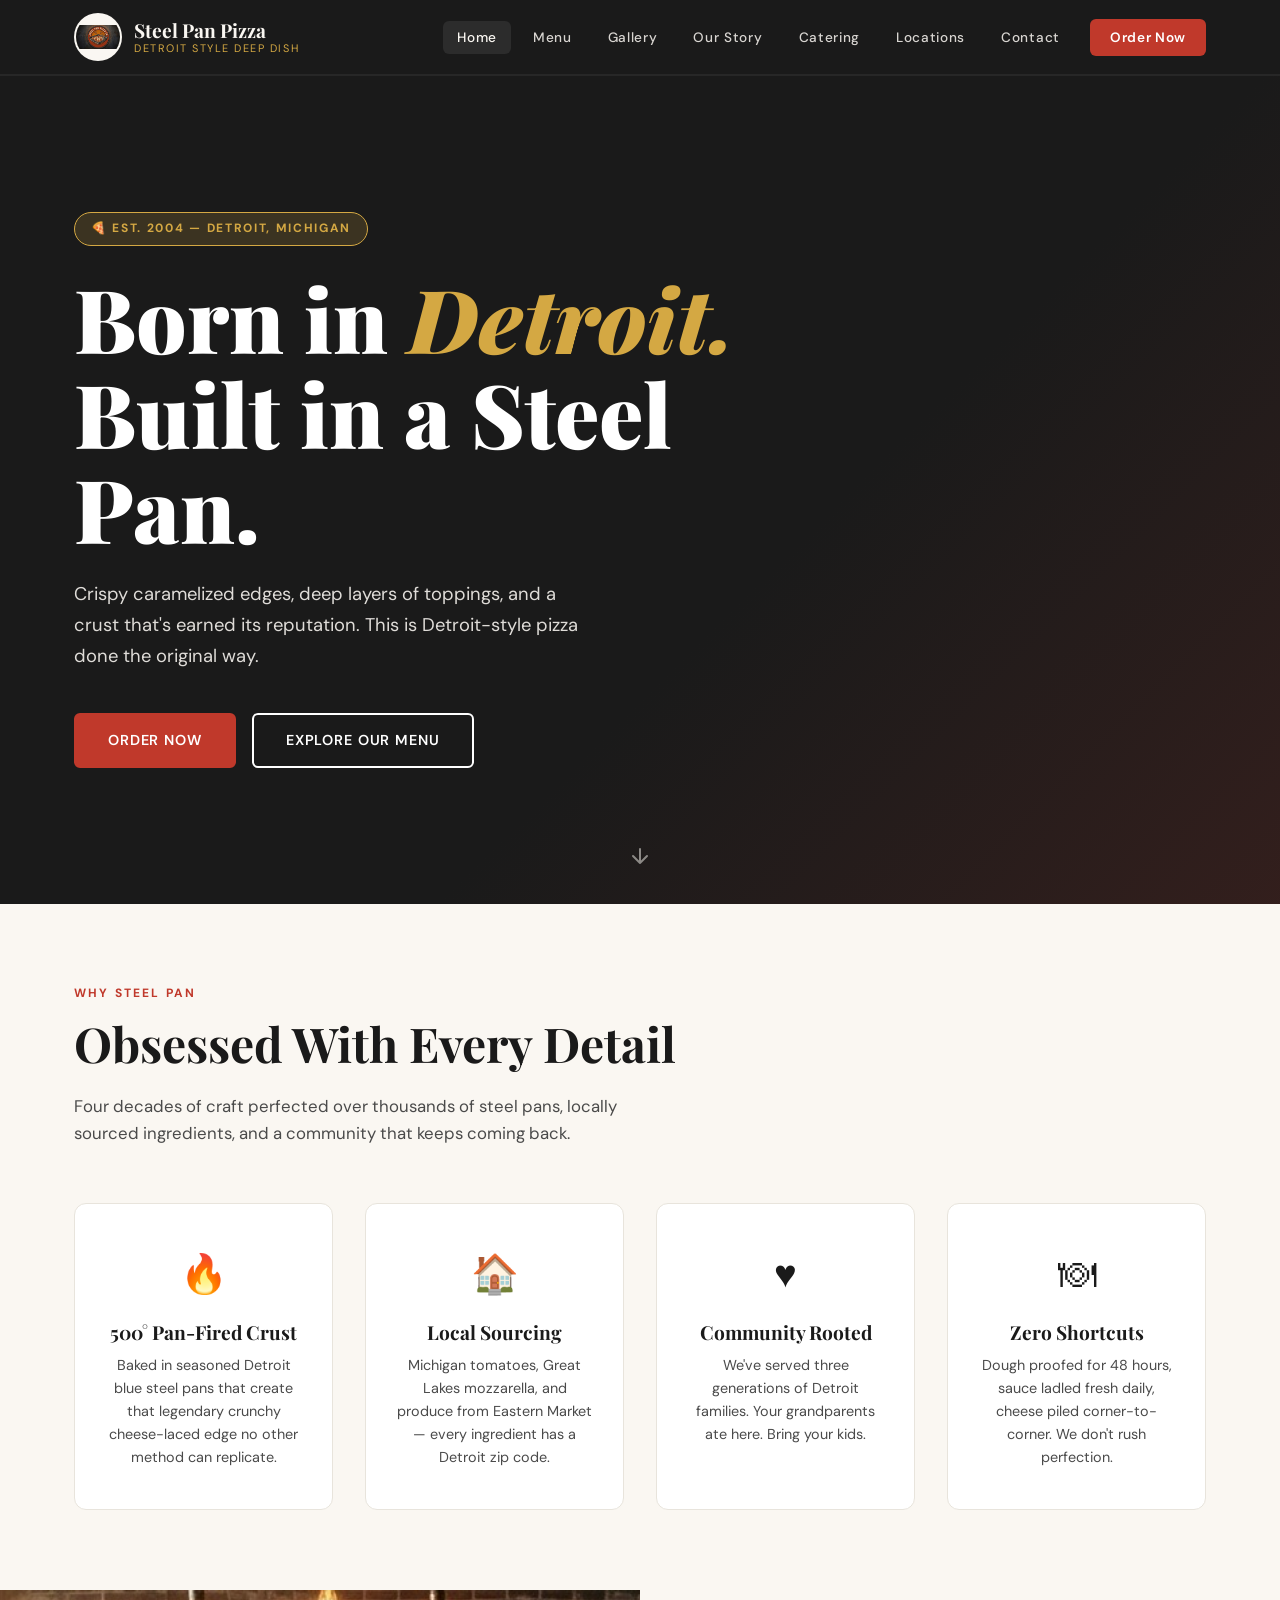
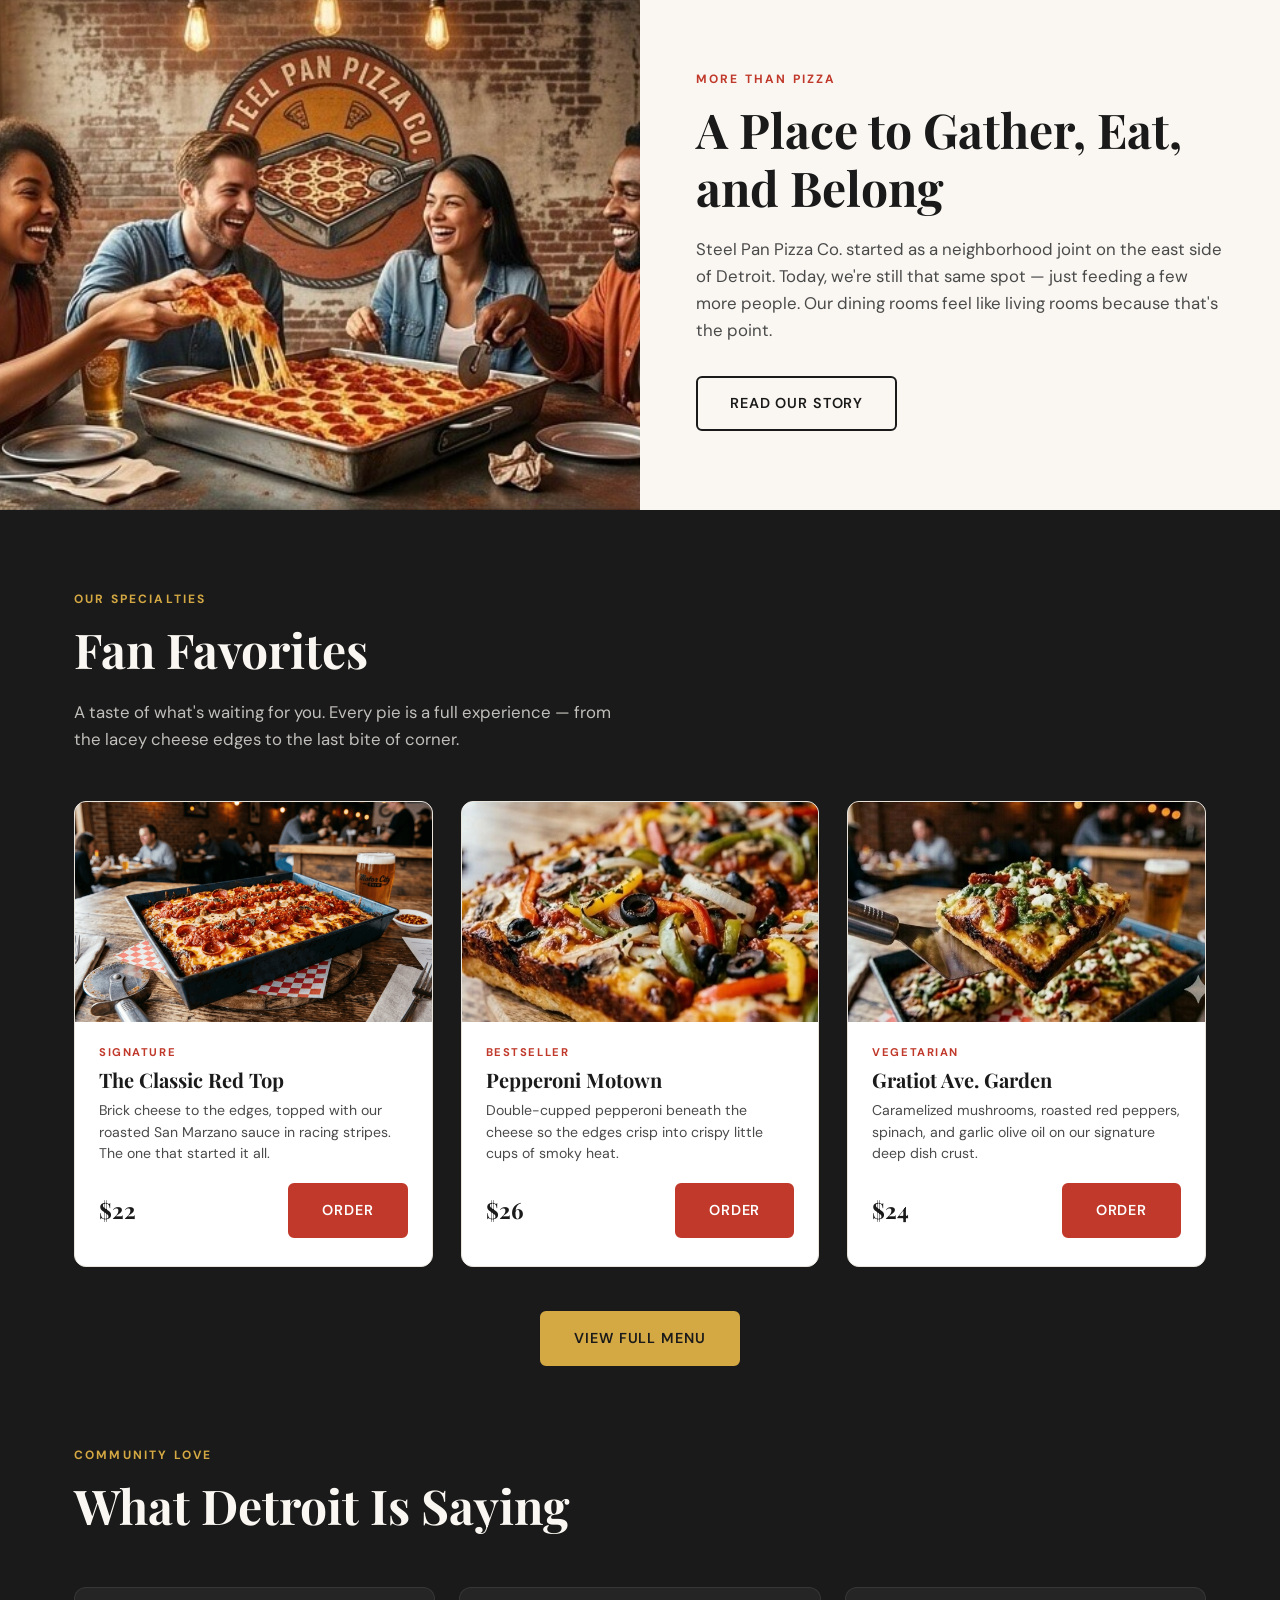
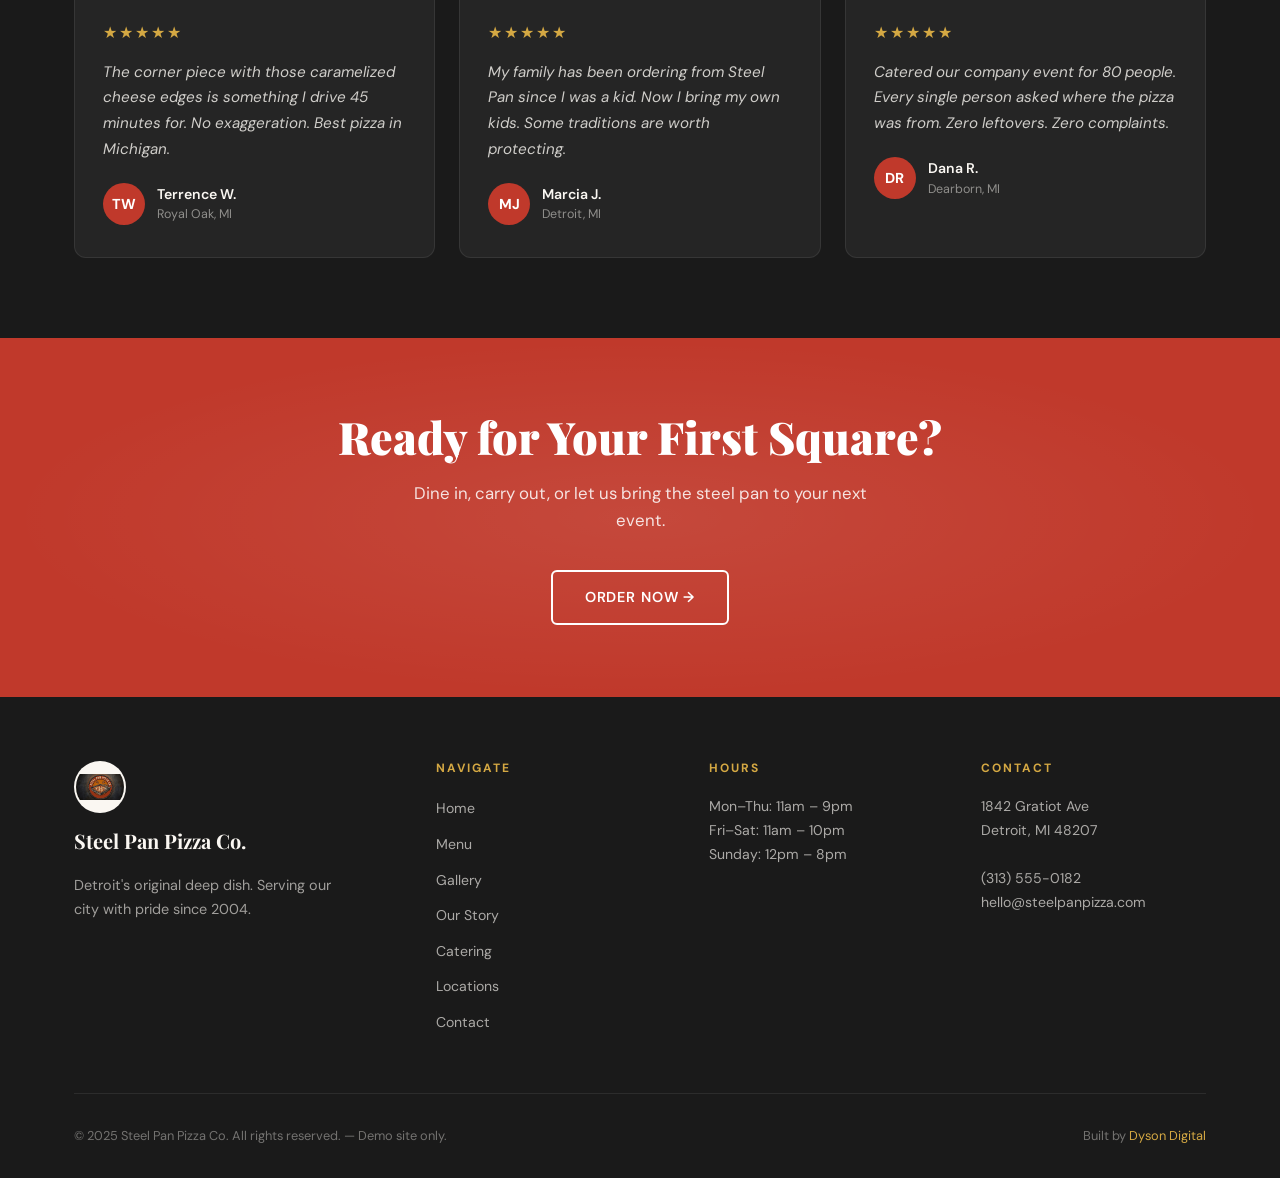
<file: index.html>
<!DOCTYPE html>
<html lang="en">
<head>
  <meta charset="UTF-8">
  <meta name="viewport" content="width=device-width, initial-scale=1.0">
  <meta name="robots" content="noindex, nofollow">
  <title>Steel Pan Pizza Co. — Detroit-Style Deep Dish</title>
  <meta name="description" content="Detroit's original steel pan deep dish pizza. Bold flavors, crispy edges, and community pride baked into every square.">
  <meta name="author" content="Steel Pan Pizza Co.">
  <meta name="theme-color" content="#1a1a1a">

  <!-- Favicon -->
  <link rel="icon" type="image/png" href="images/pizzalogo.PNG">
  <link rel="apple-touch-icon" href="images/pizzalogo.PNG">
  <link rel="icon" type="image/png" href="favicon.png">

  <!-- Open Graph -->
  <meta property="og:type" content="website">
  <meta property="og:site_name" content="Steel Pan Pizza Co.">
  <meta property="og:title" content="Steel Pan Pizza Co. — Detroit-Style Deep Dish">
  <meta property="og:description" content="Detroit's original steel pan deep dish pizza. Bold flavors, crispy edges, and community pride baked into every square.">
  <meta property="og:image" content="images/herosectionpizza.jpg">
  <meta property="og:url" content="index.html">

  <!-- Twitter Card -->
  <meta name="twitter:card" content="summary_large_image">
  <meta name="twitter:title" content="Steel Pan Pizza Co.">
  <meta name="twitter:description" content="Detroit's original steel pan deep dish pizza.">
  <meta name="twitter:image" content="images/herosectionpizza.jpg">

  <!-- Schema.org: Restaurant -->
  <script type="application/ld+json">
  {
    "@context": "https://schema.org",
    "@type": "Restaurant",
    "name": "Steel Pan Pizza Co.",
    "description": "Detroit's original steel pan deep dish pizza. Bold flavors, crispy edges, and community pride baked into every square.",
    "url": "index.html",
    "logo": "images/pizzalogo.PNG",
    "image": "images/herosectionpizza.jpg",
    "servesCuisine": "Pizza, Detroit-Style Deep Dish",
    "priceRange": "$$",
    "telephone": "(313) 555-0182",
    "address": {
      "@type": "PostalAddress",
      "streetAddress": "1842 Gratiot Ave",
      "addressLocality": "Detroit",
      "addressRegion": "MI",
      "postalCode": "48207",
      "addressCountry": "US"
    },
    "openingHoursSpecification": [
      { "@type": "OpeningHoursSpecification", "dayOfWeek": ["Monday","Tuesday","Wednesday","Thursday"], "opens": "11:00", "closes": "21:00" },
      { "@type": "OpeningHoursSpecification", "dayOfWeek": ["Friday","Saturday"], "opens": "11:00", "closes": "22:00" },
      { "@type": "OpeningHoursSpecification", "dayOfWeek": ["Sunday"], "opens": "12:00", "closes": "20:00" }
    ]
  }
  </script>

  <link rel="stylesheet" href="style.css">
  <link rel="preconnect" href="https://fonts.googleapis.com">
  <link rel="preconnect" href="https://fonts.gstatic.com" crossorigin>
</head>
<body>

  <!-- NAVBAR -->
  <nav class="navbar" role="navigation" aria-label="Main navigation">
    <div class="nav-inner">
      <a href="index.html" class="nav-logo" aria-label="Steel Pan Pizza Co. Home">
        <img src="images/pizzalogo.PNG" alt="Steel Pan Pizza Co. Logo" class="nav-logo-img">
        <div class="nav-logo-text">
          Steel Pan Pizza
          <span>Detroit Style Deep Dish</span>
        </div>
      </a>
      <ul class="nav-links" role="list">
        <li><a href="index.html" class="active">Home</a></li>
        <li><a href="menu.html">Menu</a></li>
        <li><a href="gallery.html">Gallery</a></li>
        <li><a href="story.html">Our Story</a></li>
        <li><a href="catering.html">Catering</a></li>
        <li><a href="locations.html">Locations</a></li>
        <li><a href="contact.html">Contact</a></li>
        <li><a href="#" class="nav-cta demo-trigger">Order Now</a></li>
      </ul>
      <button class="hamburger" id="hamburgerBtn" aria-label="Open menu" aria-expanded="false" aria-controls="mobileMenu">
        <span></span>
        <span></span>
        <span></span>
      </button>
    </div>
  </nav>

  <!-- MOBILE MENU -->
  <div class="mobile-menu" id="mobileMenu" role="dialog" aria-modal="true" aria-label="Mobile navigation" aria-hidden="true">
    <button class="mobile-menu-close" id="mobileMenuClose" aria-label="Close menu">&#x2715;</button>
    <a href="index.html">Home</a>
    <a href="menu.html">Menu</a>
    <a href="gallery.html">Gallery</a>
    <a href="story.html">Our Story</a>
    <a href="catering.html">Catering</a>
    <a href="locations.html">Locations</a>
    <a href="contact.html">Contact</a>
    <a href="#" class="nav-cta-mobile demo-trigger">Order Now</a>
  </div>

  <!-- HERO -->
  <section class="hero" aria-label="Hero">
    <video class="hero-video" autoplay muted playsinline aria-hidden="true">
      <source src="videos/Steel-pizza-pan-video.MP4" type="video/mp4">
    </video>
    <div class="hero-overlay"></div>
    <div class="container">
      <div class="hero-content">
        <span class="hero-badge">&#127829; Est. 2004 &mdash; Detroit, Michigan</span>
        <h1 class="hero-title">
          Born in <em>Detroit.</em><br>
          Built in a Steel Pan.
        </h1>
        <p class="hero-desc">
          Crispy caramelized edges, deep layers of toppings, and a crust that's earned its reputation. This is Detroit-style pizza done the original way.
        </p>
        <div class="hero-actions">
          <a href="#" class="btn btn-primary demo-trigger">Order Now</a>
          <a href="menu.html" class="btn btn-outline">Explore Our Menu</a>
        </div>
      </div>
    </div>
    <div class="hero-scroll" aria-hidden="true">
      <svg viewBox="0 0 24 24" fill="none" stroke-width="2" stroke-linecap="round" stroke-linejoin="round" aria-hidden="true">
        <path d="M12 5v14M5 12l7 7 7-7"/>
      </svg>
    </div>
  </section>

  <!-- PILLARS -->
  <section class="section section--cream" aria-labelledby="pillars-title">
    <div class="container">
      <span class="section-label">Why Steel Pan</span>
      <h2 class="section-title" id="pillars-title">Obsessed With Every Detail</h2>
      <p class="section-subtitle">Four decades of craft perfected over thousands of steel pans, locally sourced ingredients, and a community that keeps coming back.</p>
      <div class="pillars-grid">
        <div class="pillar-card fade-up">
          <span class="pillar-icon">&#128293;</span>
          <h3>500° Pan-Fired Crust</h3>
          <p>Baked in seasoned Detroit blue steel pans that create that legendary crunchy cheese-laced edge no other method can replicate.</p>
        </div>
        <div class="pillar-card fade-up">
          <span class="pillar-icon">&#127968;</span>
          <h3>Local Sourcing</h3>
          <p>Michigan tomatoes, Great Lakes mozzarella, and produce from Eastern Market — every ingredient has a Detroit zip code.</p>
        </div>
        <div class="pillar-card fade-up">
          <span class="pillar-icon">&#9829;&#65039;</span>
          <h3>Community Rooted</h3>
          <p>We've served three generations of Detroit families. Your grandparents ate here. Bring your kids.</p>
        </div>
        <div class="pillar-card fade-up">
          <span class="pillar-icon">&#127869;</span>
          <h3>Zero Shortcuts</h3>
          <p>Dough proofed for 48 hours, sauce ladled fresh daily, cheese piled corner-to-corner. We don't rush perfection.</p>
        </div>
      </div>
    </div>
  </section>

  <!-- SPLIT: FRIENDS EATING -->
  <section class="split" aria-label="About Steel Pan Pizza">
    <img src="images/friendseatingpizza.jpg" alt="Friends sharing Detroit-style pizza" class="split-img" loading="lazy">
    <div class="split-body">
      <span class="section-label">More Than Pizza</span>
      <h2 class="section-title">A Place to Gather, Eat, and Belong</h2>
      <p class="section-subtitle">Steel Pan Pizza Co. started as a neighborhood joint on the east side of Detroit. Today, we're still that same spot — just feeding a few more people. Our dining rooms feel like living rooms because that's the point.</p>
      <div>
        <a href="story.html" class="btn btn-outline-dark">Read Our Story</a>
      </div>
    </div>
  </section>

  <!-- MENU PREVIEW -->
  <section class="section section--dark" aria-labelledby="menu-preview-title">
    <div class="container">
      <span class="section-label">Our Specialties</span>
      <h2 class="section-title" id="menu-preview-title">Fan Favorites</h2>
      <p class="section-subtitle">A taste of what's waiting for you. Every pie is a full experience — from the lacey cheese edges to the last bite of corner.</p>
      <div class="menu-grid mt-48">
        <article class="menu-card fade-up">
          <img src="images/menupicture1.PNG" alt="Classic Detroit Red Top pizza" class="menu-card-img" loading="lazy">
          <div class="menu-card-body">
            <span class="menu-card-tag">Signature</span>
            <h3>The Classic Red Top</h3>
            <p>Brick cheese to the edges, topped with our roasted San Marzano sauce in racing stripes. The one that started it all.</p>
            <div class="menu-card-footer">
              <span class="menu-price">$22</span>
              <a href="#" class="btn btn-primary demo-trigger">Order</a>
            </div>
          </div>
        </article>
        <article class="menu-card fade-up">
          <img src="images/menupicture2.jpg" alt="Pepperoni Motown pizza" class="menu-card-img" loading="lazy">
          <div class="menu-card-body">
            <span class="menu-card-tag">Bestseller</span>
            <h3>Pepperoni Motown</h3>
            <p>Double-cupped pepperoni beneath the cheese so the edges crisp into crispy little cups of smoky heat.</p>
            <div class="menu-card-footer">
              <span class="menu-price">$26</span>
              <a href="#" class="btn btn-primary demo-trigger">Order</a>
            </div>
          </div>
        </article>
        <article class="menu-card fade-up">
          <img src="images/menupicture3.jpg" alt="Gratiot Ave Garden pizza" class="menu-card-img" loading="lazy">
          <div class="menu-card-body">
            <span class="menu-card-tag">Vegetarian</span>
            <h3>Gratiot Ave. Garden</h3>
            <p>Caramelized mushrooms, roasted red peppers, spinach, and garlic olive oil on our signature deep dish crust.</p>
            <div class="menu-card-footer">
              <span class="menu-price">$24</span>
              <a href="#" class="btn btn-primary demo-trigger">Order</a>
            </div>
          </div>
        </article>
      </div>
      <div class="mt-44 text-center">
        <a href="menu.html" class="btn btn-gold">View Full Menu</a>
      </div>
    </div>
  </section>

  <!-- TESTIMONIALS -->
  <section class="section section--dark section--no-top-pad" aria-labelledby="reviews-title">
    <div class="container">
      <span class="section-label">Community Love</span>
      <h2 class="section-title" id="reviews-title">What Detroit Is Saying</h2>
      <div class="testimonials-grid">
        <div class="testimonial-card fade-up">
          <div class="testimonial-stars">&#9733;&#9733;&#9733;&#9733;&#9733;</div>
          <p>The corner piece with those caramelized cheese edges is something I drive 45 minutes for. No exaggeration. Best pizza in Michigan.</p>
          <div class="testimonial-author">
            <div class="testimonial-avatar">TW</div>
            <div>
              <div class="testimonial-name">Terrence W.</div>
              <div class="testimonial-location">Royal Oak, MI</div>
            </div>
          </div>
        </div>
        <div class="testimonial-card fade-up">
          <div class="testimonial-stars">&#9733;&#9733;&#9733;&#9733;&#9733;</div>
          <p>My family has been ordering from Steel Pan since I was a kid. Now I bring my own kids. Some traditions are worth protecting.</p>
          <div class="testimonial-author">
            <div class="testimonial-avatar">MJ</div>
            <div>
              <div class="testimonial-name">Marcia J.</div>
              <div class="testimonial-location">Detroit, MI</div>
            </div>
          </div>
        </div>
        <div class="testimonial-card fade-up">
          <div class="testimonial-stars">&#9733;&#9733;&#9733;&#9733;&#9733;</div>
          <p>Catered our company event for 80 people. Every single person asked where the pizza was from. Zero leftovers. Zero complaints.</p>
          <div class="testimonial-author">
            <div class="testimonial-avatar">DR</div>
            <div>
              <div class="testimonial-name">Dana R.</div>
              <div class="testimonial-location">Dearborn, MI</div>
            </div>
          </div>
        </div>
      </div>
    </div>
  </section>

  <!-- CTA BAND -->
  <div class="cta-band">
    <h2>Ready for Your First Square?</h2>
    <p>Dine in, carry out, or let us bring the steel pan to your next event.</p>
    <a href="#" class="btn btn-outline demo-trigger">Order Now &rarr;</a>
  </div>

  <!-- FOOTER -->
  <footer class="footer">
    <div class="container">
      <div class="footer-grid">
        <div class="footer-brand">
          <img src="images/pizzalogo.PNG" alt="Steel Pan Pizza Co." class="footer-logo-img" loading="lazy">
          <div class="footer-logo-name">Steel Pan Pizza Co.</div>
          <p>Detroit's original deep dish. Serving our city with pride since 2004.</p>
        </div>
        <div class="footer-col">
          <h4>Navigate</h4>
          <ul>
            <li><a href="index.html">Home</a></li>
            <li><a href="menu.html">Menu</a></li>
            <li><a href="gallery.html">Gallery</a></li>
            <li><a href="story.html">Our Story</a></li>
            <li><a href="catering.html">Catering</a></li>
            <li><a href="locations.html">Locations</a></li>
            <li><a href="contact.html">Contact</a></li>
          </ul>
        </div>
        <div class="footer-col">
          <h4>Hours</h4>
          <p>Mon&ndash;Thu: 11am &ndash; 9pm<br>
          Fri&ndash;Sat: 11am &ndash; 10pm<br>
          Sunday: 12pm &ndash; 8pm</p>
        </div>
        <div class="footer-col">
          <h4>Contact</h4>
          <p>1842 Gratiot Ave<br>
          Detroit, MI 48207<br><br>
          (313) 555-0182<br>
          hello@steelpanpizza.com</p>
        </div>
      </div>
      <div class="footer-bottom">
        <p>&copy; 2025 Steel Pan Pizza Co. All rights reserved. &mdash; Demo site only.</p>
        <p>Built by <a href="https://dysondigital.com" target="_blank" rel="noopener noreferrer">Dyson Digital</a></p>
      </div>
    </div>
  </footer>

  <!-- DEMO MODAL -->
  <div class="demo-modal-bg" id="demoModal" role="dialog" aria-modal="true" aria-labelledby="demoModalTitle">
    <div class="demo-modal">
      <span class="demo-modal-icon">&#128203;</span>
      <h2 id="demoModalTitle">Demo Site Notice</h2>
      <p>This is a <strong>demo site</strong> built for portfolio display purposes only. No orders can be placed, and no transactions will be processed.</p>
      <button class="demo-modal-close-btn" id="demoModalClose">Got It</button>
      <p class="demo-modal-built">Built by <strong>Dyson Digital</strong></p>
    </div>
  </div>

  <!-- NAV SCRIPT — bottom of body per Gold Standard -->
  <script>
    const hamburgerBtn = document.getElementById('hamburgerBtn');
    const mobileMenu = document.getElementById('mobileMenu');
    const mobileMenuClose = document.getElementById('mobileMenuClose');

    function openMenu() {
      mobileMenu.classList.add('is-open');
      mobileMenu.setAttribute('aria-hidden', 'false');
      hamburgerBtn.setAttribute('aria-expanded', 'true');
      document.body.style.overflow = 'hidden';
    }

    function closeMenu() {
      mobileMenu.classList.remove('is-open');
      mobileMenu.setAttribute('aria-hidden', 'true');
      hamburgerBtn.setAttribute('aria-expanded', 'false');
      document.body.style.overflow = '';
    }

    hamburgerBtn.addEventListener('click', openMenu);
    mobileMenuClose.addEventListener('click', closeMenu);

    mobileMenu.addEventListener('click', (e) => {
      if (e.target.closest('a')) closeMenu();
    });

    document.addEventListener('keydown', (e) => {
      if (e.key === 'Escape') closeMenu();
    });

    // Demo Modal
    const demoModal = document.getElementById('demoModal');
    const demoModalClose = document.getElementById('demoModalClose');

    document.querySelectorAll('.demo-trigger').forEach(btn => {
      btn.addEventListener('click', (e) => {
        e.preventDefault();
        demoModal.classList.add('is-open');
      });
    });

    demoModalClose.addEventListener('click', () => {
      demoModal.classList.remove('is-open');
    });

    demoModal.addEventListener('click', (e) => {
      if (e.target === demoModal) demoModal.classList.remove('is-open');
    });

    // Scroll Animations
    const fadeEls = document.querySelectorAll('.fade-up');
    const observer = new IntersectionObserver((entries) => {
      entries.forEach(entry => {
        if (entry.isIntersecting) {
          entry.target.classList.add('is-visible');
          observer.unobserve(entry.target);
        }
      });
    }, { threshold: 0.12 });
    fadeEls.forEach(el => observer.observe(el));
  </script>
</body>
</html>
</file>
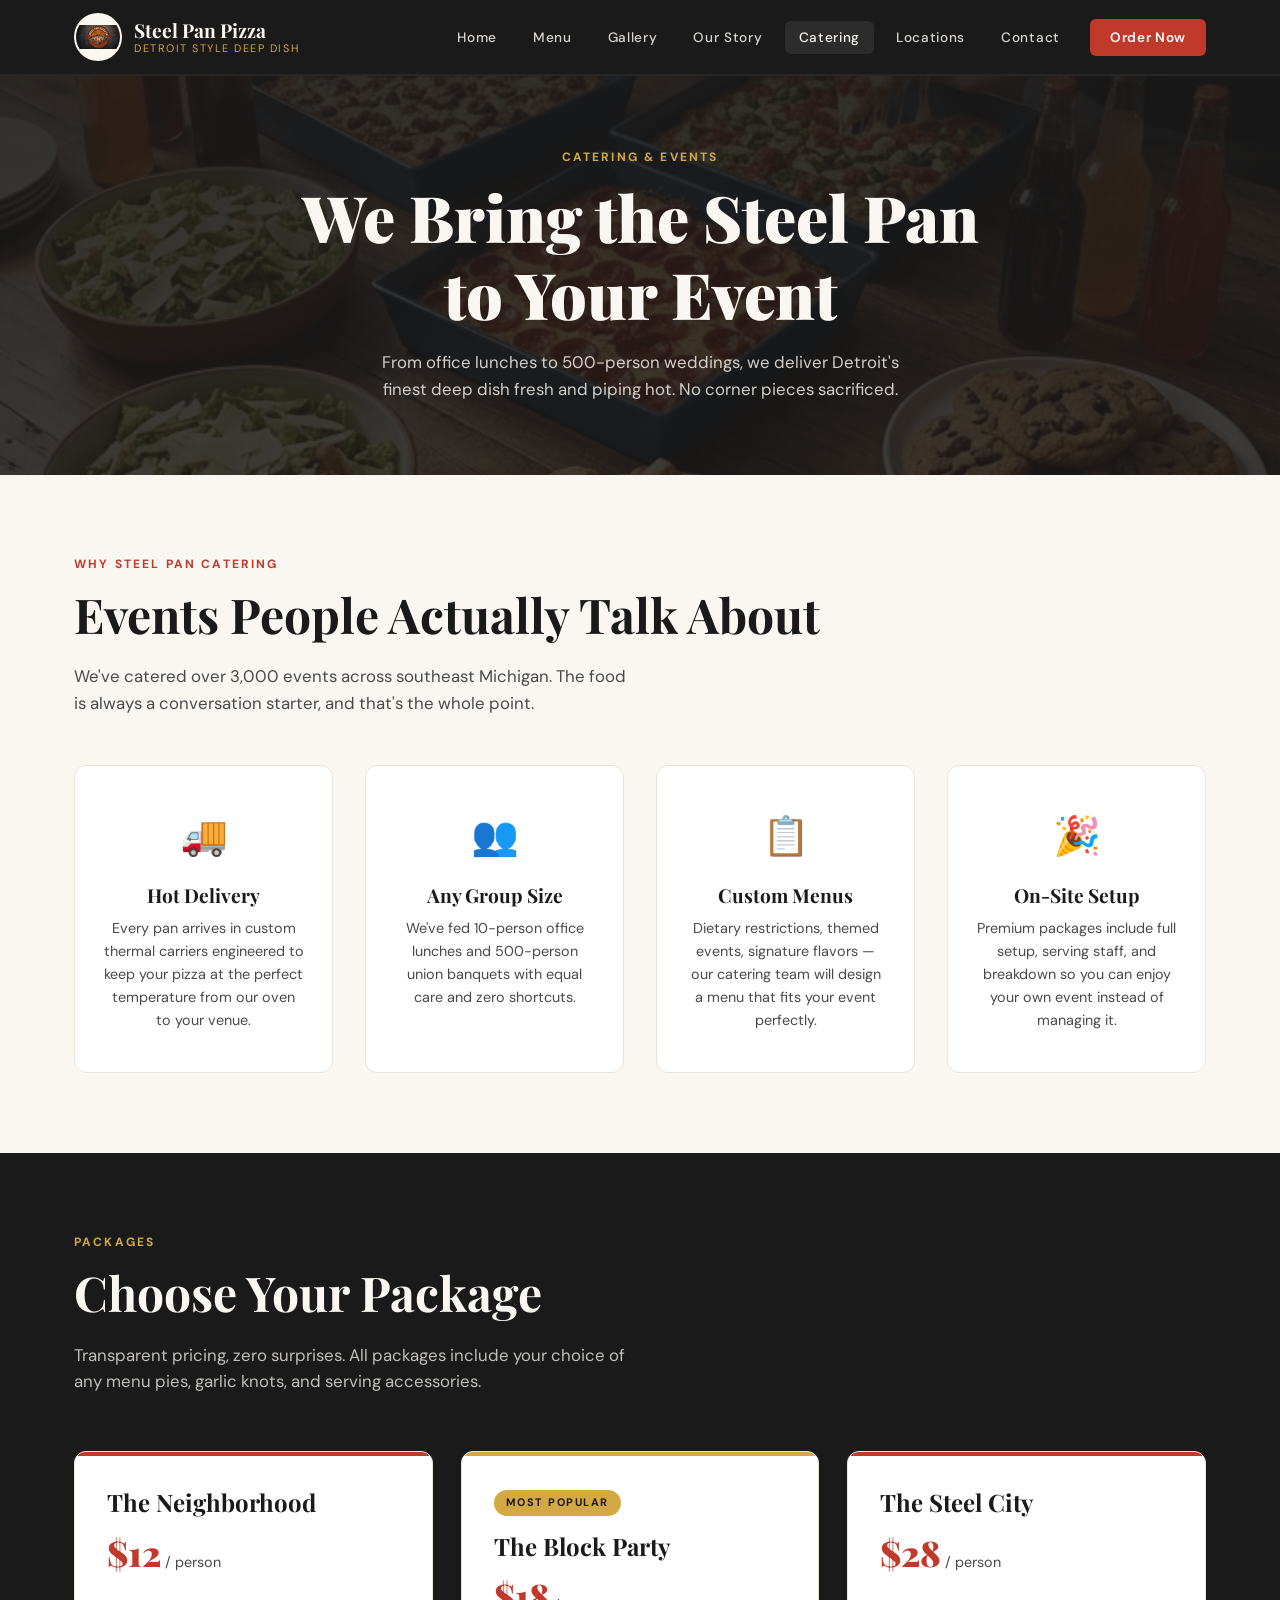
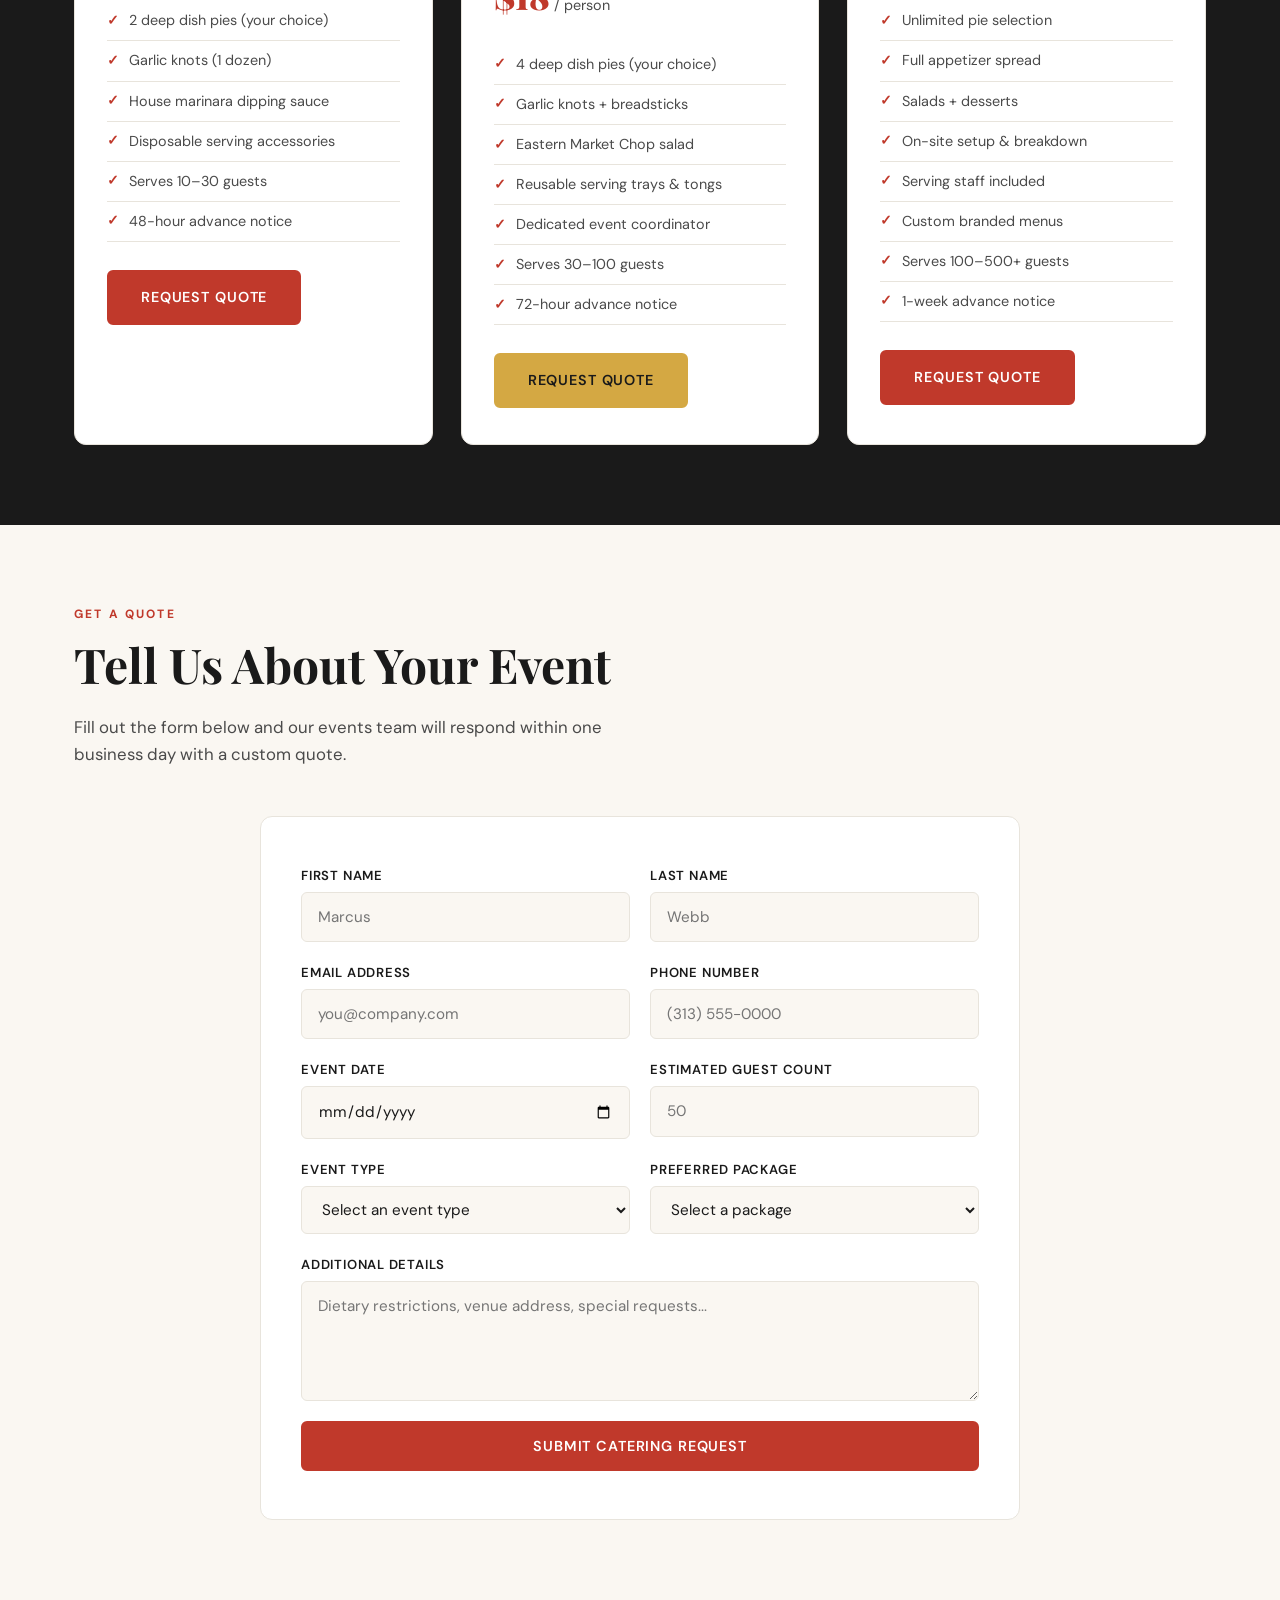
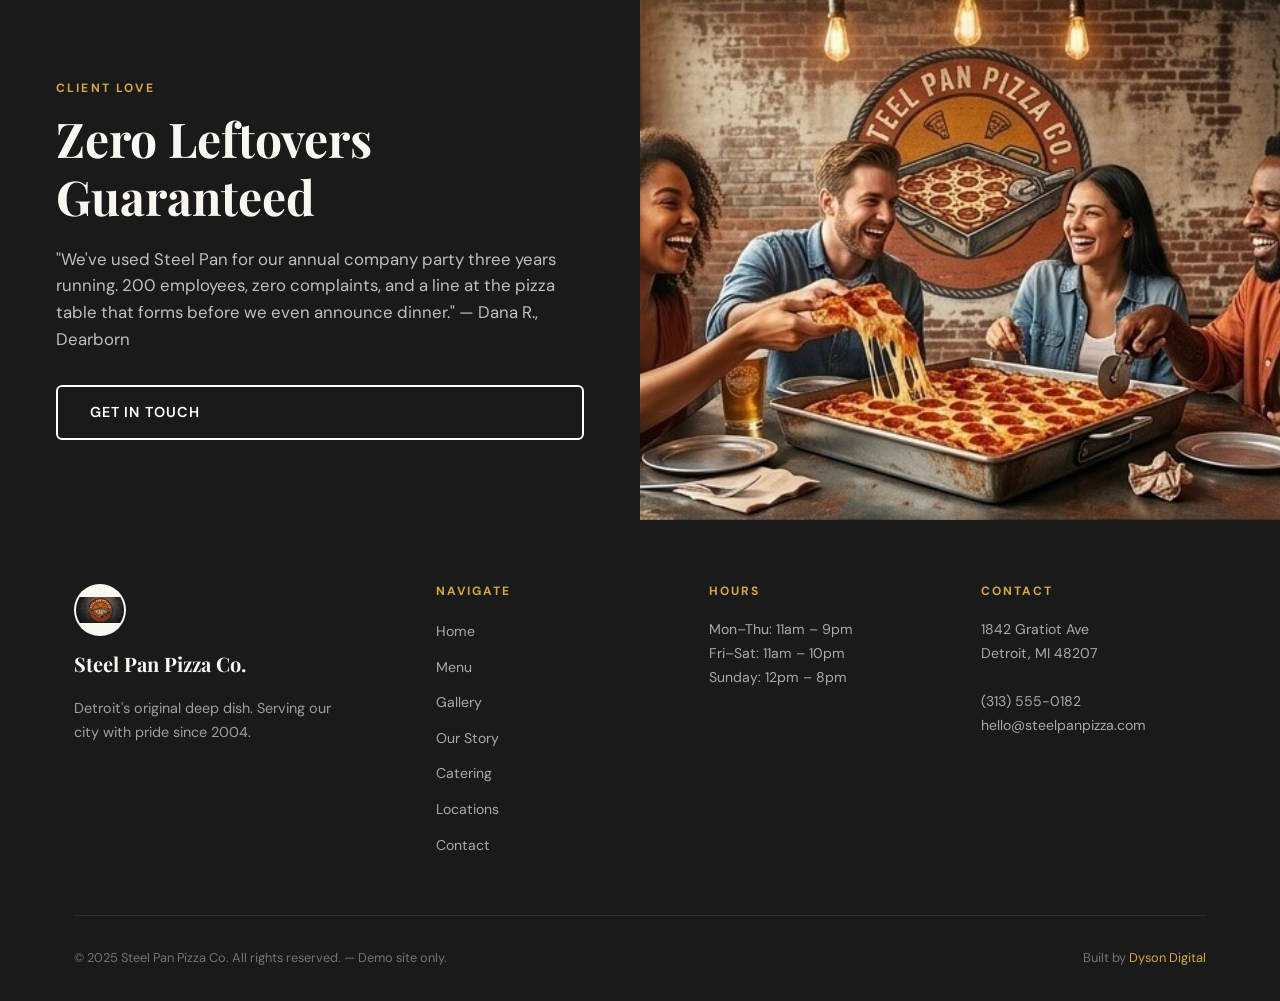
<file: catering.html>
<!DOCTYPE html>
<html lang="en">
<head>
  <meta charset="UTF-8">
  <meta name="viewport" content="width=device-width, initial-scale=1.0">
  <meta name="robots" content="noindex, nofollow">
  <title>Catering — Steel Pan Pizza Co.</title>
  <meta name="description" content="Steel Pan Pizza Co. catering for corporate events, weddings, and private parties across metro Detroit.">
  <meta name="author" content="Steel Pan Pizza Co.">
  <meta name="theme-color" content="#1a1a1a">

  <!-- Favicon -->
  <link rel="icon" type="image/png" href="images/pizzalogo.PNG">
  <link rel="apple-touch-icon" href="images/pizzalogo.PNG">
  <link rel="icon" type="image/png" href="favicon.png">
 
  <!-- Open Graph -->
  <meta property="og:type" content="website">
  <meta property="og:site_name" content="Steel Pan Pizza Co.">
  <meta property="og:title" content="Catering — Steel Pan Pizza Co.">
  <meta property="og:description" content="Steel Pan Pizza Co. catering for corporate events, weddings, and private parties across metro Detroit.">
  <meta property="og:image" content="images/friendseatingpizza.jpg">
  <meta property="og:url" content="catering.html">

  <!-- Twitter Card -->
  <meta name="twitter:card" content="summary_large_image">
  <meta name="twitter:title" content="Catering — Steel Pan Pizza Co.">
  <meta name="twitter:description" content="Detroit deep dish catering for any size event across metro Detroit.">
  <meta name="twitter:image" content="images/friendseatingpizza.jpg">

  <!-- Schema.org: FoodService / Catering -->
  <script type="application/ld+json">
  {
    "@context": "https://schema.org",
    "@type": "FoodService",
    "name": "Steel Pan Pizza Co. — Catering",
    "description": "Catering for corporate events, weddings, and private parties across metro Detroit.",
    "url": "catering.html",
    "provider": {
      "@type": "Restaurant",
      "name": "Steel Pan Pizza Co.",
      "telephone": "(313) 555-0182",
      "address": {
        "@type": "PostalAddress",
        "streetAddress": "1842 Gratiot Ave",
        "addressLocality": "Detroit",
        "addressRegion": "MI",
        "postalCode": "48207",
        "addressCountry": "US"
      }
    }
  }
  </script>

  <link rel="stylesheet" href="style.css">
  <link rel="preconnect" href="https://fonts.googleapis.com">
  <link rel="preconnect" href="https://fonts.gstatic.com" crossorigin>
</head>
<body>

  <!-- NAVBAR -->
  <nav class="navbar" role="navigation" aria-label="Main navigation">
    <div class="nav-inner">
      <a href="index.html" class="nav-logo" aria-label="Steel Pan Pizza Co. Home">
        <img src="images/pizzalogo.PNG" alt="Steel Pan Pizza Co. Logo" class="nav-logo-img">
        <div class="nav-logo-text">
          Steel Pan Pizza
          <span>Detroit Style Deep Dish</span>
        </div>
      </a>
      <ul class="nav-links" role="list">
        <li><a href="index.html">Home</a></li>
        <li><a href="menu.html">Menu</a></li>
        <li><a href="gallery.html">Gallery</a></li>
        <li><a href="story.html">Our Story</a></li>
        <li><a href="catering.html" class="active">Catering</a></li>
        <li><a href="locations.html">Locations</a></li>
        <li><a href="contact.html">Contact</a></li>
        <li><a href="#" class="nav-cta demo-trigger">Order Now</a></li>
      </ul>
      <button class="hamburger" id="hamburgerBtn" aria-label="Open menu" aria-expanded="false" aria-controls="mobileMenu">
        <span></span><span></span><span></span>
      </button>
    </div>
  </nav>

  <!-- MOBILE MENU -->
  <div class="mobile-menu" id="mobileMenu" role="dialog" aria-modal="true" aria-label="Mobile navigation" aria-hidden="true">
    <button class="mobile-menu-close" id="mobileMenuClose" aria-label="Close menu">&#x2715;</button>
    <a href="index.html">Home</a>
    <a href="menu.html">Menu</a>
    <a href="gallery.html">Gallery</a>
    <a href="story.html">Our Story</a>
    <a href="catering.html">Catering</a>
    <a href="locations.html">Locations</a>
    <a href="contact.html">Contact</a>
    <a href="#" class="nav-cta-mobile demo-trigger">Order Now</a>
  </div>

  <!-- PAGE HEADER -->
  <header class="page-header page-header--img">
    <img src="images/thepartyspread.png" alt="A catering spread of Steel Pan deep dish pizzas" class="page-header-bg" loading="eager">
    <div class="container page-header-inner">
      <span class="section-label">Catering &amp; Events</span>
      <h1>We Bring the Steel Pan<br>to Your Event</h1>
      <p>From office lunches to 500-person weddings, we deliver Detroit's finest deep dish fresh and piping hot. No corner pieces sacrificed.</p>
    </div>
  </header>

  <!-- WHY CATER -->
  <section class="section section--cream" aria-labelledby="why-cater-title">
    <div class="container">
      <span class="section-label">Why Steel Pan Catering</span>
      <h2 class="section-title" id="why-cater-title">Events People Actually Talk About</h2>
      <p class="section-subtitle">We've catered over 3,000 events across southeast Michigan. The food is always a conversation starter, and that's the whole point.</p>
      <div class="pillars-grid mt-48">
        <div class="pillar-card fade-up">
          <span class="pillar-icon">&#128666;</span>
          <h3>Hot Delivery</h3>
          <p>Every pan arrives in custom thermal carriers engineered to keep your pizza at the perfect temperature from our oven to your venue.</p>
        </div>
        <div class="pillar-card fade-up">
          <span class="pillar-icon">&#128101;</span>
          <h3>Any Group Size</h3>
          <p>We've fed 10-person office lunches and 500-person union banquets with equal care and zero shortcuts.</p>
        </div>
        <div class="pillar-card fade-up">
          <span class="pillar-icon">&#128203;</span>
          <h3>Custom Menus</h3>
          <p>Dietary restrictions, themed events, signature flavors — our catering team will design a menu that fits your event perfectly.</p>
        </div>
        <div class="pillar-card fade-up">
          <span class="pillar-icon">&#127881;</span>
          <h3>On-Site Setup</h3>
          <p>Premium packages include full setup, serving staff, and breakdown so you can enjoy your own event instead of managing it.</p>
        </div>
      </div>
    </div>
  </section>

  <!-- PACKAGES -->
  <section class="section section--dark" aria-labelledby="packages-title">
    <div class="container">
      <span class="section-label">Packages</span>
      <h2 class="section-title" id="packages-title">Choose Your Package</h2>
      <p class="section-subtitle">Transparent pricing, zero surprises. All packages include your choice of any menu pies, garlic knots, and serving accessories.</p>
      <div class="catering-packages">

        <div class="package-card fade-up">
          <h3>The Neighborhood</h3>
          <div class="package-price">$12<span> / person</span></div>
          <ul class="package-features">
            <li>2 deep dish pies (your choice)</li>
            <li>Garlic knots (1 dozen)</li>
            <li>House marinara dipping sauce</li>
            <li>Disposable serving accessories</li>
            <li>Serves 10&ndash;30 guests</li>
            <li>48-hour advance notice</li>
          </ul>
          <a href="#catering-form" class="btn btn-primary demo-trigger">Request Quote</a>
        </div>

        <div class="package-card featured fade-up">
          <span class="package-badge">Most Popular</span>
          <h3>The Block Party</h3>
          <div class="package-price">$18<span> / person</span></div>
          <ul class="package-features">
            <li>4 deep dish pies (your choice)</li>
            <li>Garlic knots + breadsticks</li>
            <li>Eastern Market Chop salad</li>
            <li>Reusable serving trays &amp; tongs</li>
            <li>Dedicated event coordinator</li>
            <li>Serves 30&ndash;100 guests</li>
            <li>72-hour advance notice</li>
          </ul>
          <a href="#catering-form" class="btn btn-gold demo-trigger">Request Quote</a>
        </div>

        <div class="package-card fade-up">
          <h3>The Steel City</h3>
          <div class="package-price">$28<span> / person</span></div>
          <ul class="package-features">
            <li>Unlimited pie selection</li>
            <li>Full appetizer spread</li>
            <li>Salads + desserts</li>
            <li>On-site setup &amp; breakdown</li>
            <li>Serving staff included</li>
            <li>Custom branded menus</li>
            <li>Serves 100&ndash;500+ guests</li>
            <li>1-week advance notice</li>
          </ul>
          <a href="#catering-form" class="btn btn-primary demo-trigger">Request Quote</a>
        </div>

      </div>
    </div>
  </section>

  <!-- CATERING FORM -->
  <section class="section section--cream" id="catering-form" aria-labelledby="form-title">
    <div class="container">
      <span class="section-label">Get a Quote</span>
      <h2 class="section-title" id="form-title">Tell Us About Your Event</h2>
      <p class="section-subtitle">Fill out the form below and our events team will respond within one business day with a custom quote.</p>
      <div class="catering-form-wrap mt-48">
        <div class="form-grid">
          <div class="form-group">
            <label for="first-name">First Name</label>
            <input type="text" id="first-name" name="first-name" placeholder="Marcus" autocomplete="given-name">
          </div>
          <div class="form-group">
            <label for="last-name">Last Name</label>
            <input type="text" id="last-name" name="last-name" placeholder="Webb" autocomplete="family-name">
          </div>
          <div class="form-group">
            <label for="email">Email Address</label>
            <input type="email" id="email" name="email" placeholder="you@company.com" autocomplete="email">
          </div>
          <div class="form-group">
            <label for="phone">Phone Number</label>
            <input type="tel" id="phone" name="phone" placeholder="(313) 555-0000" autocomplete="tel">
          </div>
          <div class="form-group">
            <label for="event-date">Event Date</label>
            <input type="date" id="event-date" name="event-date">
          </div>
          <div class="form-group">
            <label for="guest-count">Estimated Guest Count</label>
            <input type="number" id="guest-count" name="guest-count" placeholder="50" min="10">
          </div>
          <div class="form-group">
            <label for="event-type">Event Type</label>
            <select id="event-type" name="event-type">
              <option value="" disabled selected>Select an event type</option>
              <option>Corporate Lunch / Dinner</option>
              <option>Wedding Reception</option>
              <option>Birthday Party</option>
              <option>Block Party / Community Event</option>
              <option>School / Nonprofit Fundraiser</option>
              <option>Other</option>
            </select>
          </div>
          <div class="form-group">
            <label for="package">Preferred Package</label>
            <select id="package" name="package">
              <option value="" disabled selected>Select a package</option>
              <option>The Neighborhood ($12/person)</option>
              <option>The Block Party ($18/person)</option>
              <option>The Steel City ($28/person)</option>
              <option>Not sure — need guidance</option>
            </select>
          </div>
          <div class="form-group full">
            <label for="message">Additional Details</label>
            <textarea id="message" name="message" placeholder="Dietary restrictions, venue address, special requests..."></textarea>
          </div>
          <div class="form-group full">
            <button type="button" class="btn btn-primary demo-trigger">Submit Catering Request</button>
          </div>
        </div>
      </div>
    </div>
  </section>

  <!-- SPLIT: SOCIAL PROOF -->
  <section class="split split--reverse" aria-label="Catering social proof">
    <img src="images/friendseatingpizza.jpg" alt="Corporate event guests enjoying Steel Pan catering" class="split-img" loading="lazy">
    <div class="split-body section--dark">
      <span class="section-label">Client Love</span>
      <h2 class="section-title">Zero Leftovers Guaranteed</h2>
      <p class="section-subtitle">"We've used Steel Pan for our annual company party three years running. 200 employees, zero complaints, and a line at the pizza table that forms before we even announce dinner." &mdash; Dana R., Dearborn</p>
      <a href="contact.html" class="btn btn-outline">Get in Touch</a>
    </div>
  </section>

  <!-- FOOTER -->
  <footer class="footer">
    <div class="container">
      <div class="footer-grid">
        <div class="footer-brand">
          <img src="images/pizzalogo.PNG" alt="Steel Pan Pizza Co." class="footer-logo-img" loading="lazy">
          <div class="footer-logo-name">Steel Pan Pizza Co.</div>
          <p>Detroit's original deep dish. Serving our city with pride since 2004.</p>
        </div>
        <div class="footer-col">
          <h4>Navigate</h4>
          <ul>
            <li><a href="index.html">Home</a></li>
            <li><a href="menu.html">Menu</a></li>
            <li><a href="gallery.html">Gallery</a></li>
            <li><a href="story.html">Our Story</a></li>
            <li><a href="catering.html">Catering</a></li>
            <li><a href="locations.html">Locations</a></li>
            <li><a href="contact.html">Contact</a></li>
          </ul>
        </div>
        <div class="footer-col">
          <h4>Hours</h4>
          <p>Mon&ndash;Thu: 11am &ndash; 9pm<br>Fri&ndash;Sat: 11am &ndash; 10pm<br>Sunday: 12pm &ndash; 8pm</p>
        </div>
        <div class="footer-col">
          <h4>Contact</h4>
          <p>1842 Gratiot Ave<br>Detroit, MI 48207<br><br>(313) 555-0182<br>hello@steelpanpizza.com</p>
        </div>
      </div>
      <div class="footer-bottom">
        <p>&copy; 2025 Steel Pan Pizza Co. All rights reserved. &mdash; Demo site only.</p>
        <p>Built by <a href="https://dysondigital.com" target="_blank" rel="noopener noreferrer">Dyson Digital</a></p>
      </div>
    </div>
  </footer>

  <!-- DEMO MODAL -->
  <div class="demo-modal-bg" id="demoModal" role="dialog" aria-modal="true" aria-labelledby="demoModalTitle">
    <div class="demo-modal">
      <span class="demo-modal-icon">&#128203;</span>
      <h2 id="demoModalTitle">Demo Site Notice</h2>
      <p>This is a <strong>demo site</strong> built for portfolio display purposes only. No orders can be placed, and no transactions will be processed.</p>
      <button class="demo-modal-close-btn" id="demoModalClose">Got It</button>
      <p class="demo-modal-built">Built by <strong>Dyson Digital</strong></p>
    </div>
  </div>

  <script>
    const hamburgerBtn = document.getElementById('hamburgerBtn');
    const mobileMenu = document.getElementById('mobileMenu');
    const mobileMenuClose = document.getElementById('mobileMenuClose');

    function openMenu() {
      mobileMenu.classList.add('is-open');
      mobileMenu.setAttribute('aria-hidden', 'false');
      hamburgerBtn.setAttribute('aria-expanded', 'true');
      document.body.style.overflow = 'hidden';
    }

    function closeMenu() {
      mobileMenu.classList.remove('is-open');
      mobileMenu.setAttribute('aria-hidden', 'true');
      hamburgerBtn.setAttribute('aria-expanded', 'false');
      document.body.style.overflow = '';
    }

    hamburgerBtn.addEventListener('click', openMenu);
    mobileMenuClose.addEventListener('click', closeMenu);
    mobileMenu.addEventListener('click', (e) => { if (e.target.closest('a')) closeMenu(); });
    document.addEventListener('keydown', (e) => { if (e.key === 'Escape') closeMenu(); });

    const demoModal = document.getElementById('demoModal');
    const demoModalClose = document.getElementById('demoModalClose');
    document.querySelectorAll('.demo-trigger').forEach(btn => {
      btn.addEventListener('click', (e) => { e.preventDefault(); demoModal.classList.add('is-open'); });
    });
    demoModalClose.addEventListener('click', () => demoModal.classList.remove('is-open'));
    demoModal.addEventListener('click', (e) => { if (e.target === demoModal) demoModal.classList.remove('is-open'); });

    const fadeEls = document.querySelectorAll('.fade-up');
    const observer = new IntersectionObserver((entries) => {
      entries.forEach(entry => { if (entry.isIntersecting) { entry.target.classList.add('is-visible'); observer.unobserve(entry.target); } });
    }, { threshold: 0.1 });
    fadeEls.forEach(el => observer.observe(el));
  </script>
</body>
</html>
</file>
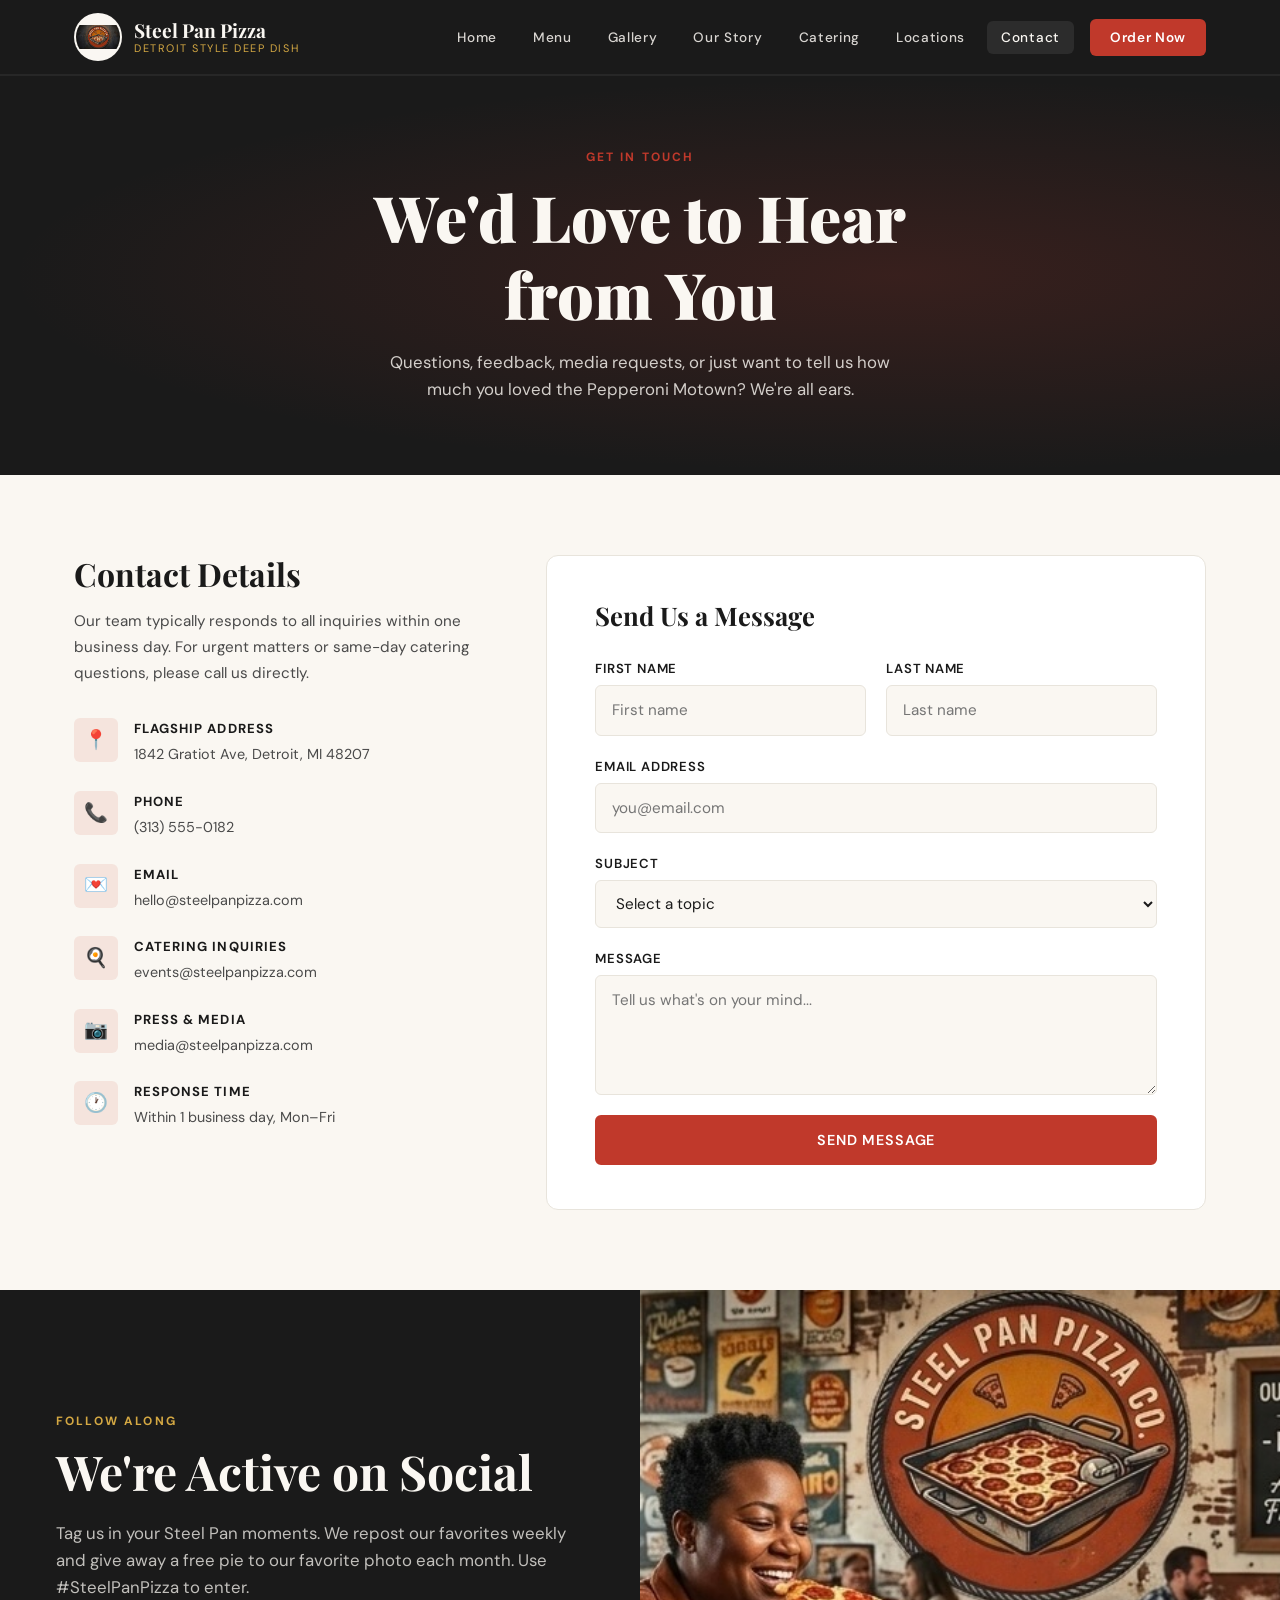
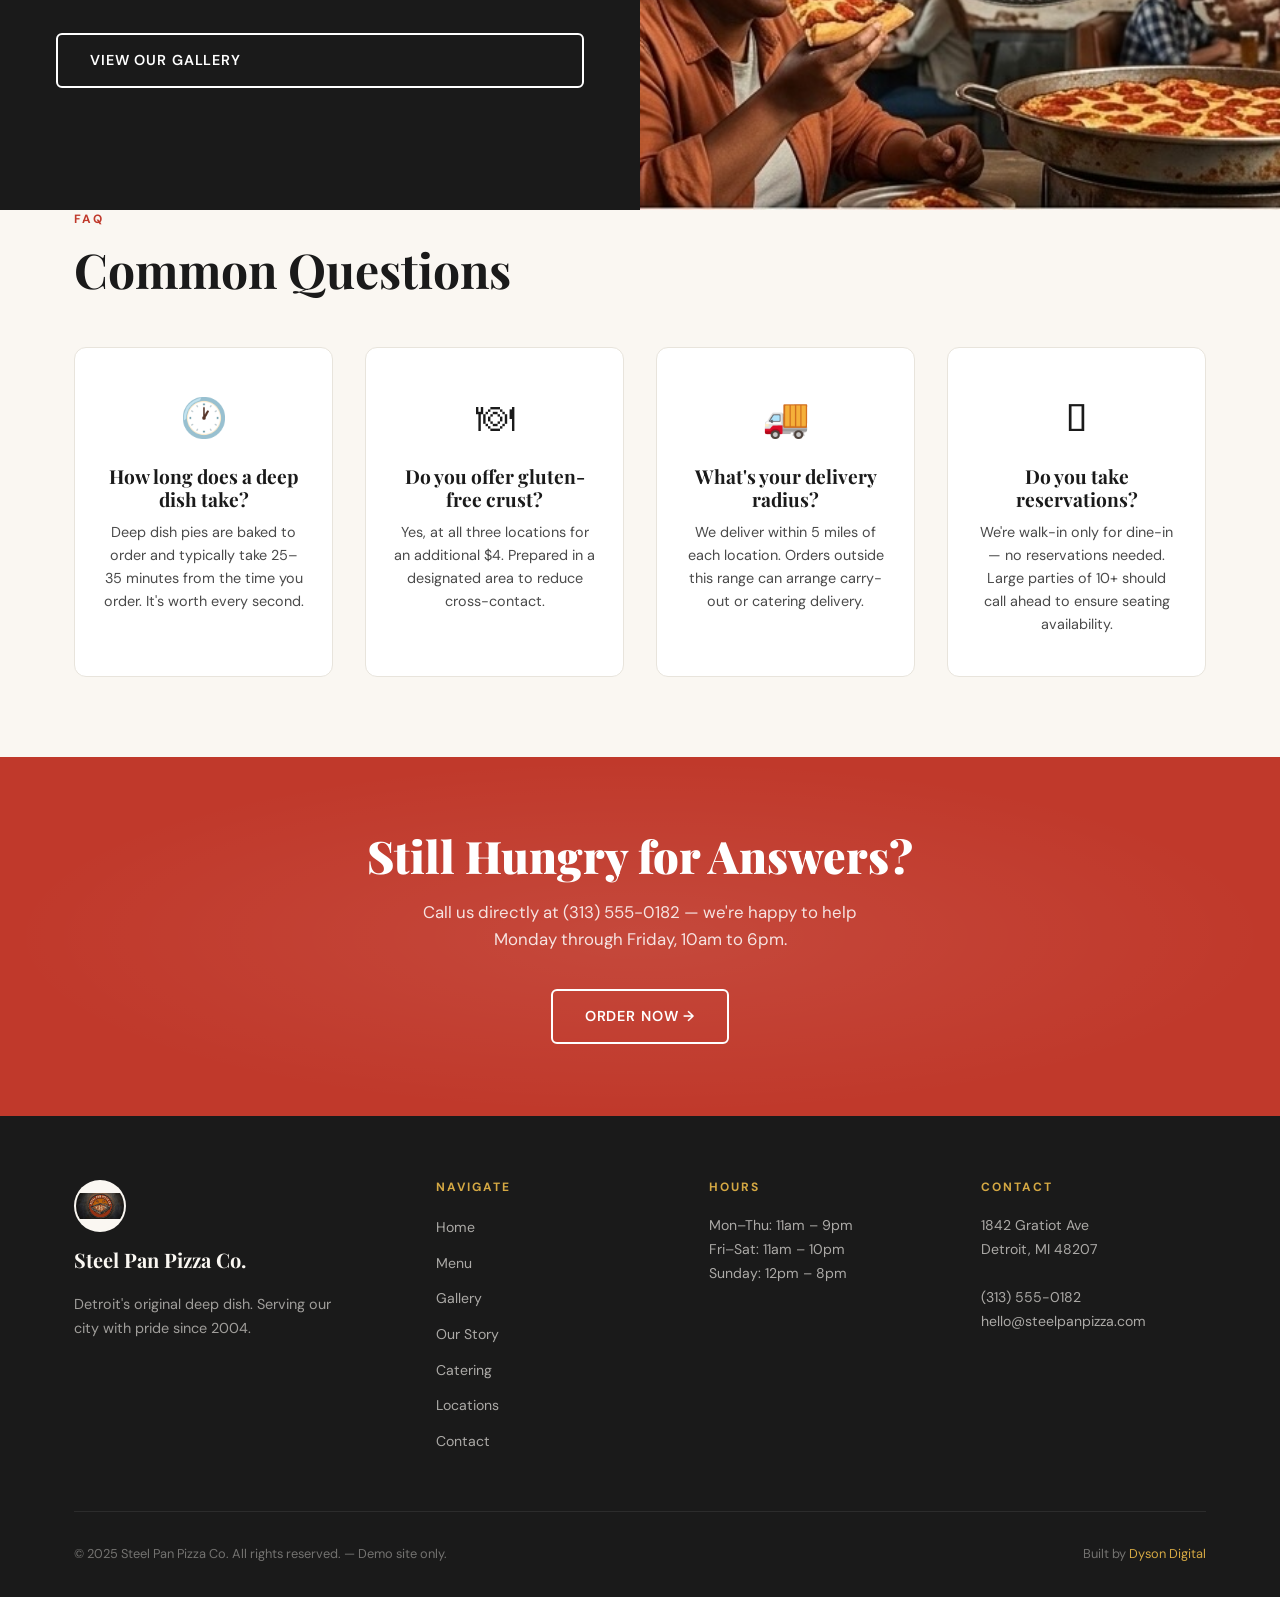
<file: contact.html>
<!DOCTYPE html>
<html lang="en">
<head>
  <meta charset="UTF-8">
  <meta name="viewport" content="width=device-width, initial-scale=1.0">
  <meta name="robots" content="noindex, nofollow">
  <title>Contact — Steel Pan Pizza Co.</title>
  <meta name="description" content="Get in touch with Steel Pan Pizza Co. Reach us by phone, email, or the contact form for general inquiries.">
  <meta name="author" content="Steel Pan Pizza Co.">
  <meta name="theme-color" content="#1a1a1a">

  <!-- Favicon -->
  <link rel="icon" type="image/png" href="images/pizzalogo.PNG">
  <link rel="apple-touch-icon" href="images/pizzalogo.PNG">
  <link rel="icon" type="image/png" href="favicon.png">
 
  <!-- Open Graph -->
  <meta property="og:type" content="website">
  <meta property="og:site_name" content="Steel Pan Pizza Co.">
  <meta property="og:title" content="Contact — Steel Pan Pizza Co.">
  <meta property="og:description" content="Get in touch with Steel Pan Pizza Co. Reach us by phone, email, or the contact form for general inquiries.">
  <meta property="og:image" content="images/herosectionpizza.jpg">
  <meta property="og:url" content="contact.html">

  <!-- Twitter Card -->
  <meta name="twitter:card" content="summary_large_image">
  <meta name="twitter:title" content="Contact — Steel Pan Pizza Co.">
  <meta name="twitter:description" content="Reach Steel Pan Pizza Co. by phone, email, or our contact form.">
  <meta name="twitter:image" content="images/herosectionpizza.jpg">

  <!-- Schema.org: ContactPage -->
  <script type="application/ld+json">
  {
    "@context": "https://schema.org",
    "@type": "ContactPage",
    "name": "Contact — Steel Pan Pizza Co.",
    "description": "Contact page for Steel Pan Pizza Co. in Detroit, Michigan.",
    "url": "contact.html",
    "mainEntity": {
      "@type": "Restaurant",
      "name": "Steel Pan Pizza Co.",
      "telephone": "(313) 555-0182",
      "email": "hello@steelpanpizza.com",
      "address": {
        "@type": "PostalAddress",
        "streetAddress": "1842 Gratiot Ave",
        "addressLocality": "Detroit",
        "addressRegion": "MI",
        "postalCode": "48207",
        "addressCountry": "US"
      }
    }
  }
  </script>

  <link rel="stylesheet" href="style.css">
  <link rel="preconnect" href="https://fonts.googleapis.com">
  <link rel="preconnect" href="https://fonts.gstatic.com" crossorigin>
</head>
<body>

  <!-- NAVBAR -->
  <nav class="navbar" role="navigation" aria-label="Main navigation">
    <div class="nav-inner">
      <a href="index.html" class="nav-logo" aria-label="Steel Pan Pizza Co. Home">
        <img src="images/pizzalogo.PNG" alt="Steel Pan Pizza Co. Logo" class="nav-logo-img">
        <div class="nav-logo-text">
          Steel Pan Pizza
          <span>Detroit Style Deep Dish</span>
        </div>
      </a>
      <ul class="nav-links" role="list">
        <li><a href="index.html">Home</a></li>
        <li><a href="menu.html">Menu</a></li>
        <li><a href="gallery.html">Gallery</a></li>
        <li><a href="story.html">Our Story</a></li>
        <li><a href="catering.html">Catering</a></li>
        <li><a href="locations.html">Locations</a></li>
        <li><a href="contact.html" class="active">Contact</a></li>
        <li><a href="#" class="nav-cta demo-trigger">Order Now</a></li>
      </ul>
      <button class="hamburger" id="hamburgerBtn" aria-label="Open menu" aria-expanded="false" aria-controls="mobileMenu">
        <span></span><span></span><span></span>
      </button>
    </div>
  </nav>

  <!-- MOBILE MENU -->
  <div class="mobile-menu" id="mobileMenu" role="dialog" aria-modal="true" aria-label="Mobile navigation" aria-hidden="true">
    <button class="mobile-menu-close" id="mobileMenuClose" aria-label="Close menu">&#x2715;</button>
    <a href="index.html">Home</a>
    <a href="menu.html">Menu</a>
    <a href="gallery.html">Gallery</a>
    <a href="story.html">Our Story</a>
    <a href="catering.html">Catering</a>
    <a href="locations.html">Locations</a>
    <a href="contact.html">Contact</a>
    <a href="#" class="nav-cta-mobile demo-trigger">Order Now</a>
  </div>

  <!-- PAGE HEADER -->
  <header class="page-header">
    <div class="container page-header-inner">
      <span class="section-label">Get in Touch</span>
      <h1>We'd Love to Hear<br>from You</h1>
      <p>Questions, feedback, media requests, or just want to tell us how much you loved the Pepperoni Motown? We're all ears.</p>
    </div>
  </header>

  <!-- CONTACT SECTION -->
  <section class="section section--cream" aria-labelledby="contact-section-title">
    <div class="container">
      <div class="contact-grid">

        <!-- LEFT: INFO -->
        <aside class="contact-info" aria-label="Contact information">
          <h2 id="contact-section-title">Contact Details</h2>
          <p>Our team typically responds to all inquiries within one business day. For urgent matters or same-day catering questions, please call us directly.</p>

          <div class="contact-detail-item">
            <div class="contact-detail-icon" aria-hidden="true">&#128205;</div>
            <div class="contact-detail-text">
              <strong>Flagship Address</strong>
              <span>1842 Gratiot Ave, Detroit, MI 48207</span>
            </div>
          </div>

          <div class="contact-detail-item">
            <div class="contact-detail-icon" aria-hidden="true">&#128222;</div>
            <div class="contact-detail-text">
              <strong>Phone</strong>
              <span>(313) 555-0182</span>
            </div>
          </div>

          <div class="contact-detail-item">
            <div class="contact-detail-icon" aria-hidden="true">&#128140;</div>
            <div class="contact-detail-text">
              <strong>Email</strong>
              <span>hello@steelpanpizza.com</span>
            </div>
          </div>

          <div class="contact-detail-item">
            <div class="contact-detail-icon" aria-hidden="true">&#127859;</div>
            <div class="contact-detail-text">
              <strong>Catering Inquiries</strong>
              <span>events@steelpanpizza.com</span>
            </div>
          </div>

          <div class="contact-detail-item">
            <div class="contact-detail-icon" aria-hidden="true">&#128247;</div>
            <div class="contact-detail-text">
              <strong>Press &amp; Media</strong>
              <span>media@steelpanpizza.com</span>
            </div>
          </div>

          <div class="contact-detail-item">
            <div class="contact-detail-icon" aria-hidden="true">&#128336;</div>
            <div class="contact-detail-text">
              <strong>Response Time</strong>
              <span>Within 1 business day, Mon&ndash;Fri</span>
            </div>
          </div>
        </aside>

        <!-- RIGHT: FORM -->
        <div class="contact-form" role="region" aria-label="Contact form">
          <h3>Send Us a Message</h3>
          <div class="form-grid">
            <div class="form-group">
              <label for="contact-first">First Name</label>
              <input type="text" id="contact-first" name="first-name" placeholder="First name" autocomplete="given-name">
            </div>
            <div class="form-group">
              <label for="contact-last">Last Name</label>
              <input type="text" id="contact-last" name="last-name" placeholder="Last name" autocomplete="family-name">
            </div>
            <div class="form-group full">
              <label for="contact-email">Email Address</label>
              <input type="email" id="contact-email" name="email" placeholder="you@email.com" autocomplete="email">
            </div>
            <div class="form-group full">
              <label for="contact-subject">Subject</label>
              <select id="contact-subject" name="subject">
                <option value="" disabled selected>Select a topic</option>
                <option>General Inquiry</option>
                <option>Catering &amp; Events</option>
                <option>Feedback / Compliment</option>
                <option>Press / Media</option>
                <option>Careers</option>
                <option>Other</option>
              </select>
            </div>
            <div class="form-group full">
              <label for="contact-message">Message</label>
              <textarea id="contact-message" name="message" placeholder="Tell us what's on your mind..."></textarea>
            </div>
            <div class="form-group full">
              <button type="button" class="btn btn-primary demo-trigger">Send Message</button>
            </div>
          </div>
        </div>

      </div>
    </div>
  </section>

  <!-- SPLIT: SOCIAL + COMMUNITY -->
  <section class="split split--reverse" aria-label="Social media and community">
    <img src="images/womaneatinpizza.jpg" alt="A happy guest enjoying Steel Pan Pizza" class="split-img" loading="lazy">
    <div class="split-body section--dark">
      <span class="section-label">Follow Along</span>
      <h2 class="section-title">We're Active on Social</h2>
      <p class="section-subtitle">Tag us in your Steel Pan moments. We repost our favorites weekly and give away a free pie to our favorite photo each month. Use #SteelPanPizza to enter.</p>
      <a href="gallery.html" class="btn btn-outline">View Our Gallery</a>
    </div>
  </section>

  <!-- FAQ -->
  <section class="section section--cream section--no-top-pad" aria-labelledby="faq-title">
    <div class="container">
      <span class="section-label">FAQ</span>
      <h2 class="section-title" id="faq-title">Common Questions</h2>
      <div class="pillars-grid mt-48">
        <div class="pillar-card fade-up">
          <span class="pillar-icon">&#128336;</span>
          <h3>How long does a deep dish take?</h3>
          <p>Deep dish pies are baked to order and typically take 25&ndash;35 minutes from the time you order. It's worth every second.</p>
        </div>
        <div class="pillar-card fade-up">
          <span class="pillar-icon">&#127869;</span>
          <h3>Do you offer gluten-free crust?</h3>
          <p>Yes, at all three locations for an additional $4. Prepared in a designated area to reduce cross-contact.</p>
        </div>
        <div class="pillar-card fade-up">
          <span class="pillar-icon">&#128666;</span>
          <h3>What's your delivery radius?</h3>
          <p>We deliver within 5 miles of each location. Orders outside this range can arrange carry-out or catering delivery.</p>
        </div>
        <div class="pillar-card fade-up">
          <span class="pillar-icon">&#127743;</span>
          <h3>Do you take reservations?</h3>
          <p>We're walk-in only for dine-in — no reservations needed. Large parties of 10+ should call ahead to ensure seating availability.</p>
        </div>
      </div>
    </div>
  </section>

  <!-- CTA BAND -->
  <div class="cta-band">
    <h2>Still Hungry for Answers?</h2>
    <p>Call us directly at (313) 555-0182 — we're happy to help Monday through Friday, 10am to 6pm.</p>
    <a href="#" class="btn btn-outline demo-trigger">Order Now &rarr;</a>
  </div>

  <!-- FOOTER -->
  <footer class="footer">
    <div class="container">
      <div class="footer-grid">
        <div class="footer-brand">
          <img src="images/pizzalogo.PNG" alt="Steel Pan Pizza Co." class="footer-logo-img" loading="lazy">
          <div class="footer-logo-name">Steel Pan Pizza Co.</div>
          <p>Detroit's original deep dish. Serving our city with pride since 2004.</p>
        </div>
        <div class="footer-col">
          <h4>Navigate</h4>
          <ul>
            <li><a href="index.html">Home</a></li>
            <li><a href="menu.html">Menu</a></li>
            <li><a href="gallery.html">Gallery</a></li>
            <li><a href="story.html">Our Story</a></li>
            <li><a href="catering.html">Catering</a></li>
            <li><a href="locations.html">Locations</a></li>
            <li><a href="contact.html">Contact</a></li>
          </ul>
        </div>
        <div class="footer-col">
          <h4>Hours</h4>
          <p>Mon&ndash;Thu: 11am &ndash; 9pm<br>Fri&ndash;Sat: 11am &ndash; 10pm<br>Sunday: 12pm &ndash; 8pm</p>
        </div>
        <div class="footer-col">
          <h4>Contact</h4>
          <p>1842 Gratiot Ave<br>Detroit, MI 48207<br><br>(313) 555-0182<br>hello@steelpanpizza.com</p>
        </div>
      </div>
      <div class="footer-bottom">
        <p>&copy; 2025 Steel Pan Pizza Co. All rights reserved. &mdash; Demo site only.</p>
        <p>Built by <a href="https://dysondigital.com" target="_blank" rel="noopener noreferrer">Dyson Digital</a></p>
      </div>
    </div>
  </footer>

  <!-- DEMO MODAL -->
  <div class="demo-modal-bg" id="demoModal" role="dialog" aria-modal="true" aria-labelledby="demoModalTitle">
    <div class="demo-modal">
      <span class="demo-modal-icon">&#128203;</span>
      <h2 id="demoModalTitle">Demo Site Notice</h2>
      <p>This is a <strong>demo site</strong> built for portfolio display purposes only. No orders can be placed, and no transactions will be processed.</p>
      <button class="demo-modal-close-btn" id="demoModalClose">Got It</button>
      <p class="demo-modal-built">Built by <strong>Dyson Digital</strong></p>
    </div>
  </div>

  <script>
    const hamburgerBtn = document.getElementById('hamburgerBtn');
    const mobileMenu = document.getElementById('mobileMenu');
    const mobileMenuClose = document.getElementById('mobileMenuClose');

    function openMenu() {
      mobileMenu.classList.add('is-open');
      mobileMenu.setAttribute('aria-hidden', 'false');
      hamburgerBtn.setAttribute('aria-expanded', 'true');
      document.body.style.overflow = 'hidden';
    }

    function closeMenu() {
      mobileMenu.classList.remove('is-open');
      mobileMenu.setAttribute('aria-hidden', 'true');
      hamburgerBtn.setAttribute('aria-expanded', 'false');
      document.body.style.overflow = '';
    }

    hamburgerBtn.addEventListener('click', openMenu);
    mobileMenuClose.addEventListener('click', closeMenu);
    mobileMenu.addEventListener('click', (e) => { if (e.target.closest('a')) closeMenu(); });
    document.addEventListener('keydown', (e) => { if (e.key === 'Escape') closeMenu(); });

    const demoModal = document.getElementById('demoModal');
    const demoModalClose = document.getElementById('demoModalClose');
    document.querySelectorAll('.demo-trigger').forEach(btn => {
      btn.addEventListener('click', (e) => { e.preventDefault(); demoModal.classList.add('is-open'); });
    });
    demoModalClose.addEventListener('click', () => demoModal.classList.remove('is-open'));
    demoModal.addEventListener('click', (e) => { if (e.target === demoModal) demoModal.classList.remove('is-open'); });

    const fadeEls = document.querySelectorAll('.fade-up');
    const observer = new IntersectionObserver((entries) => {
      entries.forEach(entry => { if (entry.isIntersecting) { entry.target.classList.add('is-visible'); observer.unobserve(entry.target); } });
    }, { threshold: 0.1 });
    fadeEls.forEach(el => observer.observe(el));
  </script>
</body>
</html>
</file>
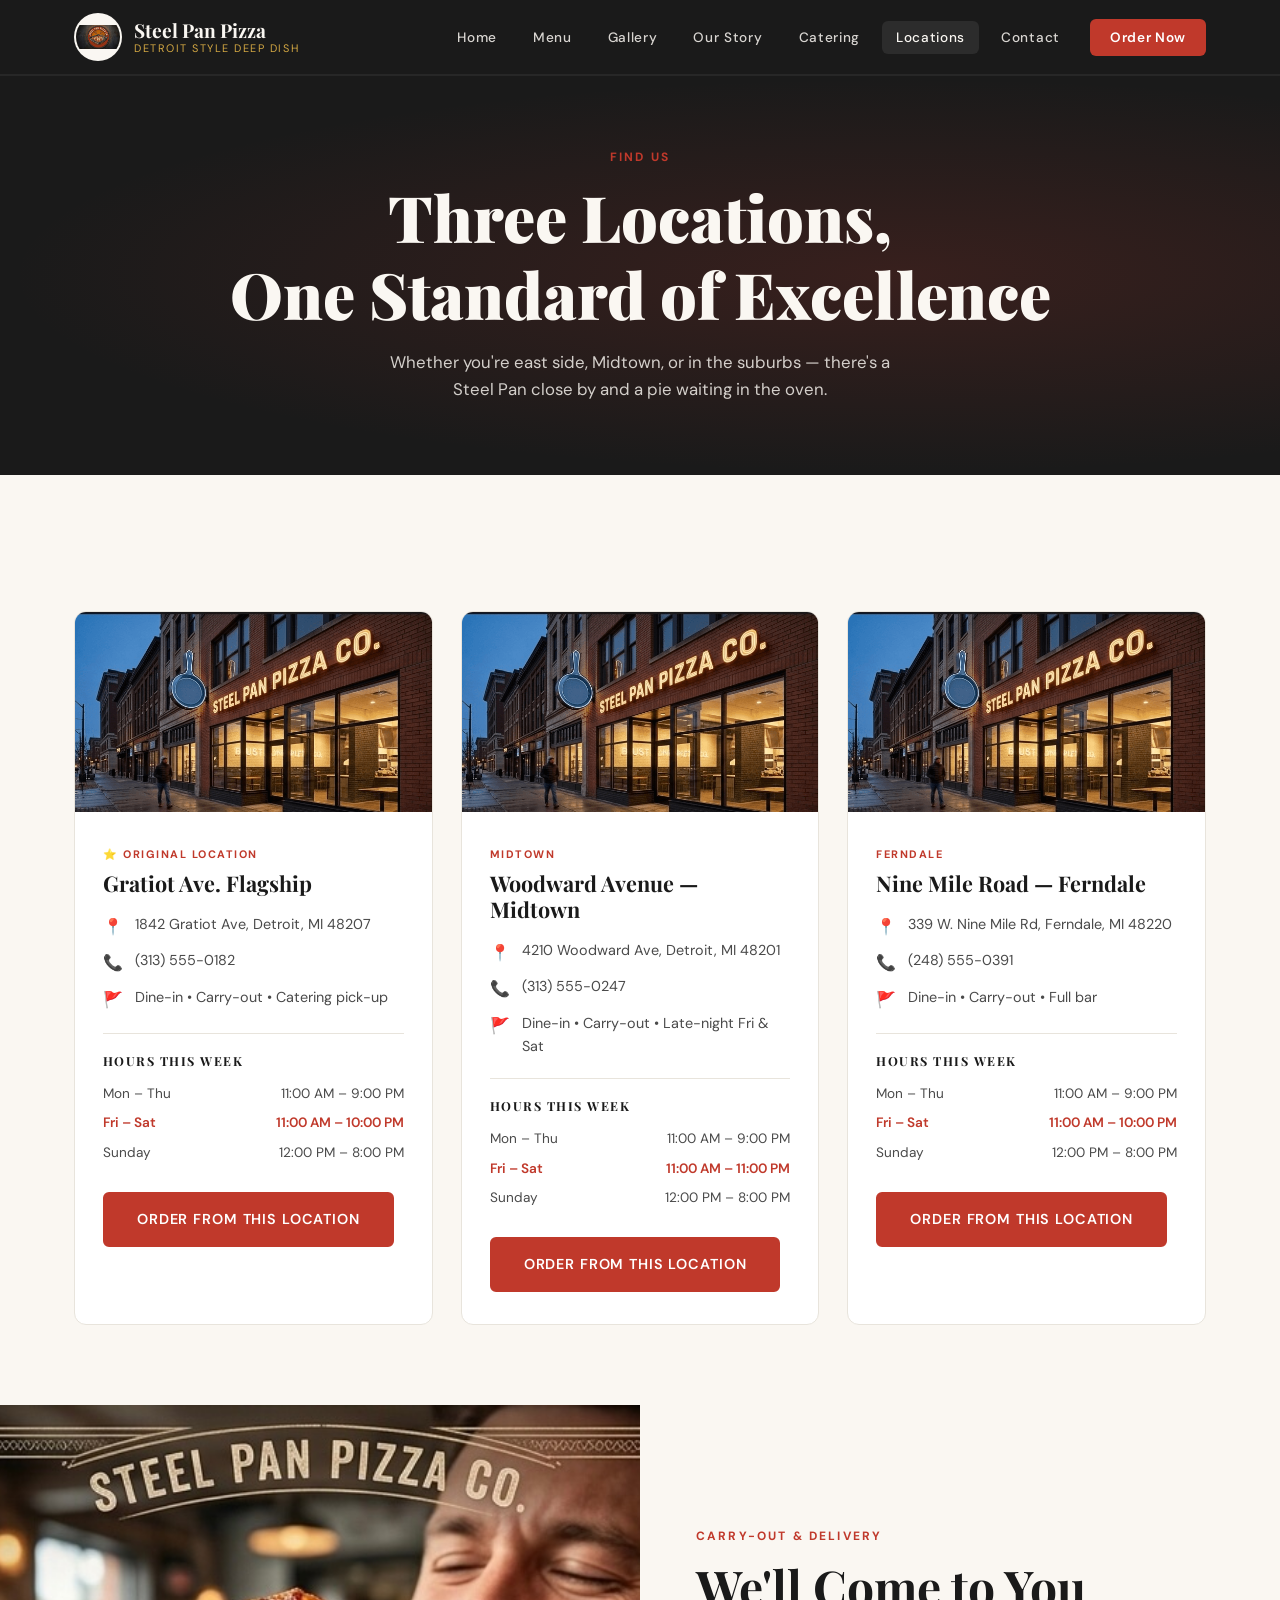
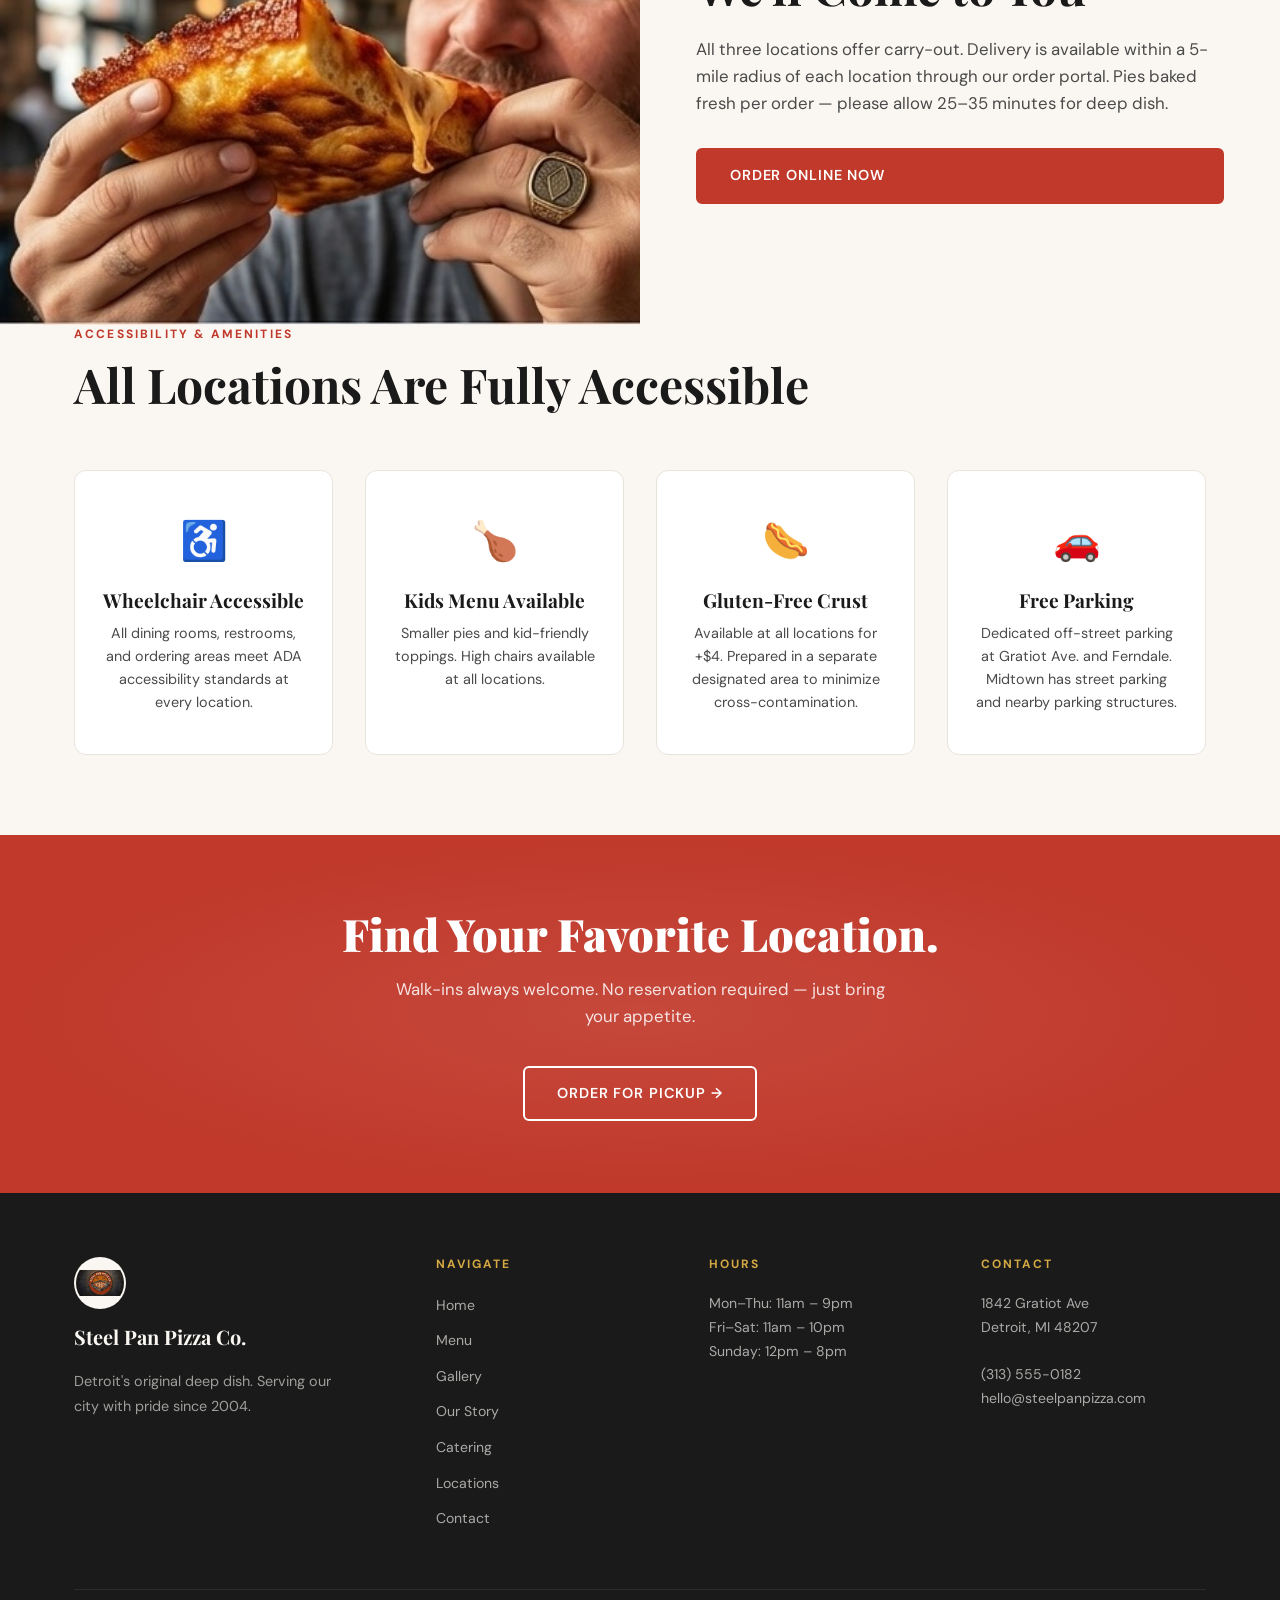
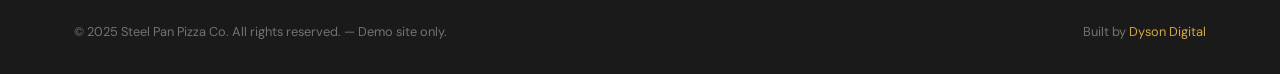
<file: locations.html>
<!DOCTYPE html>
<html lang="en">
<head>
  <meta charset="UTF-8">
  <meta name="viewport" content="width=device-width, initial-scale=1.0">
  <meta name="robots" content="noindex, nofollow">
  <title>Locations — Steel Pan Pizza Co.</title>
  <meta name="description" content="Find a Steel Pan Pizza Co. location near you. Three locations across metro Detroit — Gratiot Ave., Midtown, and Ferndale.">
  <meta name="author" content="Steel Pan Pizza Co.">
  <meta name="theme-color" content="#1a1a1a">

  <!-- Favicon -->
  <link rel="icon" type="image/png" href="images/pizzalogo.PNG">
  <link rel="apple-touch-icon" href="images/pizzalogo.PNG">
  <link rel="icon" type="image/png" href="favicon.png">
 
  <!-- Open Graph -->
  <meta property="og:type" content="website">
  <meta property="og:site_name" content="Steel Pan Pizza Co.">
  <meta property="og:title" content="Locations — Steel Pan Pizza Co.">
  <meta property="og:description" content="Three locations across metro Detroit — Gratiot Ave., Midtown, and Ferndale.">
  <meta property="og:image" content="images/herosectionpizza.jpg">
  <meta property="og:url" content="locations.html">

  <!-- Twitter Card -->
  <meta name="twitter:card" content="summary_large_image">
  <meta name="twitter:title" content="Locations — Steel Pan Pizza Co.">
  <meta name="twitter:description" content="Three Detroit-area locations. Find the Steel Pan nearest to you.">
  <meta name="twitter:image" content="images/herosectionpizza.jpg">

  <!-- Schema.org: Multiple LocalBusiness locations -->
  <script type="application/ld+json">
  {
    "@context": "https://schema.org",
    "@type": "ItemList",
    "name": "Steel Pan Pizza Co. Locations",
    "itemListElement": [
      {
        "@type": "ListItem", "position": 1,
        "item": {
          "@type": "Restaurant",
          "name": "Steel Pan Pizza Co. — Gratiot Ave.",
          "address": { "@type": "PostalAddress", "streetAddress": "1842 Gratiot Ave", "addressLocality": "Detroit", "addressRegion": "MI", "postalCode": "48207" },
          "telephone": "(313) 555-0182"
        }
      },
      {
        "@type": "ListItem", "position": 2,
        "item": {
          "@type": "Restaurant",
          "name": "Steel Pan Pizza Co. — Midtown",
          "address": { "@type": "PostalAddress", "streetAddress": "4210 Woodward Ave", "addressLocality": "Detroit", "addressRegion": "MI", "postalCode": "48201" },
          "telephone": "(313) 555-0247"
        }
      },
      {
        "@type": "ListItem", "position": 3,
        "item": {
          "@type": "Restaurant",
          "name": "Steel Pan Pizza Co. — Ferndale",
          "address": { "@type": "PostalAddress", "streetAddress": "339 W. Nine Mile Rd", "addressLocality": "Ferndale", "addressRegion": "MI", "postalCode": "48220" },
          "telephone": "(248) 555-0391"
        }
      }
    ]
  }
  </script>

  <link rel="stylesheet" href="style.css">
  <link rel="preconnect" href="https://fonts.googleapis.com">
  <link rel="preconnect" href="https://fonts.gstatic.com" crossorigin>
</head>
<body>

  <!-- NAVBAR -->
  <nav class="navbar" role="navigation" aria-label="Main navigation">
    <div class="nav-inner">
      <a href="index.html" class="nav-logo" aria-label="Steel Pan Pizza Co. Home">
        <img src="images/pizzalogo.PNG" alt="Steel Pan Pizza Co. Logo" class="nav-logo-img">
        <div class="nav-logo-text">
          Steel Pan Pizza
          <span>Detroit Style Deep Dish</span>
        </div>
      </a>
      <ul class="nav-links" role="list">
        <li><a href="index.html">Home</a></li>
        <li><a href="menu.html">Menu</a></li>
        <li><a href="gallery.html">Gallery</a></li>
        <li><a href="story.html">Our Story</a></li>
        <li><a href="catering.html">Catering</a></li>
        <li><a href="locations.html" class="active">Locations</a></li>
        <li><a href="contact.html">Contact</a></li>
        <li><a href="#" class="nav-cta demo-trigger">Order Now</a></li>
      </ul>
      <button class="hamburger" id="hamburgerBtn" aria-label="Open menu" aria-expanded="false" aria-controls="mobileMenu">
        <span></span><span></span><span></span>
      </button>
    </div>
  </nav>

  <!-- MOBILE MENU -->
  <div class="mobile-menu" id="mobileMenu" role="dialog" aria-modal="true" aria-label="Mobile navigation" aria-hidden="true">
    <button class="mobile-menu-close" id="mobileMenuClose" aria-label="Close menu">&#x2715;</button>
    <a href="index.html">Home</a>
    <a href="menu.html">Menu</a>
    <a href="gallery.html">Gallery</a>
    <a href="story.html">Our Story</a>
    <a href="catering.html">Catering</a>
    <a href="locations.html">Locations</a>
    <a href="contact.html">Contact</a>
    <a href="#" class="nav-cta-mobile demo-trigger">Order Now</a>
  </div>

  <!-- PAGE HEADER -->
  <header class="page-header">
    <div class="container page-header-inner">
      <span class="section-label">Find Us</span>
      <h1>Three Locations,<br>One Standard of Excellence</h1>
      <p>Whether you're east side, Midtown, or in the suburbs — there's a Steel Pan close by and a pie waiting in the oven.</p>
    </div>
  </header>

  <!-- LOCATIONS GRID -->
  <section class="section section--cream" aria-labelledby="locations-title">
    <div class="container">
      <div class="locations-grid">

        <!-- Location 1 -->
        <article class="location-card fade-up">
          <img src="images/thestorefront.png" alt="Steel Pan Pizza Co. Gratiot Ave. storefront" class="location-card-img" loading="lazy">
          <div class="location-card-body">
            <span class="location-tag">&#11088; Original Location</span>
            <h3>Gratiot Ave. Flagship</h3>
            <div class="location-detail">
              <span class="location-detail-icon" aria-hidden="true">&#128205;</span>
              <span>1842 Gratiot Ave, Detroit, MI 48207</span>
            </div>
            <div class="location-detail">
              <span class="location-detail-icon" aria-hidden="true">&#128222;</span>
              <span>(313) 555-0182</span>
            </div>
            <div class="location-detail">
              <span class="location-detail-icon" aria-hidden="true">&#128681;</span>
              <span>Dine-in &bull; Carry-out &bull; Catering pick-up</span>
            </div>
            <div class="location-hours">
              <h4>Hours This Week</h4>
              <div class="hours-row"><span>Mon &ndash; Thu</span><span>11:00 AM &ndash; 9:00 PM</span></div>
              <div class="hours-row hours-today"><span>Fri &ndash; Sat</span><span>11:00 AM &ndash; 10:00 PM</span></div>
              <div class="hours-row"><span>Sunday</span><span>12:00 PM &ndash; 8:00 PM</span></div>
            </div>
            <div class="mt-24">
              <a href="#" class="btn btn-primary demo-trigger">Order from This Location</a>
            </div>
          </div>
        </article>

        <!-- Location 2 -->
        <article class="location-card fade-up">
          <img src="images/thestorefront.png" alt="Steel Pan Pizza Co. Midtown storefront" class="location-card-img" loading="lazy">
          <div class="location-card-body">
            <span class="location-tag">Midtown</span>
            <h3>Woodward Avenue &mdash; Midtown</h3>
            <div class="location-detail">
              <span class="location-detail-icon" aria-hidden="true">&#128205;</span>
              <span>4210 Woodward Ave, Detroit, MI 48201</span>
            </div>
            <div class="location-detail">
              <span class="location-detail-icon" aria-hidden="true">&#128222;</span>
              <span>(313) 555-0247</span>
            </div>
            <div class="location-detail">
              <span class="location-detail-icon" aria-hidden="true">&#128681;</span>
              <span>Dine-in &bull; Carry-out &bull; Late-night Fri &amp; Sat</span>
            </div>
            <div class="location-hours">
              <h4>Hours This Week</h4>
              <div class="hours-row"><span>Mon &ndash; Thu</span><span>11:00 AM &ndash; 9:00 PM</span></div>
              <div class="hours-row hours-today"><span>Fri &ndash; Sat</span><span>11:00 AM &ndash; 11:00 PM</span></div>
              <div class="hours-row"><span>Sunday</span><span>12:00 PM &ndash; 8:00 PM</span></div>
            </div>
            <div class="mt-24">
              <a href="#" class="btn btn-primary demo-trigger">Order from This Location</a>
            </div>
          </div>
        </article>

        <!-- Location 3 -->
        <article class="location-card fade-up">
          <img src="images/thestorefront.png" alt="Steel Pan Pizza Co. Ferndale storefront" class="location-card-img" loading="lazy">
          <div class="location-card-body">
            <span class="location-tag">Ferndale</span>
            <h3>Nine Mile Road &mdash; Ferndale</h3>
            <div class="location-detail">
              <span class="location-detail-icon" aria-hidden="true">&#128205;</span>
              <span>339 W. Nine Mile Rd, Ferndale, MI 48220</span>
            </div>
            <div class="location-detail">
              <span class="location-detail-icon" aria-hidden="true">&#128222;</span>
              <span>(248) 555-0391</span>
            </div>
            <div class="location-detail">
              <span class="location-detail-icon" aria-hidden="true">&#128681;</span>
              <span>Dine-in &bull; Carry-out &bull; Full bar</span>
            </div>
            <div class="location-hours">
              <h4>Hours This Week</h4>
              <div class="hours-row"><span>Mon &ndash; Thu</span><span>11:00 AM &ndash; 9:00 PM</span></div>
              <div class="hours-row hours-today"><span>Fri &ndash; Sat</span><span>11:00 AM &ndash; 10:00 PM</span></div>
              <div class="hours-row"><span>Sunday</span><span>12:00 PM &ndash; 8:00 PM</span></div>
            </div>
            <div class="mt-24">
              <a href="#" class="btn btn-primary demo-trigger">Order from This Location</a>
            </div>
          </div>
        </article>

      </div>
    </div>
  </section>

  <!-- SPLIT: PHOTO + DELIVERY INFO -->
  <section class="split" aria-label="Delivery and carry-out information">
    <img src="images/maneatingpizza.jpg" alt="Customer enjoying a fresh Steel Pan pizza" class="split-img" loading="lazy">
    <div class="split-body">
      <span class="section-label">Carry-Out &amp; Delivery</span>
      <h2 class="section-title">We'll Come to You</h2>
      <p class="section-subtitle">All three locations offer carry-out. Delivery is available within a 5-mile radius of each location through our order portal. Pies baked fresh per order — please allow 25&ndash;35 minutes for deep dish.</p>
      <a href="#" class="btn btn-primary demo-trigger">Order Online Now</a>
    </div>
  </section>

  <!-- ACCESSIBILITY NOTE -->
  <section class="section section--cream section--no-top-pad" aria-labelledby="accessibility-title">
    <div class="container">
      <span class="section-label">Accessibility &amp; Amenities</span>
      <h2 class="section-title" id="accessibility-title">All Locations Are Fully Accessible</h2>
      <div class="pillars-grid">
        <div class="pillar-card fade-up">
          <span class="pillar-icon">&#9855;&#65039;</span>
          <h3>Wheelchair Accessible</h3>
          <p>All dining rooms, restrooms, and ordering areas meet ADA accessibility standards at every location.</p>
        </div>
        <div class="pillar-card fade-up">
          <span class="pillar-icon">&#127831;</span>
          <h3>Kids Menu Available</h3>
          <p>Smaller pies and kid-friendly toppings. High chairs available at all locations.</p>
        </div>
        <div class="pillar-card fade-up">
          <span class="pillar-icon">&#127789;</span>
          <h3>Gluten-Free Crust</h3>
          <p>Available at all locations for +$4. Prepared in a separate designated area to minimize cross-contamination.</p>
        </div>
        <div class="pillar-card fade-up">
          <span class="pillar-icon">&#128663;</span>
          <h3>Free Parking</h3>
          <p>Dedicated off-street parking at Gratiot Ave. and Ferndale. Midtown has street parking and nearby parking structures.</p>
        </div>
      </div>
    </div>
  </section>

  <!-- CTA BAND -->
  <div class="cta-band">
    <h2>Find Your Favorite Location.</h2>
    <p>Walk-ins always welcome. No reservation required — just bring your appetite.</p>
    <a href="#" class="btn btn-outline demo-trigger">Order for Pickup &rarr;</a>
  </div>

  <!-- FOOTER -->
  <footer class="footer">
    <div class="container">
      <div class="footer-grid">
        <div class="footer-brand">
          <img src="images/pizzalogo.PNG" alt="Steel Pan Pizza Co." class="footer-logo-img" loading="lazy">
          <div class="footer-logo-name">Steel Pan Pizza Co.</div>
          <p>Detroit's original deep dish. Serving our city with pride since 2004.</p>
        </div>
        <div class="footer-col">
          <h4>Navigate</h4>
          <ul>
            <li><a href="index.html">Home</a></li>
            <li><a href="menu.html">Menu</a></li>
            <li><a href="gallery.html">Gallery</a></li>
            <li><a href="story.html">Our Story</a></li>
            <li><a href="catering.html">Catering</a></li>
            <li><a href="locations.html">Locations</a></li>
            <li><a href="contact.html">Contact</a></li>
          </ul>
        </div>
        <div class="footer-col">
          <h4>Hours</h4>
          <p>Mon&ndash;Thu: 11am &ndash; 9pm<br>Fri&ndash;Sat: 11am &ndash; 10pm<br>Sunday: 12pm &ndash; 8pm</p>
        </div>
        <div class="footer-col">
          <h4>Contact</h4>
          <p>1842 Gratiot Ave<br>Detroit, MI 48207<br><br>(313) 555-0182<br>hello@steelpanpizza.com</p>
        </div>
      </div>
      <div class="footer-bottom">
        <p>&copy; 2025 Steel Pan Pizza Co. All rights reserved. &mdash; Demo site only.</p>
        <p>Built by <a href="https://dysondigital.com" target="_blank" rel="noopener noreferrer">Dyson Digital</a></p>
      </div>
    </div>
  </footer>

  <!-- DEMO MODAL -->
  <div class="demo-modal-bg" id="demoModal" role="dialog" aria-modal="true" aria-labelledby="demoModalTitle">
    <div class="demo-modal">
      <span class="demo-modal-icon">&#128203;</span>
      <h2 id="demoModalTitle">Demo Site Notice</h2>
      <p>This is a <strong>demo site</strong> built for portfolio display purposes only. No orders can be placed, and no transactions will be processed.</p>
      <button class="demo-modal-close-btn" id="demoModalClose">Got It</button>
      <p class="demo-modal-built">Built by <strong>Dyson Digital</strong></p>
    </div>
  </div>

  <script>
    const hamburgerBtn = document.getElementById('hamburgerBtn');
    const mobileMenu = document.getElementById('mobileMenu');
    const mobileMenuClose = document.getElementById('mobileMenuClose');

    function openMenu() {
      mobileMenu.classList.add('is-open');
      mobileMenu.setAttribute('aria-hidden', 'false');
      hamburgerBtn.setAttribute('aria-expanded', 'true');
      document.body.style.overflow = 'hidden';
    }

    function closeMenu() {
      mobileMenu.classList.remove('is-open');
      mobileMenu.setAttribute('aria-hidden', 'true');
      hamburgerBtn.setAttribute('aria-expanded', 'false');
      document.body.style.overflow = '';
    }

    hamburgerBtn.addEventListener('click', openMenu);
    mobileMenuClose.addEventListener('click', closeMenu);
    mobileMenu.addEventListener('click', (e) => { if (e.target.closest('a')) closeMenu(); });
    document.addEventListener('keydown', (e) => { if (e.key === 'Escape') closeMenu(); });

    const demoModal = document.getElementById('demoModal');
    const demoModalClose = document.getElementById('demoModalClose');
    document.querySelectorAll('.demo-trigger').forEach(btn => {
      btn.addEventListener('click', (e) => { e.preventDefault(); demoModal.classList.add('is-open'); });
    });
    demoModalClose.addEventListener('click', () => demoModal.classList.remove('is-open'));
    demoModal.addEventListener('click', (e) => { if (e.target === demoModal) demoModal.classList.remove('is-open'); });

    const fadeEls = document.querySelectorAll('.fade-up');
    const observer = new IntersectionObserver((entries) => {
      entries.forEach(entry => { if (entry.isIntersecting) { entry.target.classList.add('is-visible'); observer.unobserve(entry.target); } });
    }, { threshold: 0.1 });
    fadeEls.forEach(el => observer.observe(el));
  </script>
</body>
</html>
</file>
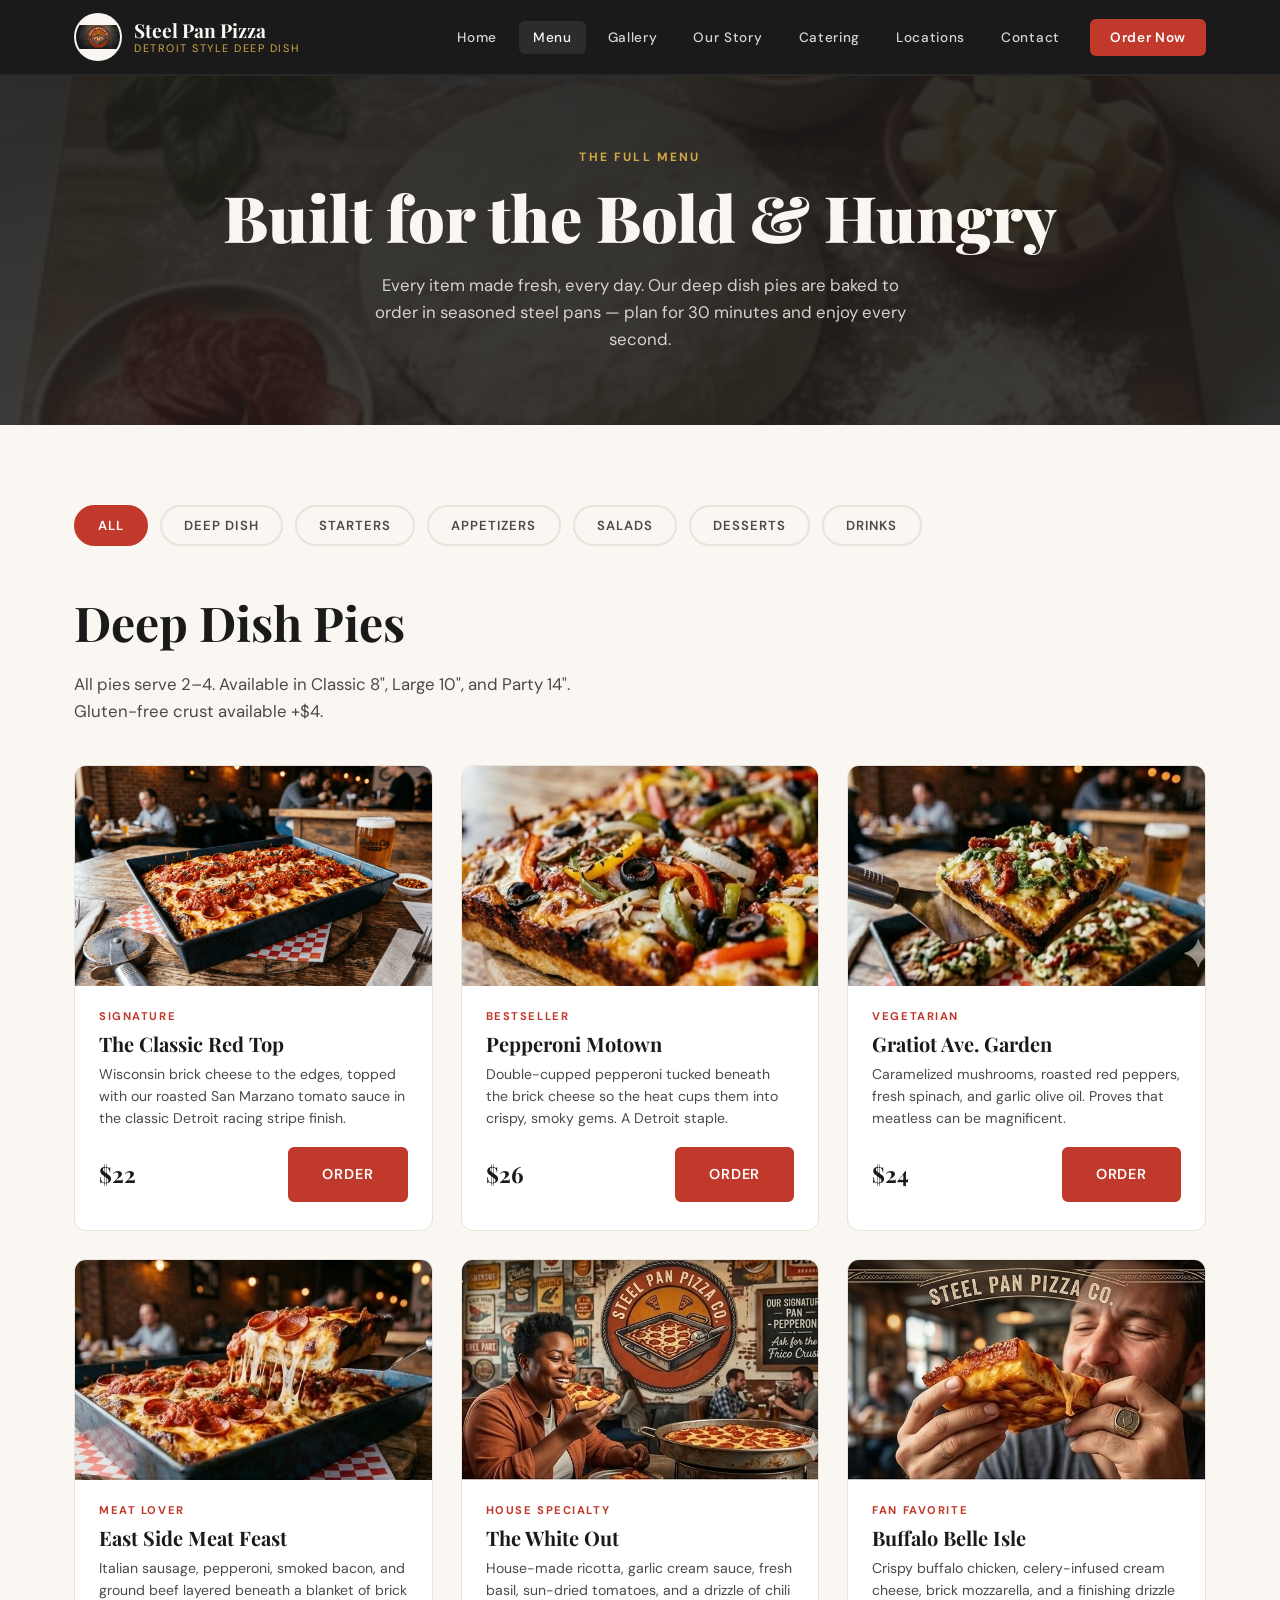
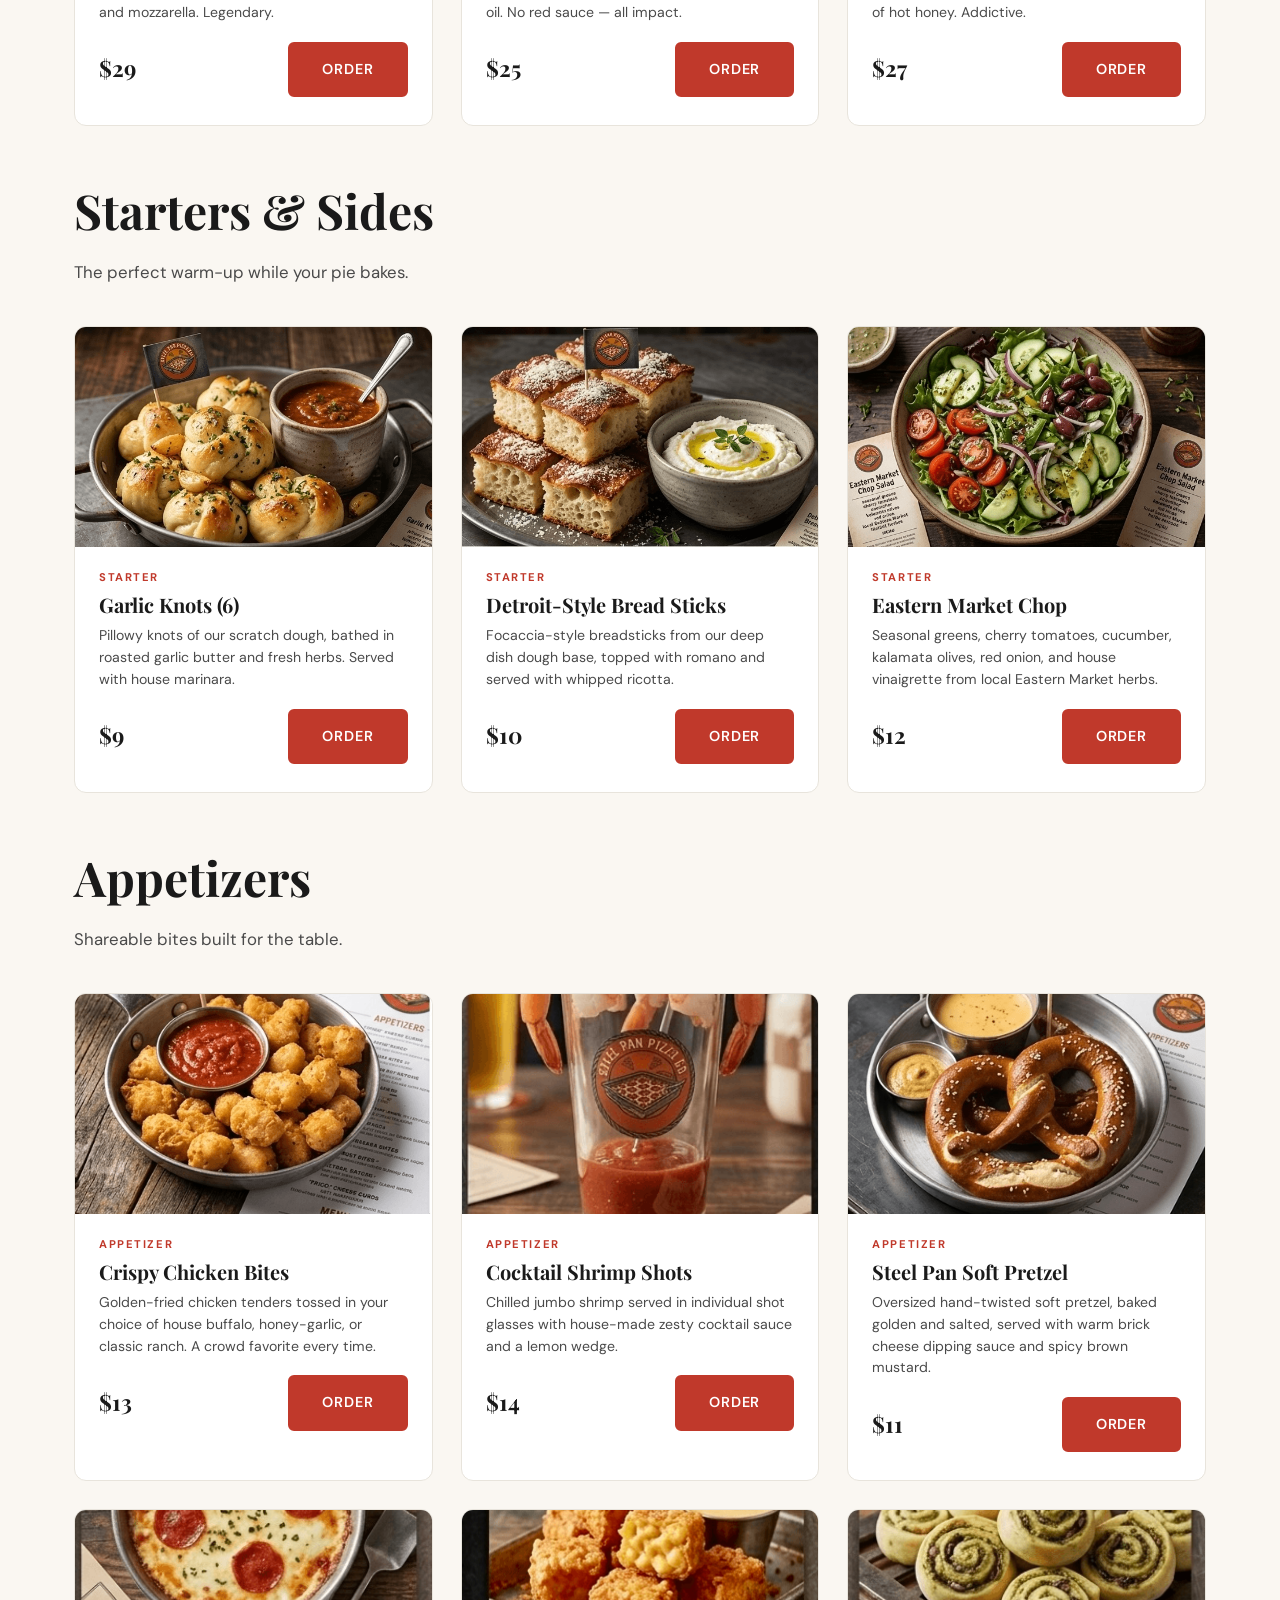
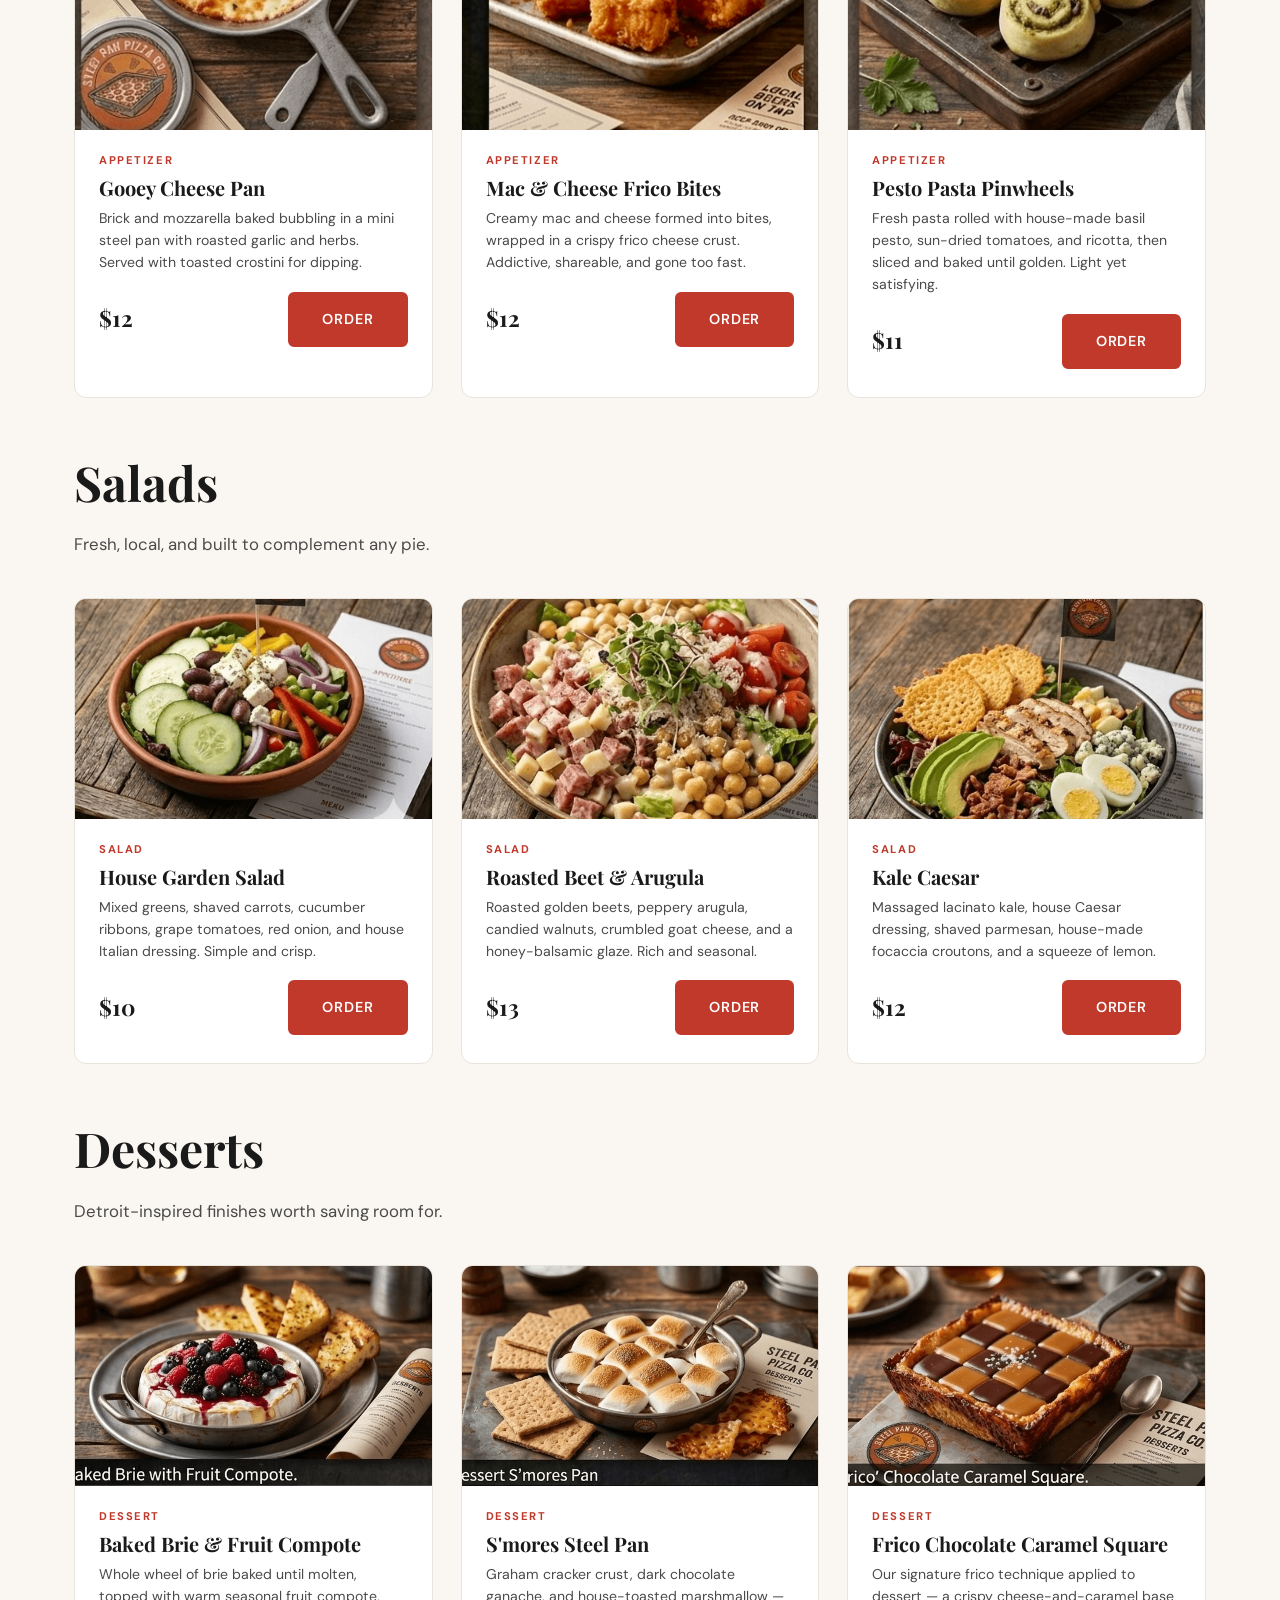
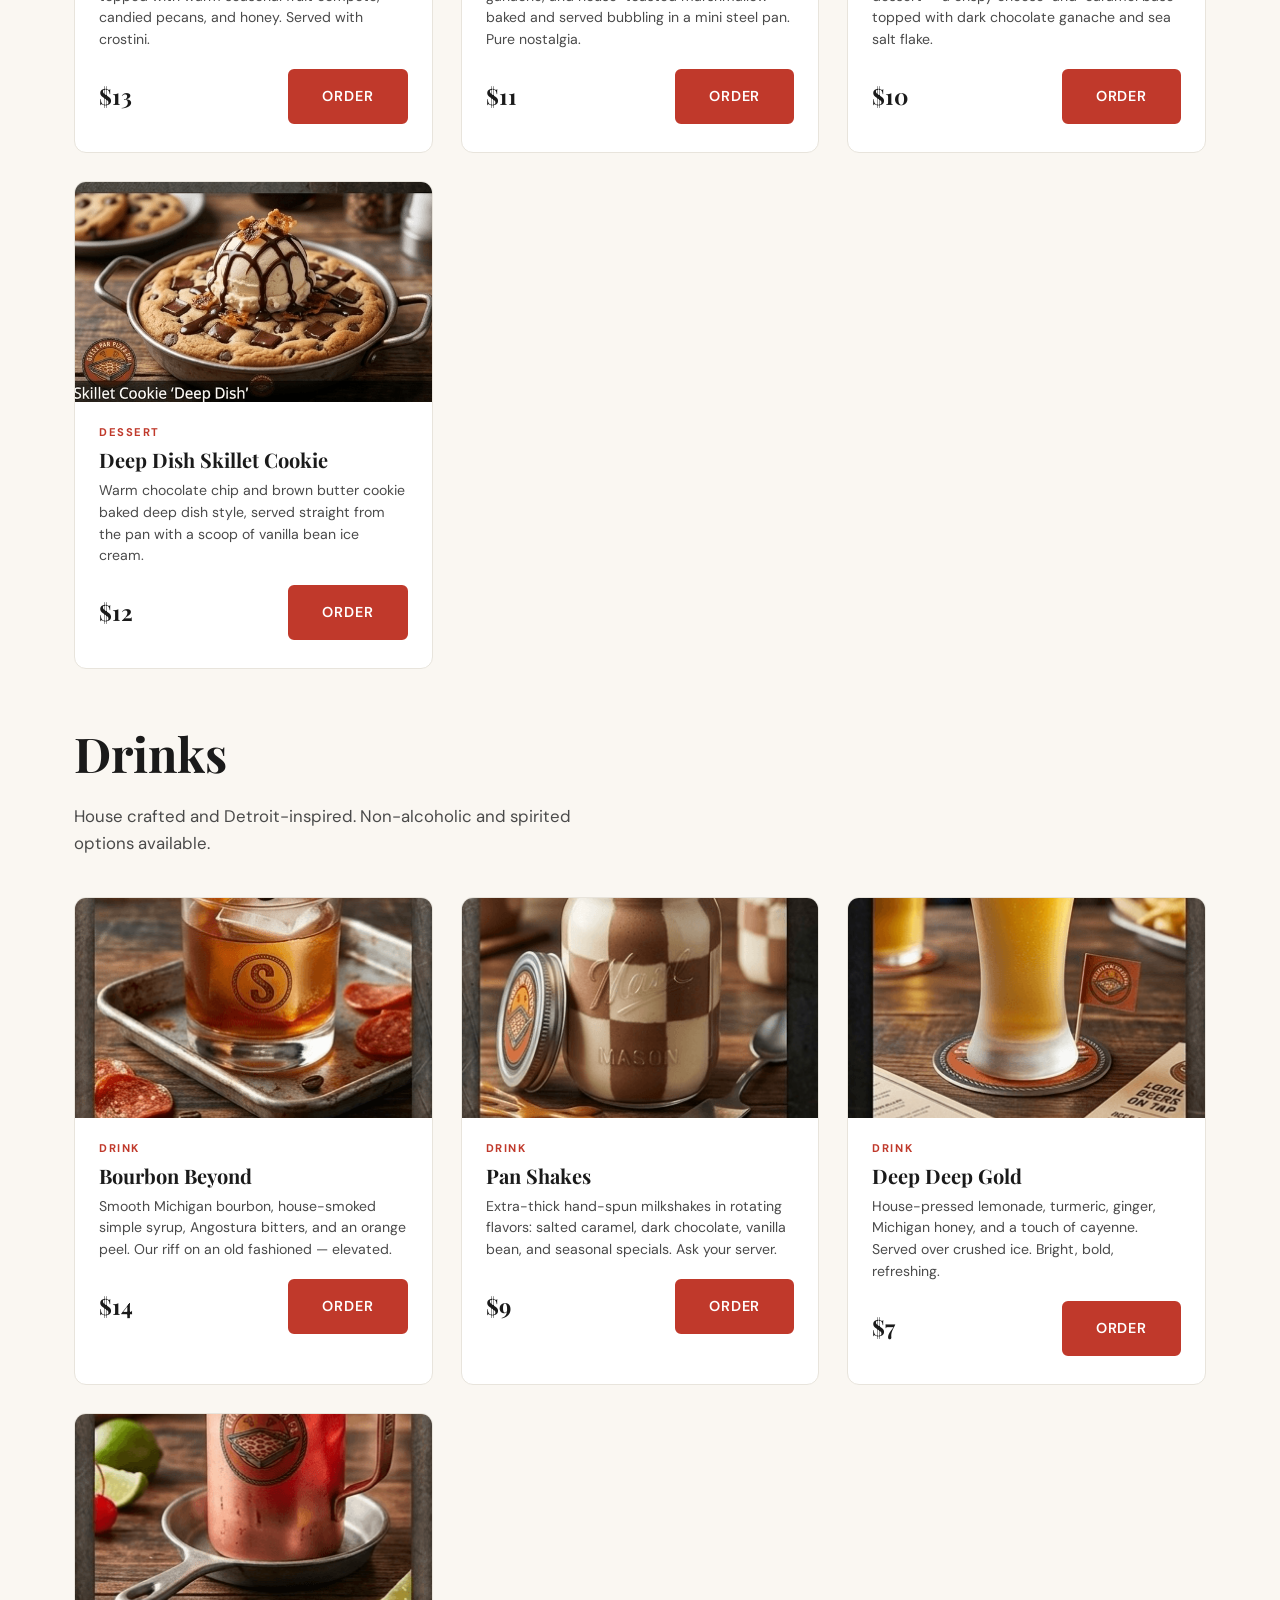
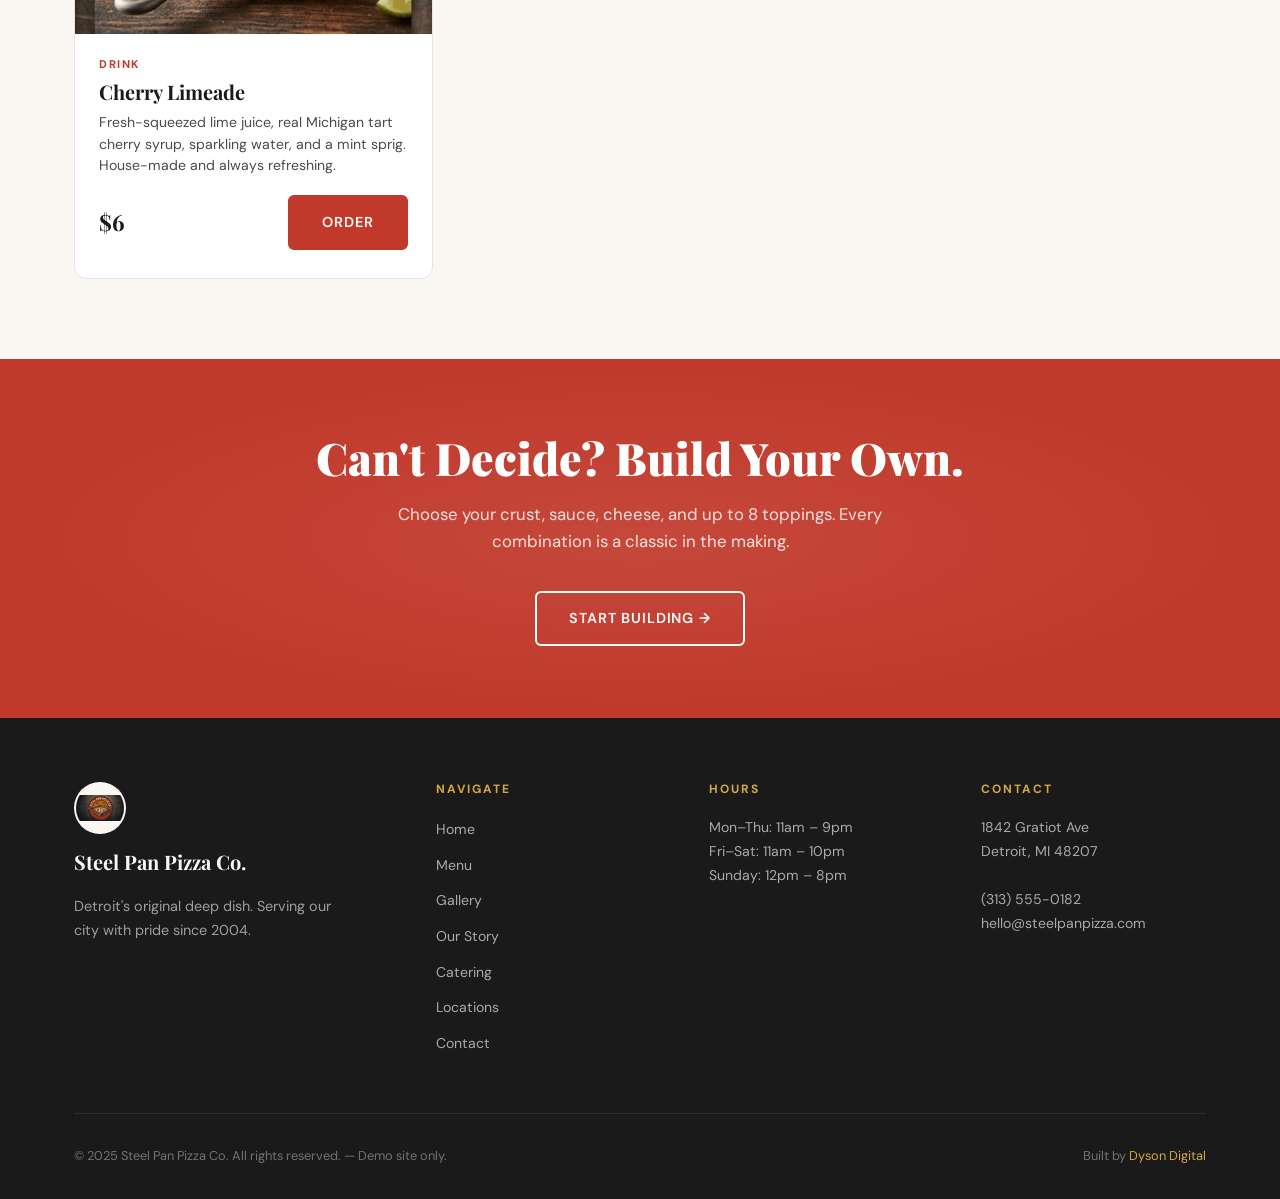
<file: menu.html>
<!DOCTYPE html>
<html lang="en">
<head>
  <meta charset="UTF-8">
  <meta name="viewport" content="width=device-width, initial-scale=1.0">
  <meta name="robots" content="noindex, nofollow">
  <title>Menu — Steel Pan Pizza Co.</title>
  <meta name="description" content="Explore the full Steel Pan Pizza Co. menu. Detroit-style deep dish, appetizers, salads, and desserts.">
  <meta name="author" content="Steel Pan Pizza Co.">
  <meta name="theme-color" content="#1a1a1a">

  <!-- Favicon -->
  <link rel="icon" type="image/png" href="images/pizzalogo.PNG">
  <link rel="apple-touch-icon" href="images/pizzalogo.PNG">
  <link rel="icon" type="image/png" href="favicon.png">
  
  <!-- Open Graph -->
  <meta property="og:type" content="website">
  <meta property="og:site_name" content="Steel Pan Pizza Co.">
  <meta property="og:title" content="Menu — Steel Pan Pizza Co.">
  <meta property="og:description" content="Explore the full Steel Pan Pizza Co. menu. Detroit-style deep dish, appetizers, salads, and desserts.">
  <meta property="og:image" content="images/menupicture1.PNG">
  <meta property="og:url" content="menu.html">

  <!-- Twitter Card -->
  <meta name="twitter:card" content="summary_large_image">
  <meta name="twitter:title" content="Menu — Steel Pan Pizza Co.">
  <meta name="twitter:description" content="Detroit-style deep dish, appetizers, salads, and desserts.">
  <meta name="twitter:image" content="images/menupicture1.PNG">

  <!-- Schema.org: Menu -->
  <script type="application/ld+json">
  {
    "@context": "https://schema.org",
    "@type": "Menu",
    "name": "Steel Pan Pizza Co. Menu",
    "description": "Full menu including Detroit-style deep dish pizzas, appetizers, salads, and desserts.",
    "url": "menu.html",
    "hasMenuSection": [
      { "@type": "MenuSection", "name": "Deep Dish Pies" },
      { "@type": "MenuSection", "name": "Starters & Sides" }
    ]
  }
  </script>

  <link rel="stylesheet" href="style.css">
  <link rel="preconnect" href="https://fonts.googleapis.com">
  <link rel="preconnect" href="https://fonts.gstatic.com" crossorigin>
</head>
<body>

  <!-- NAVBAR -->
  <nav class="navbar" role="navigation" aria-label="Main navigation">
    <div class="nav-inner">
      <a href="index.html" class="nav-logo" aria-label="Steel Pan Pizza Co. Home">
        <img src="images/pizzalogo.PNG" alt="Steel Pan Pizza Co. Logo" class="nav-logo-img">
        <div class="nav-logo-text">
          Steel Pan Pizza
          <span>Detroit Style Deep Dish</span>
        </div>
      </a>
      <ul class="nav-links" role="list">
        <li><a href="index.html">Home</a></li>
        <li><a href="menu.html" class="active">Menu</a></li>
        <li><a href="gallery.html">Gallery</a></li>
        <li><a href="story.html">Our Story</a></li>
        <li><a href="catering.html">Catering</a></li>
        <li><a href="locations.html">Locations</a></li>
        <li><a href="contact.html">Contact</a></li>
        <li><a href="#" class="nav-cta demo-trigger">Order Now</a></li>
      </ul>
      <button class="hamburger" id="hamburgerBtn" aria-label="Open menu" aria-expanded="false" aria-controls="mobileMenu">
        <span></span><span></span><span></span>
      </button>
    </div>
  </nav>

  <!-- MOBILE MENU -->
  <div class="mobile-menu" id="mobileMenu" role="dialog" aria-modal="true" aria-label="Mobile navigation" aria-hidden="true">
    <button class="mobile-menu-close" id="mobileMenuClose" aria-label="Close menu">&#x2715;</button>
    <a href="index.html">Home</a>
    <a href="menu.html">Menu</a>
    <a href="gallery.html">Gallery</a>
    <a href="story.html">Our Story</a>
    <a href="catering.html">Catering</a>
    <a href="locations.html">Locations</a>
    <a href="contact.html">Contact</a>
    <a href="#" class="nav-cta-mobile demo-trigger">Order Now</a>
  </div>

  <!-- PAGE HEADER -->
  <header class="page-header page-header--img">
    <img src="images/artisaningredients1.png" alt="Fresh artisan ingredients laid out for Detroit-style pizza" class="page-header-bg" loading="eager">
    <div class="container page-header-inner">
      <span class="section-label">The Full Menu</span>
      <h1>Built for the Bold &amp; Hungry</h1>
      <p>Every item made fresh, every day. Our deep dish pies are baked to order in seasoned steel pans — plan for 30 minutes and enjoy every second.</p>
    </div>
  </header>

  <!-- MENU SECTION -->
  <section class="section section--cream" aria-labelledby="deep-dish-title">
    <div class="container">
      <div class="menu-categories" role="list" aria-label="Menu categories">
        <button class="menu-cat-btn active" data-filter="all" aria-pressed="true">All</button>
        <button class="menu-cat-btn" data-filter="deep-dish" aria-pressed="false">Deep Dish</button>
        <button class="menu-cat-btn" data-filter="starters" aria-pressed="false">Starters</button>
        <button class="menu-cat-btn" data-filter="appetizers" aria-pressed="false">Appetizers</button>
        <button class="menu-cat-btn" data-filter="salads" aria-pressed="false">Salads</button>
        <button class="menu-cat-btn" data-filter="desserts" aria-pressed="false">Desserts</button>
        <button class="menu-cat-btn" data-filter="drinks" aria-pressed="false">Drinks</button>
      </div>

      <!-- DEEP DISH -->
      <div class="menu-section" data-section="deep-dish">
        <h2 class="section-title" id="deep-dish-title">Deep Dish Pies</h2>
        <p class="section-subtitle">All pies serve 2&ndash;4. Available in Classic 8&quot;, Large 10&quot;, and Party 14&quot;. Gluten-free crust available +$4.</p>
        <div class="menu-grid mt-40">
          <article class="menu-card fade-up" data-category="deep-dish">
            <img src="images/menupicture1.PNG" alt="Classic Red Top Detroit pizza" class="menu-card-img" loading="lazy">
            <div class="menu-card-body">
              <span class="menu-card-tag">Signature</span>
              <h3>The Classic Red Top</h3>
              <p>Wisconsin brick cheese to the edges, topped with our roasted San Marzano tomato sauce in the classic Detroit racing stripe finish.</p>
              <div class="menu-card-footer">
                <span class="menu-price">$22</span>
                <a href="#" class="btn btn-primary demo-trigger">Order</a>
              </div>
            </div>
          </article>
          <article class="menu-card fade-up" data-category="deep-dish">
            <img src="images/menupicture2.jpg" alt="Pepperoni Motown deep dish pizza" class="menu-card-img" loading="lazy">
            <div class="menu-card-body">
              <span class="menu-card-tag">Bestseller</span>
              <h3>Pepperoni Motown</h3>
              <p>Double-cupped pepperoni tucked beneath the brick cheese so the heat cups them into crispy, smoky gems. A Detroit staple.</p>
              <div class="menu-card-footer">
                <span class="menu-price">$26</span>
                <a href="#" class="btn btn-primary demo-trigger">Order</a>
              </div>
            </div>
          </article>
          <article class="menu-card fade-up" data-category="deep-dish">
            <img src="images/menupicture3.jpg" alt="Gratiot Avenue Garden vegetarian pizza" class="menu-card-img" loading="lazy">
            <div class="menu-card-body">
              <span class="menu-card-tag">Vegetarian</span>
              <h3>Gratiot Ave. Garden</h3>
              <p>Caramelized mushrooms, roasted red peppers, fresh spinach, and garlic olive oil. Proves that meatless can be magnificent.</p>
              <div class="menu-card-footer">
                <span class="menu-price">$24</span>
                <a href="#" class="btn btn-primary demo-trigger">Order</a>
              </div>
            </div>
          </article>
          <article class="menu-card fade-up" data-category="deep-dish">
            <img src="images/menupicture4.jpg" alt="East Side Meat Feast pizza" class="menu-card-img" loading="lazy">
            <div class="menu-card-body">
              <span class="menu-card-tag">Meat Lover</span>
              <h3>East Side Meat Feast</h3>
              <p>Italian sausage, pepperoni, smoked bacon, and ground beef layered beneath a blanket of brick and mozzarella. Legendary.</p>
              <div class="menu-card-footer">
                <span class="menu-price">$29</span>
                <a href="#" class="btn btn-primary demo-trigger">Order</a>
              </div>
            </div>
          </article>
          <article class="menu-card fade-up" data-category="deep-dish">
            <img src="images/womaneatinpizza.jpg" alt="White pizza with ricotta" class="menu-card-img" loading="lazy">
            <div class="menu-card-body">
              <span class="menu-card-tag">House Specialty</span>
              <h3>The White Out</h3>
              <p>House-made ricotta, garlic cream sauce, fresh basil, sun-dried tomatoes, and a drizzle of chili oil. No red sauce — all impact.</p>
              <div class="menu-card-footer">
                <span class="menu-price">$25</span>
                <a href="#" class="btn btn-primary demo-trigger">Order</a>
              </div>
            </div>
          </article>
          <article class="menu-card fade-up" data-category="deep-dish">
            <img src="images/maneatingpizza.jpg" alt="Buffalo Chicken deep dish pizza" class="menu-card-img" loading="lazy">
            <div class="menu-card-body">
              <span class="menu-card-tag">Fan Favorite</span>
              <h3>Buffalo Belle Isle</h3>
              <p>Crispy buffalo chicken, celery-infused cream cheese, brick mozzarella, and a finishing drizzle of hot honey. Addictive.</p>
              <div class="menu-card-footer">
                <span class="menu-price">$27</span>
                <a href="#" class="btn btn-primary demo-trigger">Order</a>
              </div>
            </div>
          </article>
        </div>
      </div>

      <!-- STARTERS & SIDES -->
      <div class="menu-section" data-section="starters">
        <h2 class="section-title menu-section-heading" id="apps-title">Starters &amp; Sides</h2>
        <p class="section-subtitle">The perfect warm-up while your pie bakes.</p>
        <div class="menu-grid mt-40">
          <article class="menu-card fade-up" data-category="starters">
            <img src="images/garlic-knot-starter.png" alt="Golden garlic knots with marinara dipping sauce" class="menu-card-img" loading="lazy">
            <div class="menu-card-body">
              <span class="menu-card-tag">Starter</span>
              <h3>Garlic Knots (6)</h3>
              <p>Pillowy knots of our scratch dough, bathed in roasted garlic butter and fresh herbs. Served with house marinara.</p>
              <div class="menu-card-footer">
                <span class="menu-price">$9</span>
                <a href="#" class="btn btn-primary demo-trigger">Order</a>
              </div>
            </div>
          </article>
          <article class="menu-card fade-up" data-category="starters">
            <img src="images/breadsticks-starter.png" alt="Detroit-style focaccia breadsticks with whipped ricotta" class="menu-card-img" loading="lazy">
            <div class="menu-card-body">
              <span class="menu-card-tag">Starter</span>
              <h3>Detroit-Style Bread Sticks</h3>
              <p>Focaccia-style breadsticks from our deep dish dough base, topped with romano and served with whipped ricotta.</p>
              <div class="menu-card-footer">
                <span class="menu-price">$10</span>
                <a href="#" class="btn btn-primary demo-trigger">Order</a>
              </div>
            </div>
          </article>
          <article class="menu-card fade-up" data-category="starters">
            <img src="images/chop-salad-starter.png" alt="Eastern Market chopped salad with house vinaigrette" class="menu-card-img" loading="lazy">
            <div class="menu-card-body">
              <span class="menu-card-tag">Starter</span>
              <h3>Eastern Market Chop</h3>
              <p>Seasonal greens, cherry tomatoes, cucumber, kalamata olives, red onion, and house vinaigrette from local Eastern Market herbs.</p>
              <div class="menu-card-footer">
                <span class="menu-price">$12</span>
                <a href="#" class="btn btn-primary demo-trigger">Order</a>
              </div>
            </div>
          </article>
        </div>
      </div>

      <!-- APPETIZERS -->
      <div class="menu-section" data-section="appetizers">
        <h2 class="section-title menu-section-heading" id="appetizers-title">Appetizers</h2>
        <p class="section-subtitle">Shareable bites built for the table.</p>
        <div class="menu-grid mt-40">
          <article class="menu-card fade-up" data-category="appetizers">
            <img src="images/chickenbites-appetizer.png" alt="Crispy chicken bites with dipping sauce" class="menu-card-img" loading="lazy">
            <div class="menu-card-body">
              <span class="menu-card-tag">Appetizer</span>
              <h3>Crispy Chicken Bites</h3>
              <p>Golden-fried chicken tenders tossed in your choice of house buffalo, honey-garlic, or classic ranch. A crowd favorite every time.</p>
              <div class="menu-card-footer">
                <span class="menu-price">$13</span>
                <a href="#" class="btn btn-primary demo-trigger">Order</a>
              </div>
            </div>
          </article>
          <article class="menu-card fade-up" data-category="appetizers">
            <img src="images/cocktail-shrimp-shot-appetizer.png" alt="Chilled cocktail shrimp shooters with zesty sauce" class="menu-card-img" loading="lazy">
            <div class="menu-card-body">
              <span class="menu-card-tag">Appetizer</span>
              <h3>Cocktail Shrimp Shots</h3>
              <p>Chilled jumbo shrimp served in individual shot glasses with house-made zesty cocktail sauce and a lemon wedge.</p>
              <div class="menu-card-footer">
                <span class="menu-price">$14</span>
                <a href="#" class="btn btn-primary demo-trigger">Order</a>
              </div>
            </div>
          </article>
          <article class="menu-card fade-up" data-category="appetizers">
            <img src="images/softpretzel-appetizer.png" alt="Warm soft pretzel with cheese dipping sauce" class="menu-card-img" loading="lazy">
            <div class="menu-card-body">
              <span class="menu-card-tag">Appetizer</span>
              <h3>Steel Pan Soft Pretzel</h3>
              <p>Oversized hand-twisted soft pretzel, baked golden and salted, served with warm brick cheese dipping sauce and spicy brown mustard.</p>
              <div class="menu-card-footer">
                <span class="menu-price">$11</span>
                <a href="#" class="btn btn-primary demo-trigger">Order</a>
              </div>
            </div>
          </article>
          <article class="menu-card fade-up" data-category="appetizers">
            <img src="images/gooey-cheese-pan-appetizer.png" alt="Gooey baked cheese pan with crusty bread" class="menu-card-img" loading="lazy">
            <div class="menu-card-body">
              <span class="menu-card-tag">Appetizer</span>
              <h3>Gooey Cheese Pan</h3>
              <p>Brick and mozzarella baked bubbling in a mini steel pan with roasted garlic and herbs. Served with toasted crostini for dipping.</p>
              <div class="menu-card-footer">
                <span class="menu-price">$12</span>
                <a href="#" class="btn btn-primary demo-trigger">Order</a>
              </div>
            </div>
          </article>
          <article class="menu-card fade-up" data-category="appetizers">
            <img src="images/mac-cheese-frico-bites-appetizer.png" alt="Mac and cheese frico bites with crispy cheese crust" class="menu-card-img" loading="lazy">
            <div class="menu-card-body">
              <span class="menu-card-tag">Appetizer</span>
              <h3>Mac &amp; Cheese Frico Bites</h3>
              <p>Creamy mac and cheese formed into bites, wrapped in a crispy frico cheese crust. Addictive, shareable, and gone too fast.</p>
              <div class="menu-card-footer">
                <span class="menu-price">$12</span>
                <a href="#" class="btn btn-primary demo-trigger">Order</a>
              </div>
            </div>
          </article>
          <article class="menu-card fade-up" data-category="appetizers">
            <img src="images/pesto-pasta-pinwheels-appetizer.png" alt="Pesto pasta pinwheel rolls" class="menu-card-img" loading="lazy">
            <div class="menu-card-body">
              <span class="menu-card-tag">Appetizer</span>
              <h3>Pesto Pasta Pinwheels</h3>
              <p>Fresh pasta rolled with house-made basil pesto, sun-dried tomatoes, and ricotta, then sliced and baked until golden. Light yet satisfying.</p>
              <div class="menu-card-footer">
                <span class="menu-price">$11</span>
                <a href="#" class="btn btn-primary demo-trigger">Order</a>
              </div>
            </div>
          </article>
        </div>
      </div>

      <!-- SALADS -->
      <div class="menu-section" data-section="salads">
        <h2 class="section-title menu-section-heading" id="salads-title">Salads</h2>
        <p class="section-subtitle">Fresh, local, and built to complement any pie.</p>
        <div class="menu-grid mt-40">
          <article class="menu-card fade-up" data-category="salads">
            <img src="images/salad2.png" alt="Classic house garden salad with seasonal greens" class="menu-card-img" loading="lazy">
            <div class="menu-card-body">
              <span class="menu-card-tag">Salad</span>
              <h3>House Garden Salad</h3>
              <p>Mixed greens, shaved carrots, cucumber ribbons, grape tomatoes, red onion, and house Italian dressing. Simple and crisp.</p>
              <div class="menu-card-footer">
                <span class="menu-price">$10</span>
                <a href="#" class="btn btn-primary demo-trigger">Order</a>
              </div>
            </div>
          </article>
          <article class="menu-card fade-up" data-category="salads">
            <img src="images/salad3.png" alt="Roasted beet and arugula salad with goat cheese" class="menu-card-img" loading="lazy">
            <div class="menu-card-body">
              <span class="menu-card-tag">Salad</span>
              <h3>Roasted Beet &amp; Arugula</h3>
              <p>Roasted golden beets, peppery arugula, candied walnuts, crumbled goat cheese, and a honey-balsamic glaze. Rich and seasonal.</p>
              <div class="menu-card-footer">
                <span class="menu-price">$13</span>
                <a href="#" class="btn btn-primary demo-trigger">Order</a>
              </div>
            </div>
          </article>
          <article class="menu-card fade-up" data-category="salads">
            <img src="images/salad4.png" alt="Kale Caesar salad with shaved parmesan and croutons" class="menu-card-img" loading="lazy">
            <div class="menu-card-body">
              <span class="menu-card-tag">Salad</span>
              <h3>Kale Caesar</h3>
              <p>Massaged lacinato kale, house Caesar dressing, shaved parmesan, house-made focaccia croutons, and a squeeze of lemon.</p>
              <div class="menu-card-footer">
                <span class="menu-price">$12</span>
                <a href="#" class="btn btn-primary demo-trigger">Order</a>
              </div>
            </div>
          </article>
        </div>
      </div>

      <!-- DESSERTS -->
      <div class="menu-section" data-section="desserts">
        <h2 class="section-title menu-section-heading" id="desserts-title">Desserts</h2>
        <p class="section-subtitle">Detroit-inspired finishes worth saving room for.</p>
        <div class="menu-grid mt-40">
          <article class="menu-card fade-up" data-category="desserts">
            <img src="images/baked-brie-fruit-compote-dessert.png" alt="Baked brie with warm fruit compote and crostini" class="menu-card-img" loading="lazy">
            <div class="menu-card-body">
              <span class="menu-card-tag">Dessert</span>
              <h3>Baked Brie &amp; Fruit Compote</h3>
              <p>Whole wheel of brie baked until molten, topped with warm seasonal fruit compote, candied pecans, and honey. Served with crostini.</p>
              <div class="menu-card-footer">
                <span class="menu-price">$13</span>
                <a href="#" class="btn btn-primary demo-trigger">Order</a>
              </div>
            </div>
          </article>
          <article class="menu-card fade-up" data-category="desserts">
            <img src="images/dessert-smores-pan-dessert.png" alt="S'mores baked in a mini steel pan" class="menu-card-img" loading="lazy">
            <div class="menu-card-body">
              <span class="menu-card-tag">Dessert</span>
              <h3>S'mores Steel Pan</h3>
              <p>Graham cracker crust, dark chocolate ganache, and house-toasted marshmallow — baked and served bubbling in a mini steel pan. Pure nostalgia.</p>
              <div class="menu-card-footer">
                <span class="menu-price">$11</span>
                <a href="#" class="btn btn-primary demo-trigger">Order</a>
              </div>
            </div>
          </article>
          <article class="menu-card fade-up" data-category="desserts">
            <img src="images/frico-chocolate-caramel-square-dessert.png" alt="Frico chocolate caramel dessert square" class="menu-card-img" loading="lazy">
            <div class="menu-card-body">
              <span class="menu-card-tag">Dessert</span>
              <h3>Frico Chocolate Caramel Square</h3>
              <p>Our signature frico technique applied to dessert — a crispy cheese-and-caramel base topped with dark chocolate ganache and sea salt flake.</p>
              <div class="menu-card-footer">
                <span class="menu-price">$10</span>
                <a href="#" class="btn btn-primary demo-trigger">Order</a>
              </div>
            </div>
          </article>
          <article class="menu-card fade-up" data-category="desserts">
            <img src="images/skillet-cookie-deep-dish-dessert.png" alt="Deep dish skillet cookie with ice cream" class="menu-card-img" loading="lazy">
            <div class="menu-card-body">
              <span class="menu-card-tag">Dessert</span>
              <h3>Deep Dish Skillet Cookie</h3>
              <p>Warm chocolate chip and brown butter cookie baked deep dish style, served straight from the pan with a scoop of vanilla bean ice cream.</p>
              <div class="menu-card-footer">
                <span class="menu-price">$12</span>
                <a href="#" class="btn btn-primary demo-trigger">Order</a>
              </div>
            </div>
          </article>
        </div>
      </div>

      <!-- DRINKS -->
      <div class="menu-section" data-section="drinks">
        <h2 class="section-title menu-section-heading" id="drinks-title">Drinks</h2>
        <p class="section-subtitle">House crafted and Detroit-inspired. Non-alcoholic and spirited options available.</p>
        <div class="menu-grid mt-40">
          <article class="menu-card fade-up" data-category="drinks">
            <img src="images/bourbon-beyond-drink.png" alt="Bourbon Beyond signature cocktail" class="menu-card-img" loading="lazy">
            <div class="menu-card-body">
              <span class="menu-card-tag">Drink</span>
              <h3>Bourbon Beyond</h3>
              <p>Smooth Michigan bourbon, house-smoked simple syrup, Angostura bitters, and an orange peel. Our riff on an old fashioned — elevated.</p>
              <div class="menu-card-footer">
                <span class="menu-price">$14</span>
                <a href="#" class="btn btn-primary demo-trigger">Order</a>
              </div>
            </div>
          </article>
          <article class="menu-card fade-up" data-category="drinks">
            <img src="images/pan-shakes-drink.png" alt="Steel Pan signature thick milkshake" class="menu-card-img" loading="lazy">
            <div class="menu-card-body">
              <span class="menu-card-tag">Drink</span>
              <h3>Pan Shakes</h3>
              <p>Extra-thick hand-spun milkshakes in rotating flavors: salted caramel, dark chocolate, vanilla bean, and seasonal specials. Ask your server.</p>
              <div class="menu-card-footer">
                <span class="menu-price">$9</span>
                <a href="#" class="btn btn-primary demo-trigger">Order</a>
              </div>
            </div>
          </article>
          <article class="menu-card fade-up" data-category="drinks">
            <img src="images/deep-deep-gold-drink.png" alt="Deep Deep Gold craft lemonade cocktail" class="menu-card-img" loading="lazy">
            <div class="menu-card-body">
              <span class="menu-card-tag">Drink</span>
              <h3>Deep Deep Gold</h3>
              <p>House-pressed lemonade, turmeric, ginger, Michigan honey, and a touch of cayenne. Served over crushed ice. Bright, bold, refreshing.</p>
              <div class="menu-card-footer">
                <span class="menu-price">$7</span>
                <a href="#" class="btn btn-primary demo-trigger">Order</a>
              </div>
            </div>
          </article>
          <article class="menu-card fade-up" data-category="drinks">
            <img src="images/cherry-limeade-drink.png" alt="Fresh cherry limeade with mint garnish" class="menu-card-img" loading="lazy">
            <div class="menu-card-body">
              <span class="menu-card-tag">Drink</span>
              <h3>Cherry Limeade</h3>
              <p>Fresh-squeezed lime juice, real Michigan tart cherry syrup, sparkling water, and a mint sprig. House-made and always refreshing.</p>
              <div class="menu-card-footer">
                <span class="menu-price">$6</span>
                <a href="#" class="btn btn-primary demo-trigger">Order</a>
              </div>
            </div>
          </article>
        </div>
      </div>

    </div>
  </section>

    <!-- CTA BAND -->
  <div class="cta-band">
    <h2>Can't Decide? Build Your Own.</h2>
    <p>Choose your crust, sauce, cheese, and up to 8 toppings. Every combination is a classic in the making.</p>
    <a href="#" class="btn btn-outline demo-trigger">Start Building &rarr;</a>
  </div>

  <!-- FOOTER -->
  <footer class="footer">
    <div class="container">
      <div class="footer-grid">
        <div class="footer-brand">
          <img src="images/pizzalogo.PNG" alt="Steel Pan Pizza Co." class="footer-logo-img" loading="lazy">
          <div class="footer-logo-name">Steel Pan Pizza Co.</div>
          <p>Detroit's original deep dish. Serving our city with pride since 2004.</p>
        </div>
        <div class="footer-col">
          <h4>Navigate</h4>
          <ul>
            <li><a href="index.html">Home</a></li>
            <li><a href="menu.html">Menu</a></li>
            <li><a href="gallery.html">Gallery</a></li>
            <li><a href="story.html">Our Story</a></li>
            <li><a href="catering.html">Catering</a></li>
            <li><a href="locations.html">Locations</a></li>
            <li><a href="contact.html">Contact</a></li>
          </ul>
        </div>
        <div class="footer-col">
          <h4>Hours</h4>
          <p>Mon&ndash;Thu: 11am &ndash; 9pm<br>Fri&ndash;Sat: 11am &ndash; 10pm<br>Sunday: 12pm &ndash; 8pm</p>
        </div>
        <div class="footer-col">
          <h4>Contact</h4>
          <p>1842 Gratiot Ave<br>Detroit, MI 48207<br><br>(313) 555-0182<br>hello@steelpanpizza.com</p>
        </div>
      </div>
      <div class="footer-bottom">
        <p>&copy; 2025 Steel Pan Pizza Co. All rights reserved. &mdash; Demo site only.</p>
        <p>Built by <a href="https://dysondigital.com" target="_blank" rel="noopener noreferrer">Dyson Digital</a></p>
      </div>
    </div>
  </footer>

  <!-- DEMO MODAL -->
  <div class="demo-modal-bg" id="demoModal" role="dialog" aria-modal="true" aria-labelledby="demoModalTitle">
    <div class="demo-modal">
      <span class="demo-modal-icon">&#128203;</span>
      <h2 id="demoModalTitle">Demo Site Notice</h2>
      <p>This is a <strong>demo site</strong> built for portfolio display purposes only. No orders can be placed, and no transactions will be processed.</p>
      <button class="demo-modal-close-btn" id="demoModalClose">Got It</button>
      <p class="demo-modal-built">Built by <strong>Dyson Digital</strong></p>
    </div>
  </div>

  <script>
    const hamburgerBtn = document.getElementById('hamburgerBtn');
    const mobileMenu = document.getElementById('mobileMenu');
    const mobileMenuClose = document.getElementById('mobileMenuClose');

    function openMenu() {
      mobileMenu.classList.add('is-open');
      mobileMenu.setAttribute('aria-hidden', 'false');
      hamburgerBtn.setAttribute('aria-expanded', 'true');
      document.body.style.overflow = 'hidden';
    }

    function closeMenu() {
      mobileMenu.classList.remove('is-open');
      mobileMenu.setAttribute('aria-hidden', 'true');
      hamburgerBtn.setAttribute('aria-expanded', 'false');
      document.body.style.overflow = '';
    }

    hamburgerBtn.addEventListener('click', openMenu);
    mobileMenuClose.addEventListener('click', closeMenu);
    mobileMenu.addEventListener('click', (e) => { if (e.target.closest('a')) closeMenu(); });
    document.addEventListener('keydown', (e) => { if (e.key === 'Escape') closeMenu(); });

    const demoModal = document.getElementById('demoModal');
    const demoModalClose = document.getElementById('demoModalClose');

    document.querySelectorAll('.demo-trigger').forEach(btn => {
      btn.addEventListener('click', (e) => { e.preventDefault(); demoModal.classList.add('is-open'); });
    });
    demoModalClose.addEventListener('click', () => demoModal.classList.remove('is-open'));
    demoModal.addEventListener('click', (e) => { if (e.target === demoModal) demoModal.classList.remove('is-open'); });

    const fadeEls = document.querySelectorAll('.fade-up');
    const observer = new IntersectionObserver((entries) => {
      entries.forEach(entry => { if (entry.isIntersecting) { entry.target.classList.add('is-visible'); observer.unobserve(entry.target); } });
    }, { threshold: 0.1 });
    fadeEls.forEach(el => observer.observe(el));

    // ---- Menu category filter (fully functional) ----
    const filterBtns = document.querySelectorAll('.menu-cat-btn');
    const menuSections = document.querySelectorAll('.menu-section');

    function applyFilter(filter) {
      menuSections.forEach(section => {
        const sectionKey = section.dataset.section;
        // Show/hide entire section wrapper
        const show = (filter === 'all' || filter === sectionKey);
        section.style.display = show ? '' : 'none';
        // Remove top margin on first visible section to prevent gap
        section.classList.remove('menu-section--first');
      });

      // Add top-margin class only to the first visible section
      const visibleSections = Array.from(menuSections).filter(s => s.style.display !== 'none');
      if (visibleSections.length > 0) {
        visibleSections[0].classList.add('menu-section--first');
      }

      // Re-trigger fade-up for newly visible cards
      document.querySelectorAll('.menu-section[style=""] .fade-up, .menu-section:not([style]) .fade-up').forEach(el => {
        if (!el.classList.contains('is-visible')) {
          el.classList.add('is-visible');
        }
      });
    }

    filterBtns.forEach(btn => {
      btn.addEventListener('click', () => {
        filterBtns.forEach(b => { b.classList.remove('active'); b.setAttribute('aria-pressed', 'false'); });
        btn.classList.add('active');
        btn.setAttribute('aria-pressed', 'true');
        applyFilter(btn.dataset.filter);
      });
    });

    // Init: all visible
    applyFilter('all');
  </script>
</body>
</html>
</file>
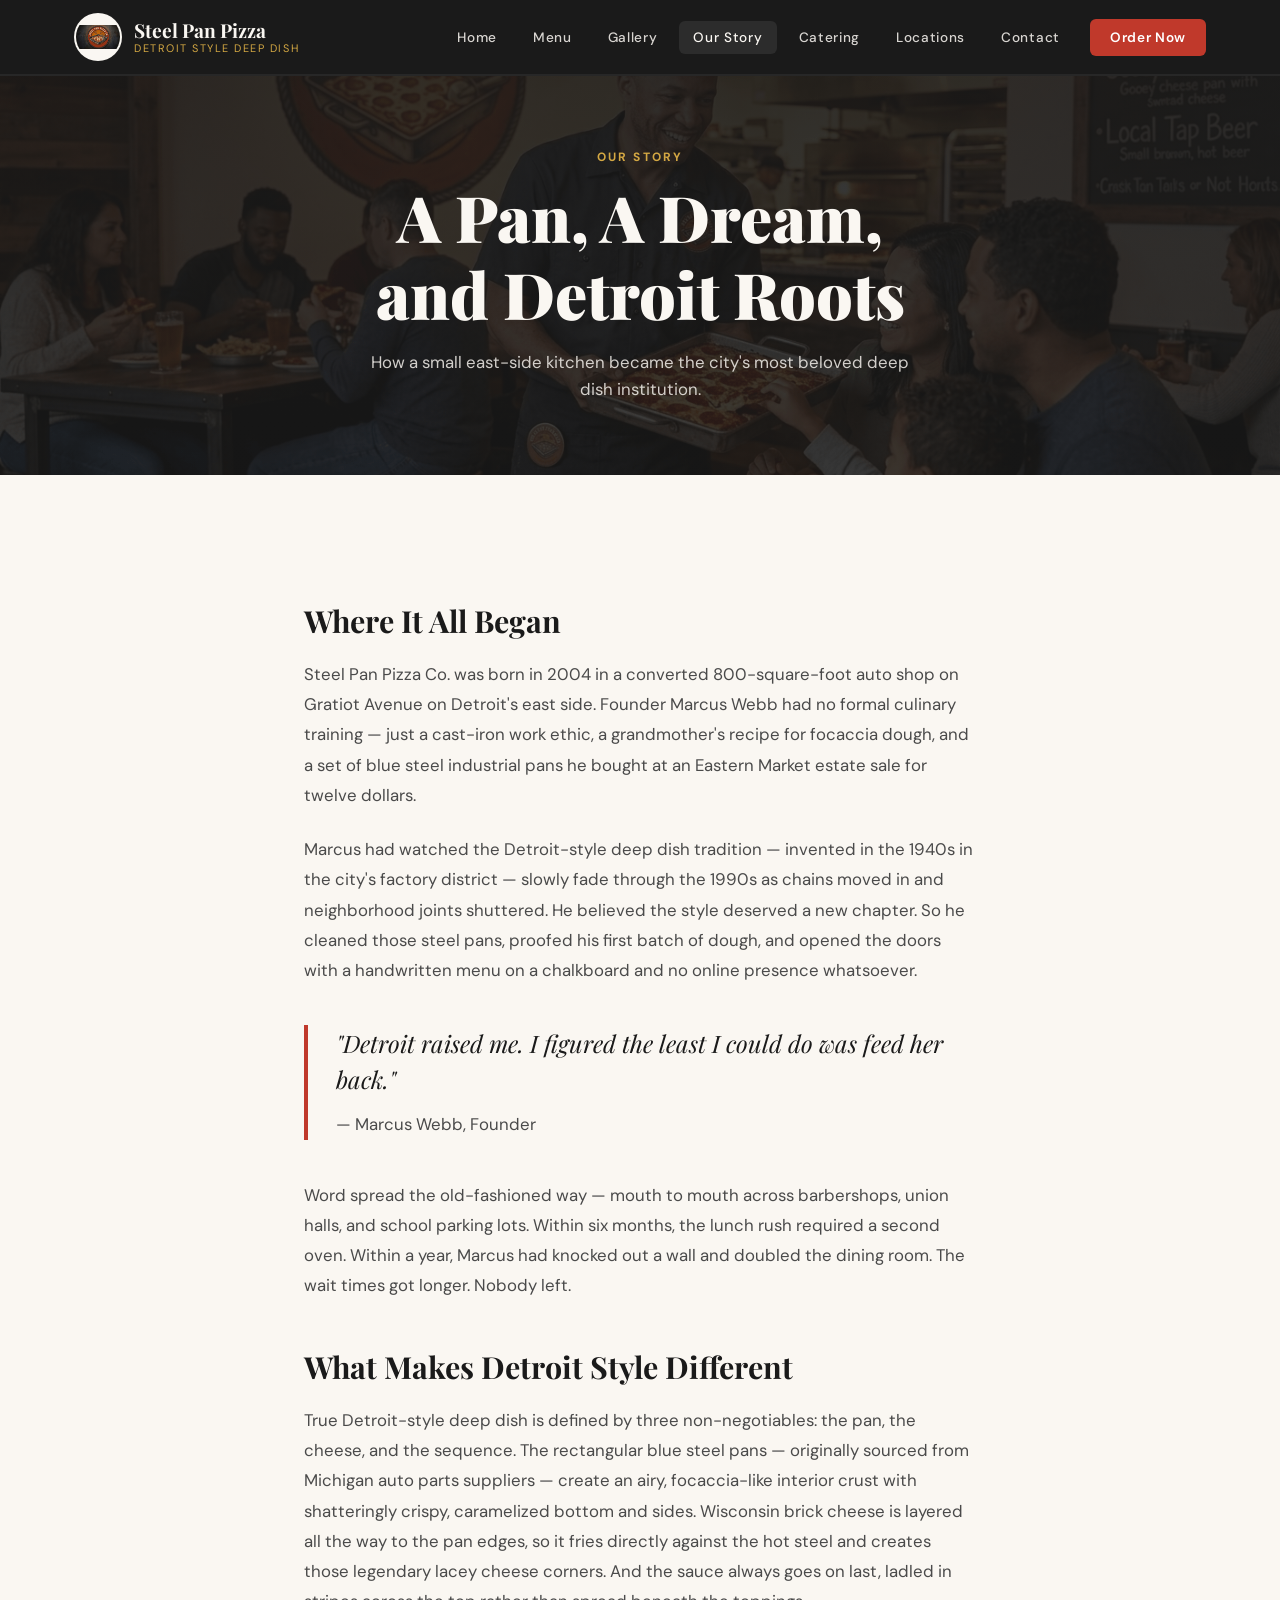
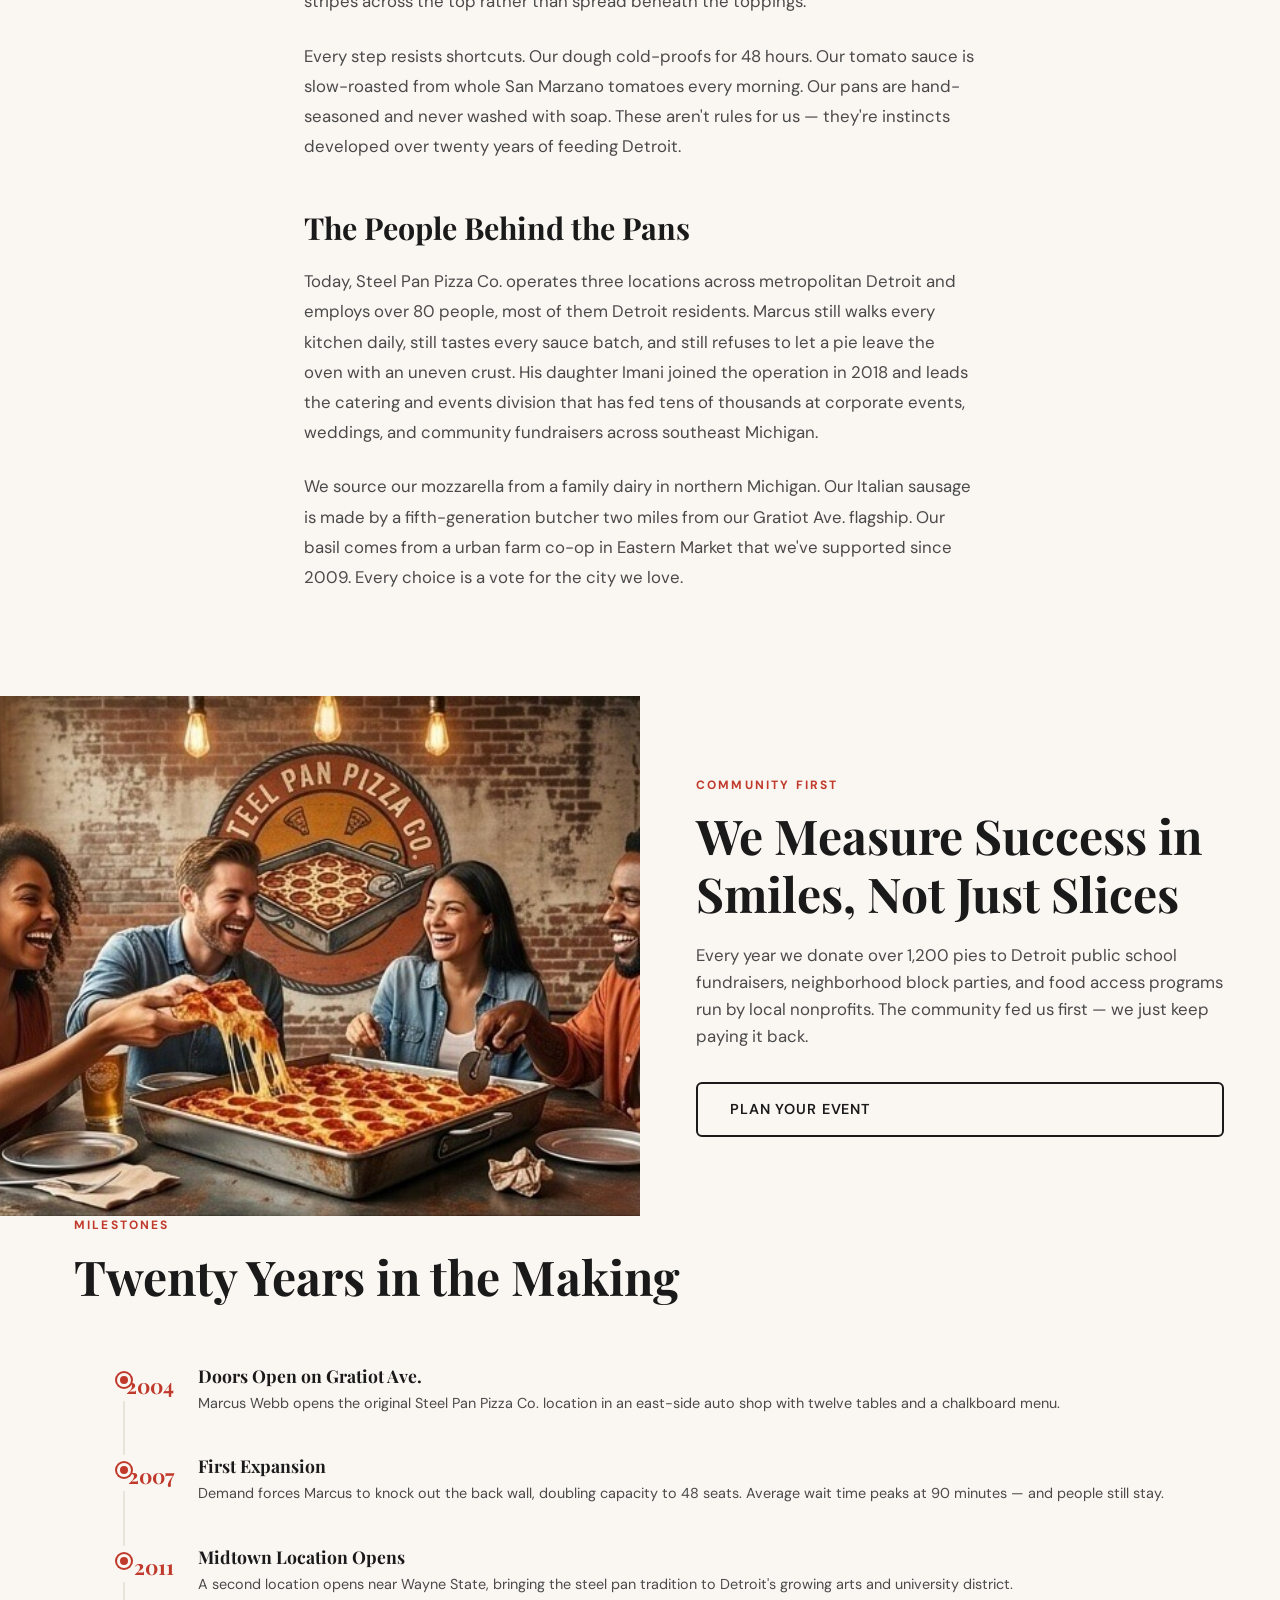
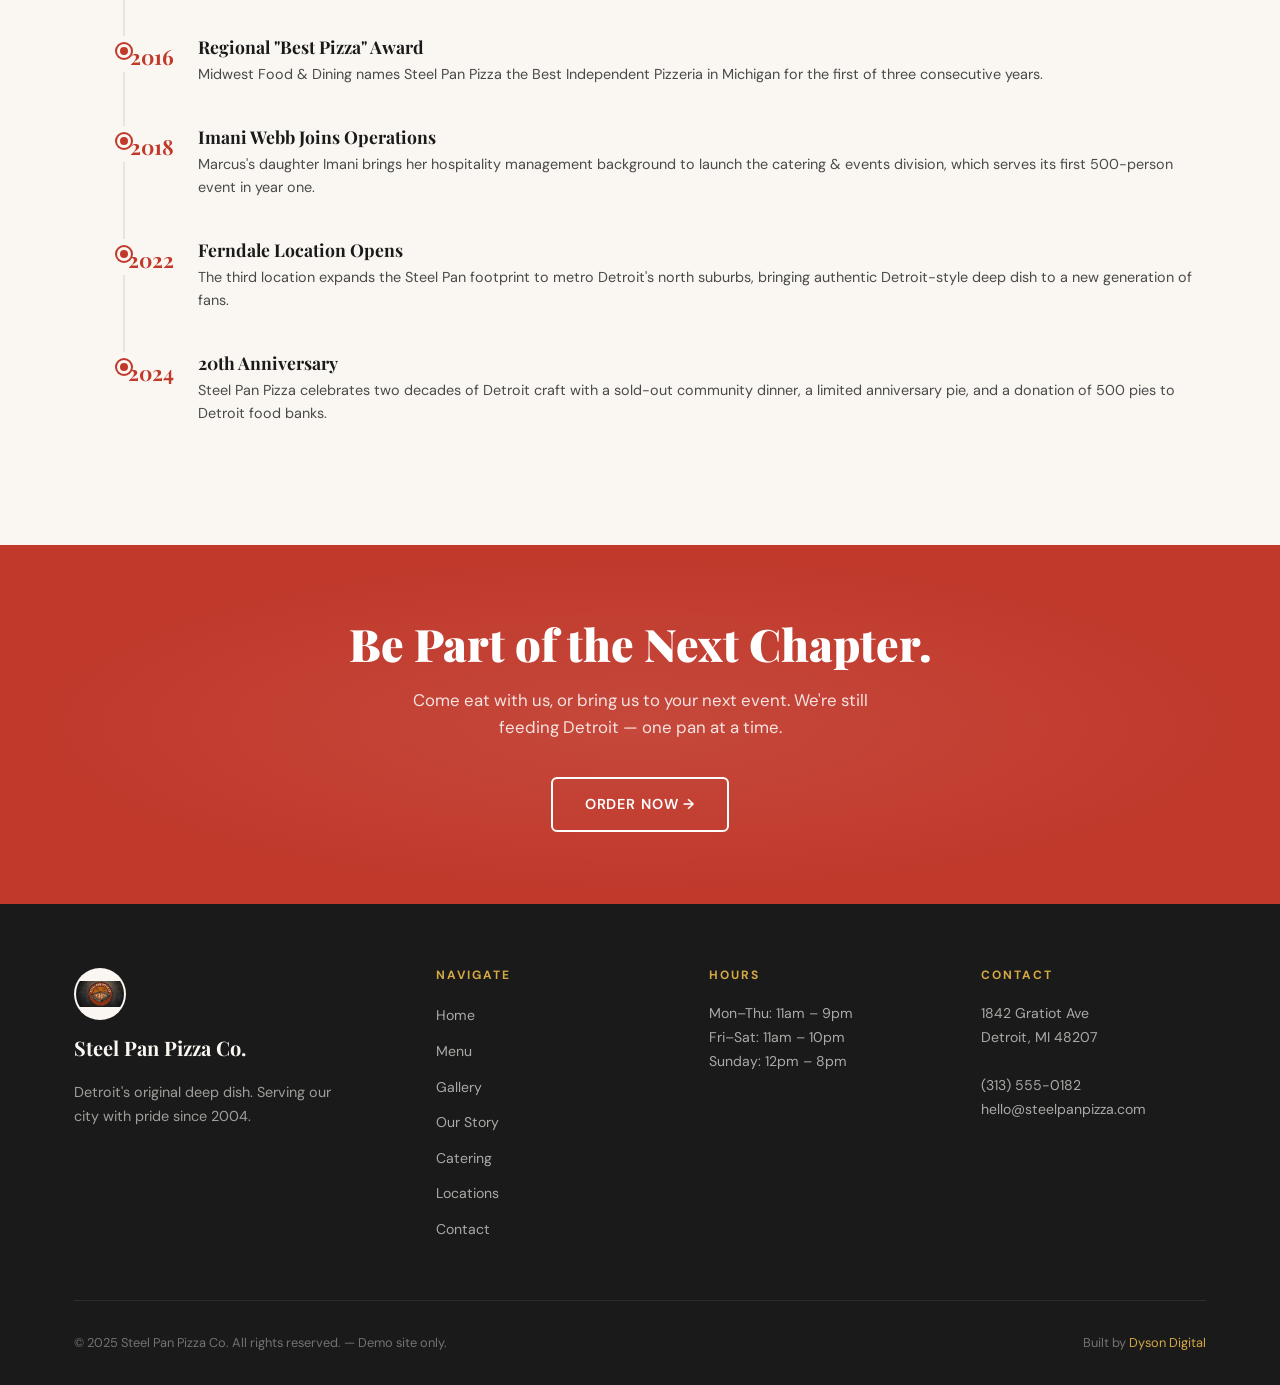
<file: story.html>
<!DOCTYPE html>
<html lang="en">
<head>
  <meta charset="UTF-8">
  <meta name="viewport" content="width=device-width, initial-scale=1.0">
  <meta name="robots" content="noindex, nofollow">
  <title>Our Story — Steel Pan Pizza Co.</title>
  <meta name="description" content="The history of Steel Pan Pizza Co. and the Detroit deep dish tradition we've been proud to carry since 2004.">
  <meta name="author" content="Steel Pan Pizza Co.">
  <meta name="theme-color" content="#1a1a1a">

  <!-- Favicon -->
  <link rel="icon" type="image/png" href="images/pizzalogo.PNG">
  <link rel="apple-touch-icon" href="images/pizzalogo.PNG">
  <link rel="icon" type="image/png" href="favicon.png">
 
  <!-- Open Graph -->
  <meta property="og:type" content="website">
  <meta property="og:site_name" content="Steel Pan Pizza Co.">
  <meta property="og:title" content="Our Story — Steel Pan Pizza Co.">
  <meta property="og:description" content="The history of Steel Pan Pizza Co. and the Detroit deep dish tradition we've been proud to carry since 2004.">
  <meta property="og:image" content="images/friendseatingpizza.jpg">
  <meta property="og:url" content="story.html">

  <!-- Twitter Card -->
  <meta name="twitter:card" content="summary_large_image">
  <meta name="twitter:title" content="Our Story — Steel Pan Pizza Co.">
  <meta name="twitter:description" content="From a converted auto shop on Gratiot Ave. to Detroit's most beloved deep dish institution.">
  <meta name="twitter:image" content="images/friendseatingpizza.jpg">

  <!-- Schema.org: AboutPage -->
  <script type="application/ld+json">
  {
    "@context": "https://schema.org",
    "@type": "AboutPage",
    "name": "Our Story — Steel Pan Pizza Co.",
    "description": "The history of Steel Pan Pizza Co., founded in 2004 by Marcus Webb on Detroit's east side.",
    "url": "story.html",
    "about": {
      "@type": "Restaurant",
      "name": "Steel Pan Pizza Co.",
      "foundingDate": "2004",
      "founder": { "@type": "Person", "name": "Marcus Webb" }
    }
  }
  </script>

  <link rel="stylesheet" href="style.css">
  <link rel="preconnect" href="https://fonts.googleapis.com">
  <link rel="preconnect" href="https://fonts.gstatic.com" crossorigin>
</head>
<body>

  <!-- NAVBAR -->
  <nav class="navbar" role="navigation" aria-label="Main navigation">
    <div class="nav-inner">
      <a href="index.html" class="nav-logo" aria-label="Steel Pan Pizza Co. Home">
        <img src="images/pizzalogo.PNG" alt="Steel Pan Pizza Co. Logo" class="nav-logo-img">
        <div class="nav-logo-text">
          Steel Pan Pizza
          <span>Detroit Style Deep Dish</span>
        </div>
      </a>
      <ul class="nav-links" role="list">
        <li><a href="index.html">Home</a></li>
        <li><a href="menu.html">Menu</a></li>
        <li><a href="gallery.html">Gallery</a></li>
        <li><a href="story.html" class="active">Our Story</a></li>
        <li><a href="catering.html">Catering</a></li>
        <li><a href="locations.html">Locations</a></li>
        <li><a href="contact.html">Contact</a></li>
        <li><a href="#" class="nav-cta demo-trigger">Order Now</a></li>
      </ul>
      <button class="hamburger" id="hamburgerBtn" aria-label="Open menu" aria-expanded="false" aria-controls="mobileMenu">
        <span></span><span></span><span></span>
      </button>
    </div>
  </nav>

  <!-- MOBILE MENU -->
  <div class="mobile-menu" id="mobileMenu" role="dialog" aria-modal="true" aria-label="Mobile navigation" aria-hidden="true">
    <button class="mobile-menu-close" id="mobileMenuClose" aria-label="Close menu">&#x2715;</button>
    <a href="index.html">Home</a>
    <a href="menu.html">Menu</a>
    <a href="gallery.html">Gallery</a>
    <a href="story.html">Our Story</a>
    <a href="catering.html">Catering</a>
    <a href="locations.html">Locations</a>
    <a href="contact.html">Contact</a>
    <a href="#" class="nav-cta-mobile demo-trigger">Order Now</a>
  </div>

  <!-- PAGE HEADER -->
  <header class="page-header page-header--img">
    <img src="images/store-owner-marcus.png" alt="Marcus Webb, founder of Steel Pan Pizza Co." class="page-header-bg" loading="eager">
    <div class="container page-header-inner">
      <span class="section-label">Our Story</span>
      <h1>A Pan, A Dream,<br>and Detroit Roots</h1>
      <p>How a small east-side kitchen became the city's most beloved deep dish institution.</p>
    </div>
  </header>

  <!-- STORY BODY -->
  <section class="section section--cream" aria-labelledby="story-main-title">
    <div class="story-content">
      <h2 id="story-main-title">Where It All Began</h2>
      <p>Steel Pan Pizza Co. was born in 2004 in a converted 800-square-foot auto shop on Gratiot Avenue on Detroit's east side. Founder Marcus Webb had no formal culinary training — just a cast-iron work ethic, a grandmother's recipe for focaccia dough, and a set of blue steel industrial pans he bought at an Eastern Market estate sale for twelve dollars.</p>

      <p>Marcus had watched the Detroit-style deep dish tradition — invented in the 1940s in the city's factory district — slowly fade through the 1990s as chains moved in and neighborhood joints shuttered. He believed the style deserved a new chapter. So he cleaned those steel pans, proofed his first batch of dough, and opened the doors with a handwritten menu on a chalkboard and no online presence whatsoever.</p>

      <div class="story-pull">
        <blockquote>"Detroit raised me. I figured the least I could do was feed her back."</blockquote>
        <p class="attribution-note">— Marcus Webb, Founder</p>
      </div>

      <p>Word spread the old-fashioned way — mouth to mouth across barbershops, union halls, and school parking lots. Within six months, the lunch rush required a second oven. Within a year, Marcus had knocked out a wall and doubled the dining room. The wait times got longer. Nobody left.</p>

      <h2>What Makes Detroit Style Different</h2>
      <p>True Detroit-style deep dish is defined by three non-negotiables: the pan, the cheese, and the sequence. The rectangular blue steel pans — originally sourced from Michigan auto parts suppliers — create an airy, focaccia-like interior crust with shatteringly crispy, caramelized bottom and sides. Wisconsin brick cheese is layered all the way to the pan edges, so it fries directly against the hot steel and creates those legendary lacey cheese corners. And the sauce always goes on last, ladled in stripes across the top rather than spread beneath the toppings.</p>

      <p>Every step resists shortcuts. Our dough cold-proofs for 48 hours. Our tomato sauce is slow-roasted from whole San Marzano tomatoes every morning. Our pans are hand-seasoned and never washed with soap. These aren't rules for us — they're instincts developed over twenty years of feeding Detroit.</p>

      <h2>The People Behind the Pans</h2>
      <p>Today, Steel Pan Pizza Co. operates three locations across metropolitan Detroit and employs over 80 people, most of them Detroit residents. Marcus still walks every kitchen daily, still tastes every sauce batch, and still refuses to let a pie leave the oven with an uneven crust. His daughter Imani joined the operation in 2018 and leads the catering and events division that has fed tens of thousands at corporate events, weddings, and community fundraisers across southeast Michigan.</p>

      <p>We source our mozzarella from a family dairy in northern Michigan. Our Italian sausage is made by a fifth-generation butcher two miles from our Gratiot Ave. flagship. Our basil comes from a urban farm co-op in Eastern Market that we've supported since 2009. Every choice is a vote for the city we love.</p>
    </div>
  </section>

  <!-- SPLIT IMAGE -->
  <section class="split" aria-label="Our community and customers">
    <img src="images/friendseatingpizza.jpg" alt="A group of friends enjoying Steel Pan Pizza together" class="split-img" loading="lazy">
    <div class="split-body">
      <span class="section-label">Community First</span>
      <h2 class="section-title">We Measure Success in Smiles, Not Just Slices</h2>
      <p class="section-subtitle">Every year we donate over 1,200 pies to Detroit public school fundraisers, neighborhood block parties, and food access programs run by local nonprofits. The community fed us first — we just keep paying it back.</p>
      <a href="catering.html" class="btn btn-outline-dark">Plan Your Event</a>
    </div>
  </section>

  <!-- TIMELINE -->
  <section class="section section--cream section--no-top-pad" aria-labelledby="timeline-title">
    <div class="container">
      <span class="section-label">Milestones</span>
      <h2 class="section-title" id="timeline-title">Twenty Years in the Making</h2>
      <div class="timeline" role="list">
        <div class="timeline-item fade-up" role="listitem">
          <div class="timeline-year">2004</div>
          <div class="timeline-dot" aria-hidden="true"></div>
          <div class="timeline-body">
            <h3>Doors Open on Gratiot Ave.</h3>
            <p>Marcus Webb opens the original Steel Pan Pizza Co. location in an east-side auto shop with twelve tables and a chalkboard menu.</p>
          </div>
        </div>
        <div class="timeline-item fade-up" role="listitem">
          <div class="timeline-year">2007</div>
          <div class="timeline-dot" aria-hidden="true"></div>
          <div class="timeline-body">
            <h3>First Expansion</h3>
            <p>Demand forces Marcus to knock out the back wall, doubling capacity to 48 seats. Average wait time peaks at 90 minutes — and people still stay.</p>
          </div>
        </div>
        <div class="timeline-item fade-up" role="listitem">
          <div class="timeline-year">2011</div>
          <div class="timeline-dot" aria-hidden="true"></div>
          <div class="timeline-body">
            <h3>Midtown Location Opens</h3>
            <p>A second location opens near Wayne State, bringing the steel pan tradition to Detroit's growing arts and university district.</p>
          </div>
        </div>
        <div class="timeline-item fade-up" role="listitem">
          <div class="timeline-year">2016</div>
          <div class="timeline-dot" aria-hidden="true"></div>
          <div class="timeline-body">
            <h3>Regional "Best Pizza" Award</h3>
            <p>Midwest Food &amp; Dining names Steel Pan Pizza the Best Independent Pizzeria in Michigan for the first of three consecutive years.</p>
          </div>
        </div>
        <div class="timeline-item fade-up" role="listitem">
          <div class="timeline-year">2018</div>
          <div class="timeline-dot" aria-hidden="true"></div>
          <div class="timeline-body">
            <h3>Imani Webb Joins Operations</h3>
            <p>Marcus's daughter Imani brings her hospitality management background to launch the catering &amp; events division, which serves its first 500-person event in year one.</p>
          </div>
        </div>
        <div class="timeline-item fade-up" role="listitem">
          <div class="timeline-year">2022</div>
          <div class="timeline-dot" aria-hidden="true"></div>
          <div class="timeline-body">
            <h3>Ferndale Location Opens</h3>
            <p>The third location expands the Steel Pan footprint to metro Detroit's north suburbs, bringing authentic Detroit-style deep dish to a new generation of fans.</p>
          </div>
        </div>
        <div class="timeline-item fade-up" role="listitem">
          <div class="timeline-year">2024</div>
          <div class="timeline-dot" aria-hidden="true"></div>
          <div class="timeline-body">
            <h3>20th Anniversary</h3>
            <p>Steel Pan Pizza celebrates two decades of Detroit craft with a sold-out community dinner, a limited anniversary pie, and a donation of 500 pies to Detroit food banks.</p>
          </div>
        </div>
      </div>
    </div>
  </section>

  <!-- CTA BAND -->
  <div class="cta-band">
    <h2>Be Part of the Next Chapter.</h2>
    <p>Come eat with us, or bring us to your next event. We're still feeding Detroit — one pan at a time.</p>
    <a href="#" class="btn btn-outline demo-trigger">Order Now &rarr;</a>
  </div>

  <!-- FOOTER -->
  <footer class="footer">
    <div class="container">
      <div class="footer-grid">
        <div class="footer-brand">
          <img src="images/pizzalogo.PNG" alt="Steel Pan Pizza Co." class="footer-logo-img" loading="lazy">
          <div class="footer-logo-name">Steel Pan Pizza Co.</div>
          <p>Detroit's original deep dish. Serving our city with pride since 2004.</p>
        </div>
        <div class="footer-col">
          <h4>Navigate</h4>
          <ul>
            <li><a href="index.html">Home</a></li>
            <li><a href="menu.html">Menu</a></li>
            <li><a href="gallery.html">Gallery</a></li>
            <li><a href="story.html">Our Story</a></li>
            <li><a href="catering.html">Catering</a></li>
            <li><a href="locations.html">Locations</a></li>
            <li><a href="contact.html">Contact</a></li>
          </ul>
        </div>
        <div class="footer-col">
          <h4>Hours</h4>
          <p>Mon&ndash;Thu: 11am &ndash; 9pm<br>Fri&ndash;Sat: 11am &ndash; 10pm<br>Sunday: 12pm &ndash; 8pm</p>
        </div>
        <div class="footer-col">
          <h4>Contact</h4>
          <p>1842 Gratiot Ave<br>Detroit, MI 48207<br><br>(313) 555-0182<br>hello@steelpanpizza.com</p>
        </div>
      </div>
      <div class="footer-bottom">
        <p>&copy; 2025 Steel Pan Pizza Co. All rights reserved. &mdash; Demo site only.</p>
        <p>Built by <a href="https://dysondigital.com" target="_blank" rel="noopener noreferrer">Dyson Digital</a></p>
      </div>
    </div>
  </footer>

  <!-- DEMO MODAL -->
  <div class="demo-modal-bg" id="demoModal" role="dialog" aria-modal="true" aria-labelledby="demoModalTitle">
    <div class="demo-modal">
      <span class="demo-modal-icon">&#128203;</span>
      <h2 id="demoModalTitle">Demo Site Notice</h2>
      <p>This is a <strong>demo site</strong> built for portfolio display purposes only. No orders can be placed, and no transactions will be processed.</p>
      <button class="demo-modal-close-btn" id="demoModalClose">Got It</button>
      <p class="demo-modal-built">Built by <strong>Dyson Digital</strong></p>
    </div>
  </div>

  <script>
    const hamburgerBtn = document.getElementById('hamburgerBtn');
    const mobileMenu = document.getElementById('mobileMenu');
    const mobileMenuClose = document.getElementById('mobileMenuClose');

    function openMenu() {
      mobileMenu.classList.add('is-open');
      mobileMenu.setAttribute('aria-hidden', 'false');
      hamburgerBtn.setAttribute('aria-expanded', 'true');
      document.body.style.overflow = 'hidden';
    }

    function closeMenu() {
      mobileMenu.classList.remove('is-open');
      mobileMenu.setAttribute('aria-hidden', 'true');
      hamburgerBtn.setAttribute('aria-expanded', 'false');
      document.body.style.overflow = '';
    }

    hamburgerBtn.addEventListener('click', openMenu);
    mobileMenuClose.addEventListener('click', closeMenu);
    mobileMenu.addEventListener('click', (e) => { if (e.target.closest('a')) closeMenu(); });
    document.addEventListener('keydown', (e) => { if (e.key === 'Escape') closeMenu(); });

    const demoModal = document.getElementById('demoModal');
    const demoModalClose = document.getElementById('demoModalClose');
    document.querySelectorAll('.demo-trigger').forEach(btn => {
      btn.addEventListener('click', (e) => { e.preventDefault(); demoModal.classList.add('is-open'); });
    });
    demoModalClose.addEventListener('click', () => demoModal.classList.remove('is-open'));
    demoModal.addEventListener('click', (e) => { if (e.target === demoModal) demoModal.classList.remove('is-open'); });

    const fadeEls = document.querySelectorAll('.fade-up');
    const observer = new IntersectionObserver((entries) => {
      entries.forEach(entry => { if (entry.isIntersecting) { entry.target.classList.add('is-visible'); observer.unobserve(entry.target); } });
    }, { threshold: 0.1 });
    fadeEls.forEach(el => observer.observe(el));
  </script>
</body>
</html>
</file>
<file: style.css>
/* ============================================================
   STEEL PAN PIZZA CO. — Shared Stylesheet
   Dyson Digital Gold Standard
   ============================================================ */

/* --- Google Fonts --- */
@import url('https://fonts.googleapis.com/css2?family=Playfair+Display:ital,wght@0,400;0,600;0,700;0,900;1,400;1,700&family=DM+Sans:wght@300;400;500;600;700&display=swap');

/* --- CSS Variables --- */
:root {
  --cream:      #faf7f2;
  --charcoal:   #1a1a1a;
  --red:        #c0392b;
  --red-dark:   #a93226;
  --gold:       #d4a843;
  --gold-light: #e8c76a;
  --mid-gray:   #4a4a4a;
  --light-gray: #e8e4dc;
  --white:      #ffffff;

  --font-head: 'Playfair Display', Georgia, serif;
  --font-body: 'DM Sans', sans-serif;

  --radius:  6px;
  --radius-lg: 12px;
  --shadow:  0 4px 24px rgba(0,0,0,0.12);
  --shadow-lg: 0 12px 48px rgba(0,0,0,0.18);

  --nav-h: 76px;
  --transition: 0.3s ease;
}

/* --- Reset & Base --- */
*, *::before, *::after {
  box-sizing: border-box;
  margin: 0;
  padding: 0;
}

html {
  scroll-behavior: smooth;
  font-size: 16px;
}

body {
  font-family: var(--font-body);
  background-color: var(--cream);
  color: var(--charcoal);
  line-height: 1.6;
  overflow-x: hidden;
}

img {
  display: block;
  max-width: 100%;
  height: auto;
}

a {
  color: inherit;
  text-decoration: none;
}

ul {
  list-style: none;
}

/* --- Typography --- */
h1, h2, h3, h4, h5, h6 {
  font-family: var(--font-head);
  line-height: 1.2;
  color: inherit;
  opacity: 1;
}

p {
  opacity: 1;
  line-height: 1.6;
  overflow: visible;
}

/* --- Utility --- */
.container {
  width: 100%;
  max-width: 1180px;
  margin-left: auto;
  margin-right: auto;
  padding-left: 24px;
  padding-right: 24px;
}

.section {
  padding-top: 80px;
  padding-bottom: 80px;
  padding-left: 20px;
  padding-right: 20px;
}

.section--dark {
  background-color: var(--charcoal);
  color: var(--cream);
}

.section--cream {
  background-color: var(--cream);
  color: var(--charcoal);
}

.section--red {
  background-color: var(--red);
  color: var(--white);
}

.section-label {
  font-family: var(--font-body);
  font-size: 0.75rem;
  font-weight: 700;
  letter-spacing: 0.18em;
  text-transform: uppercase;
  color: var(--red);
  display: block;
  margin-bottom: 12px;
  opacity: 1;
}

.section--dark .section-label {
  color: var(--gold);
}

.section-title {
  font-family: var(--font-head);
  font-size: clamp(2rem, 4vw, 3rem);
  font-weight: 700;
  margin-bottom: 20px;
  opacity: 1;
  overflow: visible;
}

.section-subtitle {
  font-size: 1.05rem;
  color: var(--mid-gray);
  max-width: 560px;
  opacity: 1;
  overflow: visible;
  line-height: 1.6;
}

.section--dark .section-subtitle {
  color: rgba(250,247,242,0.75);
}

/* --- Buttons --- */
.btn {
  display: inline-block;
  font-family: var(--font-body);
  font-size: 0.9rem;
  font-weight: 600;
  letter-spacing: 0.06em;
  text-transform: uppercase;
  padding: 14px 32px;
  border-radius: var(--radius);
  border: 2px solid transparent;
  cursor: pointer;
  transition: background var(--transition), color var(--transition), border-color var(--transition), transform var(--transition), box-shadow var(--transition);
  text-decoration: none;
  white-space: nowrap;
  opacity: 1;
}

.btn:hover {
  transform: translateY(-2px);
  box-shadow: var(--shadow);
}

.btn-primary {
  background-color: var(--red);
  color: var(--white);
  border-color: var(--red);
}

.btn-primary:hover {
  background-color: var(--red-dark);
  border-color: var(--red-dark);
}

.btn-outline {
  background-color: transparent;
  color: var(--white);
  border-color: var(--white);
}

.btn-outline:hover {
  background-color: var(--white);
  color: var(--charcoal);
}

.btn-outline-dark {
  background-color: transparent;
  color: var(--charcoal);
  border-color: var(--charcoal);
}

.btn-outline-dark:hover {
  background-color: var(--charcoal);
  color: var(--white);
}

.btn-gold {
  background-color: var(--gold);
  color: var(--charcoal);
  border-color: var(--gold);
}

.btn-gold:hover {
  background-color: var(--gold-light);
  border-color: var(--gold-light);
}

/* ============================================================
   NAVIGATION
   ============================================================ */
.navbar {
  position: sticky;
  top: 0;
  left: 0;
  right: 0;
  z-index: 999;
  background-color: var(--charcoal);
  height: var(--nav-h);
  display: flex;
  align-items: center;
  border-bottom: 2px solid rgba(255,255,255,0.06);
}

.nav-inner {
  display: flex;
  align-items: center;
  justify-content: space-between;
  width: 100%;
  max-width: 1180px;
  margin-left: auto;
  margin-right: auto;
  padding-left: 24px;
  padding-right: 24px;
}

.nav-logo {
  display: flex;
  align-items: center;
  gap: 12px;
  text-decoration: none;
}

.nav-logo-img {
  width: 48px;
  height: 48px;
  object-fit: contain;
  border-radius: 50%;
  background-color: var(--cream);
  padding: 2px;
}

.nav-logo-text {
  font-family: var(--font-head);
  font-size: 1.2rem;
  font-weight: 700;
  color: var(--cream);
  line-height: 1.2;
  opacity: 1;
}

.nav-logo-text span {
  display: block;
  font-size: 0.68rem;
  font-family: var(--font-body);
  font-weight: 400;
  letter-spacing: 0.14em;
  text-transform: uppercase;
  color: var(--gold);
  opacity: 1;
}

.nav-links {
  display: flex;
  align-items: center;
  gap: 8px;
}

.nav-links a {
  font-family: var(--font-body);
  font-size: 0.85rem;
  font-weight: 500;
  letter-spacing: 0.05em;
  color: rgba(250,247,242,0.85);
  padding: 8px 14px;
  border-radius: var(--radius);
  transition: color var(--transition), background var(--transition);
  opacity: 1;
  text-decoration: none;
}

.nav-links a:hover,
.nav-links a.active {
  color: var(--cream);
  background-color: rgba(255,255,255,0.08);
}

.nav-links a.nav-cta {
  background-color: var(--red);
  color: var(--white);
  padding: 10px 20px;
  border-radius: var(--radius);
  font-weight: 600;
  margin-left: 8px;
}

.nav-links a.nav-cta:hover {
  background-color: var(--red-dark);
}

/* Hamburger */
.hamburger {
  display: none;
  flex-direction: column;
  justify-content: center;
  align-items: center;
  gap: 5px;
  width: 44px;
  height: 44px;
  background: transparent;
  border: none;
  cursor: pointer;
  padding: 8px;
  border-radius: var(--radius);
  transition: background var(--transition);
}

.hamburger:hover {
  background-color: rgba(255,255,255,0.08);
}

.hamburger span {
  display: block;
  width: 22px;
  height: 2px;
  background-color: var(--cream);
  border-radius: 2px;
  transition: transform var(--transition), opacity var(--transition);
}

/* Mobile Menu Overlay */
.mobile-menu {
  display: none;
  position: fixed;
  inset: 0;
  z-index: 1000;
  background-color: var(--charcoal);
  flex-direction: column;
  align-items: center;
  justify-content: center;
  gap: 0;
  padding-top: 80px;
  padding-bottom: 40px;
}

.mobile-menu.is-open {
  display: flex;
}

.mobile-menu-close {
  position: absolute;
  top: 2rem;
  right: 2rem;
  z-index: 1001;
  width: 44px;
  height: 44px;
  display: flex;
  align-items: center;
  justify-content: center;
  background: rgba(255,255,255,0.1);
  border: none;
  border-radius: 50%;
  cursor: pointer;
  color: var(--cream);
  font-size: 1.4rem;
  transition: background var(--transition);
}

.mobile-menu-close:hover {
  background: rgba(255,255,255,0.2);
}

.mobile-menu a {
  font-family: var(--font-head);
  font-size: 2rem;
  font-weight: 700;
  color: var(--cream);
  padding: 16px 40px;
  text-align: center;
  text-decoration: none;
  transition: color var(--transition);
  opacity: 1;
  line-height: 1.3;
}

.mobile-menu a:hover {
  color: var(--gold);
}

.mobile-menu a.nav-cta-mobile {
  margin-top: 16px;
  background-color: var(--red);
  border-radius: var(--radius);
  padding: 16px 40px;
  font-size: 1rem;
  font-family: var(--font-body);
  font-weight: 700;
  letter-spacing: 0.08em;
  text-transform: uppercase;
}

.mobile-menu a.nav-cta-mobile:hover {
  background-color: var(--red-dark);
  color: var(--white);
}

/* ============================================================
   HERO
   ============================================================ */
.hero {
  position: relative;
  min-height: 92vh;
  display: flex;
  align-items: center;
  overflow: hidden;
  background-color: var(--charcoal);
}

.hero-bg {
  position: absolute;
  inset: 0;
  width: 100%;
  height: 100%;
  object-fit: cover;
  object-position: center;
  opacity: 0.45;
}

.hero-video {
  position: absolute;
  inset: 0;
  width: 100%;
  height: 100%;
  object-fit: cover;
  object-position: center;
  opacity: 0.55;
  pointer-events: none;
  z-index: 0;
}

/* Respect reduced-motion preference — hide video, hero bg-color shows instead */
@media (prefers-reduced-motion: reduce) {
  .hero-video {
    display: none;
  }
}

.hero-overlay {
  position: absolute;
  inset: 0;
  background: linear-gradient(135deg, rgba(26,26,26,0.82) 0%, rgba(26,26,26,0.45) 60%, rgba(192,57,43,0.15) 100%);
  z-index: 1;
}

.hero-content {
  position: relative;
  z-index: 2;
  max-width: 700px;
  padding-top: 60px;
  padding-bottom: 60px;
}

.hero-badge {
  display: inline-flex;
  align-items: center;
  gap: 8px;
  background-color: rgba(212,168,67,0.18);
  border: 1px solid var(--gold);
  border-radius: 999px;
  padding: 6px 16px;
  font-size: 0.75rem;
  font-weight: 700;
  letter-spacing: 0.14em;
  text-transform: uppercase;
  color: var(--gold);
  margin-bottom: 24px;
  opacity: 1;
}

.hero-title {
  font-family: var(--font-head);
  font-size: clamp(2.8rem, 7vw, 5.5rem);
  font-weight: 900;
  color: var(--white);
  line-height: 1.08;
  margin-bottom: 24px;
  opacity: 1;
  overflow: visible;
}

.hero-title em {
  color: var(--gold);
  font-style: italic;
}

.hero-desc {
  font-size: 1.15rem;
  color: rgba(250,247,242,0.88);
  max-width: 520px;
  margin-bottom: 40px;
  line-height: 1.7;
  opacity: 1;
  overflow: visible;
}

.hero-actions {
  display: flex;
  align-items: center;
  gap: 16px;
  flex-wrap: wrap;
}

.hero-scroll {
  position: absolute;
  bottom: 36px;
  left: 50%;
  transform: translateX(-50%);
  z-index: 2;
  display: flex;
  flex-direction: column;
  align-items: center;
  gap: 8px;
  color: rgba(250,247,242,0.5);
  font-size: 0.7rem;
  letter-spacing: 0.16em;
  text-transform: uppercase;
  animation: scrollBounce 2s ease-in-out infinite;
}

.hero-scroll svg {
  width: 24px;
  height: 24px;
  stroke: rgba(250,247,242,0.5);
}

@keyframes scrollBounce {
  0%, 100% { transform: translateX(-50%) translateY(0); }
  50% { transform: translateX(-50%) translateY(8px); }
}

/* ============================================================
   PAGE HEADER (Interior Pages)
   ============================================================ */
.page-header {
  background-color: var(--charcoal);
  padding-top: 72px;
  padding-bottom: 72px;
  padding-left: 20px;
  padding-right: 20px;
  text-align: center;
  position: relative;
  overflow: hidden;
  min-height: 340px;
  display: flex;
  align-items: center;
  justify-content: center;
}

/* Default radial tint (no bg photo) */
.page-header::before {
  content: '';
  position: absolute;
  inset: 0;
  background: radial-gradient(ellipse at 70% 50%, rgba(192,57,43,0.18) 0%, transparent 70%);
  pointer-events: none;
  z-index: 1;
}

/* --- Photo-backed page headers --- */
.page-header--img .page-header-bg {
  position: absolute;
  inset: 0;
  width: 100%;
  height: 100%;
  object-fit: cover;
  object-position: center;
  opacity: 0.38;
  z-index: 0;
}

/* Darken overlay for photo headers */
.page-header--img::before {
  background: linear-gradient(to bottom, rgba(26,26,26,0.72) 0%, rgba(26,26,26,0.58) 100%);
  z-index: 1;
}

.page-header-inner {
  position: relative;
  z-index: 2;
  width: 100%;
}

.page-header h1 {
  font-family: var(--font-head);
  font-size: clamp(2.4rem, 5vw, 4rem);
  font-weight: 900;
  color: var(--cream);
  margin-bottom: 16px;
  opacity: 1;
  overflow: visible;
}

.page-header p {
  font-size: 1.05rem;
  color: rgba(250,247,242,0.82);
  max-width: 540px;
  margin-left: auto;
  margin-right: auto;
  opacity: 1;
  overflow: visible;
  line-height: 1.6;
}

/* ============================================================
   FEATURES / PILLARS
   ============================================================ */


.pillar-card {
  text-align: center;
  padding: 40px 28px;
  border-radius: var(--radius-lg);
  background-color: var(--white);
  border: 1px solid var(--light-gray);
  transition: box-shadow var(--transition), transform var(--transition);
}

.pillar-card:hover {
  box-shadow: var(--shadow);
  transform: translateY(-4px);
}

.section--dark .pillar-card {
  background-color: rgba(255,255,255,0.05);
  border-color: rgba(255,255,255,0.08);
}

.pillar-icon {
  font-size: 2.4rem;
  margin-bottom: 16px;
  display: block;
}

.pillar-card h3 {
  font-family: var(--font-head);
  font-size: 1.2rem;
  font-weight: 700;
  margin-bottom: 10px;
  color: var(--charcoal);
  opacity: 1;
  overflow: visible;
}

.section--dark .pillar-card h3 {
  color: var(--cream);
}

.pillar-card p {
  font-size: 0.9rem;
  color: var(--mid-gray);
  line-height: 1.6;
  opacity: 1;
  overflow: visible;
}

.section--dark .pillar-card p {
  color: rgba(250,247,242,0.65);
}

/* ============================================================
   SPLIT SECTIONS
   ============================================================ */
.split {
  display: grid;
  grid-template-columns: 1fr 1fr;
  gap: 0;
  align-items: stretch;
  min-height: 520px;
}

.split--reverse {
  direction: rtl;
}

.split--reverse > * {
  direction: ltr;
}

.split-img {
  width: 100%;
  height: 100%;
  min-height: 400px;
  object-fit: cover;
}

.split-body {
  display: flex;
  flex-direction: column;
  justify-content: center;
  padding: 64px 56px;
}

/* When split-body also carries section--dark, ensure text is readable */
.split-body.section--dark {
  background-color: var(--charcoal);
  color: var(--cream);
}

.split-body.section--dark h2,
.split-body.section--dark h3,
.split-body.section--dark .section-title {
  color: var(--cream);
}

.split-body.section--dark .section-subtitle {
  color: rgba(250,247,242,0.75);
}

.split-body.section--dark .section-label {
  color: var(--gold);
}

/* section-label inside photo page headers should be gold, not red */
.page-header--img .section-label {
  color: var(--gold);
}

.split-body .section-subtitle {
  margin-bottom: 32px;
}

/* menu-grid: prevent 280px minimum from overflowing narrow phones */
.menu-grid {
  display: grid;
  grid-template-columns: repeat(auto-fill, minmax(min(280px, 100%), 1fr));
  gap: 28px;
}

/* pillars-grid: safer minimum for very small screens */
.pillars-grid {
  display: grid;
  grid-template-columns: repeat(auto-fit, minmax(min(220px, 100%), 1fr));
  gap: 32px;
  margin-top: 56px;
}

/* ============================================================
   MENU SECTION WRAPPERS (filter show/hide + spacing)
   ============================================================ */
.menu-section {
  margin-top: 56px;
}

.menu-section--first,
.menu-section:first-of-type {
  margin-top: 0;
}

.menu-section-heading {
  margin-top: 0;
}

/* ============================================================
   MENU PAGE
   ============================================================ */
.menu-categories {
  display: flex;
  align-items: center;
  gap: 12px;
  flex-wrap: wrap;
  margin-bottom: 48px;
}

.menu-cat-btn {
  font-family: var(--font-body);
  font-size: 0.82rem;
  font-weight: 600;
  letter-spacing: 0.08em;
  text-transform: uppercase;
  padding: 10px 22px;
  border-radius: 999px;
  border: 2px solid var(--light-gray);
  background: transparent;
  color: var(--mid-gray);
  cursor: pointer;
  transition: all var(--transition);
}

.menu-cat-btn.active,
.menu-cat-btn:hover {
  background-color: var(--red);
  border-color: var(--red);
  color: var(--white);
}


.menu-card {
  border-radius: var(--radius-lg);
  overflow: hidden;
  background-color: var(--white);
  border: 1px solid var(--light-gray);
  transition: box-shadow var(--transition), transform var(--transition);
}

.menu-card:hover {
  box-shadow: var(--shadow);
  transform: translateY(-4px);
}

.menu-card-img {
  width: 100%;
  height: 220px;
  object-fit: cover;
}

.menu-card-body {
  padding: 22px 24px 28px;
}

.menu-card-tag {
  font-size: 0.7rem;
  font-weight: 700;
  letter-spacing: 0.14em;
  text-transform: uppercase;
  color: var(--red);
  display: block;
  margin-bottom: 6px;
  opacity: 1;
}

.menu-card-body h3 {
  font-family: var(--font-head);
  font-size: 1.25rem;
  font-weight: 700;
  margin-bottom: 8px;
  color: var(--charcoal);
  opacity: 1;
  overflow: visible;
}

.menu-card-body p {
  font-size: 0.88rem;
  color: var(--mid-gray);
  line-height: 1.55;
  margin-bottom: 18px;
  opacity: 1;
  overflow: visible;
}

.menu-card-footer {
  display: flex;
  align-items: center;
  justify-content: space-between;
}

.menu-price {
  font-family: var(--font-head);
  font-size: 1.4rem;
  font-weight: 700;
  color: var(--charcoal);
  opacity: 1;
}

/* ============================================================
   GALLERY PAGE
   ============================================================ */
.gallery-grid {
  display: grid;
  grid-template-columns: repeat(12, 1fr);
  grid-auto-rows: 260px;
  gap: 16px;
}

.gallery-item {
  overflow: hidden;
  border-radius: var(--radius-lg);
  cursor: pointer;
  position: relative;
}

.gallery-item:nth-child(1) { grid-column: span 8; grid-row: span 2; }
.gallery-item:nth-child(2) { grid-column: span 4; }
.gallery-item:nth-child(3) { grid-column: span 4; }
.gallery-item:nth-child(4) { grid-column: span 6; }
.gallery-item:nth-child(5) { grid-column: span 6; }
.gallery-item:nth-child(6) { grid-column: span 4; }
.gallery-item:nth-child(7) { grid-column: span 4; }
.gallery-item:nth-child(8) { grid-column: span 4; }

.gallery-item img {
  width: 100%;
  height: 100%;
  object-fit: cover;
  transition: transform 0.5s ease;
}

.gallery-item:hover img {
  transform: scale(1.06);
}

.gallery-item-overlay {
  position: absolute;
  inset: 0;
  background: rgba(26,26,26,0.5);
  display: flex;
  align-items: center;
  justify-content: center;
  opacity: 0;
  transition: opacity var(--transition);
}

.gallery-item:hover .gallery-item-overlay {
  opacity: 1;
}

.gallery-item-overlay svg {
  width: 36px;
  height: 36px;
  stroke: var(--white);
}

/* Lightbox */
.lightbox {
  display: none;
  position: fixed;
  inset: 0;
  z-index: 2000;
  background-color: rgba(0,0,0,0.92);
  align-items: center;
  justify-content: center;
}

.lightbox.is-open {
  display: flex;
}

.lightbox-img {
  max-width: 90vw;
  max-height: 88vh;
  border-radius: var(--radius-lg);
  object-fit: contain;
}

.lightbox-close {
  position: absolute;
  top: 2rem;
  right: 2rem;
  z-index: 2001;
  width: 44px;
  height: 44px;
  display: flex;
  align-items: center;
  justify-content: center;
  background: rgba(255,255,255,0.12);
  border: none;
  border-radius: 50%;
  cursor: pointer;
  color: var(--white);
  font-size: 1.4rem;
  transition: background var(--transition);
}

.lightbox-close:hover {
  background: rgba(255,255,255,0.22);
}

/* ============================================================
   STORY PAGE
   ============================================================ */
.story-content {
  max-width: 720px;
  margin-left: auto;
  margin-right: auto;
  padding-left: 24px;
  padding-right: 24px;
}

.story-content p {
  font-size: 1.05rem;
  line-height: 1.8;
  color: var(--mid-gray);
  margin-bottom: 24px;
  opacity: 1;
  overflow: visible;
}

.story-content h2 {
  font-family: var(--font-head);
  font-size: 1.9rem;
  font-weight: 700;
  margin-top: 48px;
  margin-bottom: 20px;
  color: var(--charcoal);
  opacity: 1;
  overflow: visible;
}

.story-pull {
  border-left: 4px solid var(--red);
  padding-left: 28px;
  margin-top: 40px;
  margin-bottom: 40px;
}

.story-pull blockquote {
  font-family: var(--font-head);
  font-size: 1.5rem;
  font-style: italic;
  color: var(--charcoal);
  line-height: 1.5;
  opacity: 1;
  overflow: visible;
}

.timeline {
  margin-top: 60px;
}

.timeline-item {
  display: grid;
  grid-template-columns: 100px 1fr;
  gap: 24px;
  padding-bottom: 40px;
  position: relative;
}

.timeline-item::before {
  content: '';
  position: absolute;
  left: 49px;
  top: 36px;
  bottom: 0;
  width: 2px;
  background-color: var(--light-gray);
}

.timeline-item:last-child::before {
  display: none;
}

.timeline-year {
  font-family: var(--font-head);
  font-size: 1.3rem;
  font-weight: 700;
  color: var(--red);
  padding-top: 4px;
  text-align: right;
  opacity: 1;
}

.timeline-dot {
  position: absolute;
  left: 43px;
  top: 8px;
  width: 14px;
  height: 14px;
  background-color: var(--red);
  border-radius: 50%;
  border: 3px solid var(--cream);
  box-shadow: 0 0 0 2px var(--red);
}

.timeline-body h3 {
  font-family: var(--font-head);
  font-size: 1.1rem;
  font-weight: 700;
  margin-bottom: 6px;
  color: var(--charcoal);
  opacity: 1;
  overflow: visible;
}

.timeline-body p {
  font-size: 0.9rem;
  color: var(--mid-gray);
  margin-bottom: 0;
  opacity: 1;
  overflow: visible;
}

/* ============================================================
   CATERING PAGE
   ============================================================ */
.catering-packages {
  display: grid;
  grid-template-columns: repeat(auto-fit, minmax(min(280px, 100%), 1fr));
  gap: 28px;
  margin-top: 56px;
}

.package-card {
  background-color: var(--white);
  border: 1px solid var(--light-gray);
  border-radius: var(--radius-lg);
  padding: 36px 32px;
  transition: box-shadow var(--transition), transform var(--transition);
  position: relative;
  overflow: hidden;
}

.package-card::before {
  content: '';
  position: absolute;
  top: 0;
  left: 0;
  right: 0;
  height: 4px;
  background-color: var(--red);
}

.package-card.featured::before {
  background-color: var(--gold);
}

.package-card:hover {
  box-shadow: var(--shadow);
  transform: translateY(-4px);
}

.package-badge {
  display: inline-block;
  font-size: 0.68rem;
  font-weight: 700;
  letter-spacing: 0.14em;
  text-transform: uppercase;
  background-color: var(--gold);
  color: var(--charcoal);
  padding: 4px 12px;
  border-radius: 999px;
  margin-bottom: 16px;
  opacity: 1;
}

.package-card h3 {
  font-family: var(--font-head);
  font-size: 1.5rem;
  font-weight: 700;
  margin-bottom: 8px;
  color: var(--charcoal);
  opacity: 1;
  overflow: visible;
}

.package-price {
  font-family: var(--font-head);
  font-size: 2.2rem;
  font-weight: 900;
  color: var(--red);
  margin-bottom: 20px;
  opacity: 1;
}

.package-price span {
  font-size: 0.9rem;
  font-family: var(--font-body);
  font-weight: 400;
  color: var(--mid-gray);
}

.package-features {
  margin-bottom: 28px;
}

.package-features li {
  font-size: 0.9rem;
  color: var(--mid-gray);
  padding: 8px 0;
  border-bottom: 1px solid var(--light-gray);
  display: flex;
  align-items: center;
  gap: 10px;
  opacity: 1;
  line-height: 1.6;
}

.package-features li::before {
  content: '✓';
  color: var(--red);
  font-weight: 700;
  font-size: 0.85rem;
  flex-shrink: 0;
}

/* Catering Form */
.catering-form-wrap {
  background-color: var(--white);
  border: 1px solid var(--light-gray);
  border-radius: var(--radius-lg);
  padding: 48px 40px;
  max-width: 760px;
  margin-left: auto;
  margin-right: auto;
}

.form-grid {
  display: grid;
  grid-template-columns: 1fr 1fr;
  gap: 20px;
}

.form-group {
  display: flex;
  flex-direction: column;
  gap: 6px;
}

.form-group.full {
  grid-column: 1 / -1;
}

.form-group label {
  font-size: 0.82rem;
  font-weight: 600;
  letter-spacing: 0.06em;
  text-transform: uppercase;
  color: var(--charcoal);
  opacity: 1;
}

.form-group input,
.form-group select,
.form-group textarea {
  font-family: var(--font-body);
  font-size: 0.95rem;
  color: var(--charcoal);
  background-color: var(--cream);
  border: 1px solid var(--light-gray);
  border-radius: var(--radius);
  padding: 12px 16px;
  transition: border-color var(--transition), box-shadow var(--transition);
  width: 100%;
  line-height: 1.6;
  opacity: 1;
}

.form-group textarea {
  min-height: 120px;
  resize: vertical;
}

.form-group input:focus,
.form-group select:focus,
.form-group textarea:focus {
  outline: none;
  border-color: var(--red);
  box-shadow: 0 0 0 3px rgba(192,57,43,0.12);
}

/* ============================================================
   LOCATIONS PAGE
   ============================================================ */
.locations-grid {
  display: grid;
  grid-template-columns: repeat(auto-fit, minmax(min(300px, 100%), 1fr));
  gap: 28px;
  margin-top: 56px;
}

.location-card {
  background-color: var(--white);
  border: 1px solid var(--light-gray);
  border-radius: var(--radius-lg);
  overflow: hidden;
  transition: box-shadow var(--transition), transform var(--transition);
}

.location-card:hover {
  box-shadow: var(--shadow);
  transform: translateY(-4px);
}

.location-card-img {
  width: 100%;
  height: 200px;
  object-fit: cover;
  display: block;
}

.location-card-body {
  padding: 28px 28px 32px;
}

.location-tag {
  display: inline-block;
  font-size: 0.68rem;
  font-weight: 700;
  letter-spacing: 0.14em;
  text-transform: uppercase;
  color: var(--red);
  margin-bottom: 8px;
  opacity: 1;
}

.location-card-body h3 {
  font-family: var(--font-head);
  font-size: 1.35rem;
  font-weight: 700;
  margin-bottom: 16px;
  color: var(--charcoal);
  opacity: 1;
  overflow: visible;
}

.location-detail {
  display: flex;
  gap: 12px;
  margin-bottom: 10px;
  font-size: 0.9rem;
  color: var(--mid-gray);
  line-height: 1.6;
  opacity: 1;
}

.location-detail-icon {
  flex-shrink: 0;
  font-size: 1rem;
  margin-top: 1px;
}

.location-hours {
  margin-top: 20px;
  padding-top: 20px;
  border-top: 1px solid var(--light-gray);
}

.location-hours h4 {
  font-size: 0.78rem;
  font-weight: 700;
  letter-spacing: 0.12em;
  text-transform: uppercase;
  color: var(--charcoal);
  margin-bottom: 10px;
  opacity: 1;
}

.hours-row {
  display: flex;
  justify-content: space-between;
  font-size: 0.85rem;
  color: var(--mid-gray);
  padding: 4px 0;
  opacity: 1;
  line-height: 1.6;
}

.hours-today {
  color: var(--red);
  font-weight: 600;
}

/* ============================================================
   CONTACT PAGE
   ============================================================ */
.contact-grid {
  display: grid;
  grid-template-columns: 1fr 1.6fr;
  gap: 60px;
  align-items: start;
}

.contact-info h2 {
  font-family: var(--font-head);
  font-size: 2rem;
  font-weight: 700;
  margin-bottom: 16px;
  color: var(--charcoal);
  opacity: 1;
  overflow: visible;
}

.contact-info p {
  font-size: 0.95rem;
  color: var(--mid-gray);
  margin-bottom: 32px;
  line-height: 1.7;
  opacity: 1;
  overflow: visible;
}

.contact-detail-item {
  display: flex;
  gap: 16px;
  align-items: flex-start;
  margin-bottom: 24px;
}

.contact-detail-icon {
  width: 44px;
  height: 44px;
  background-color: rgba(192,57,43,0.1);
  border-radius: var(--radius);
  display: flex;
  align-items: center;
  justify-content: center;
  font-size: 1.2rem;
  flex-shrink: 0;
}

.contact-detail-text strong {
  display: block;
  font-size: 0.82rem;
  font-weight: 700;
  letter-spacing: 0.08em;
  text-transform: uppercase;
  color: var(--charcoal);
  margin-bottom: 2px;
  opacity: 1;
}

.contact-detail-text span {
  font-size: 0.9rem;
  color: var(--mid-gray);
  opacity: 1;
  line-height: 1.6;
}

.contact-form {
  background-color: var(--white);
  border: 1px solid var(--light-gray);
  border-radius: var(--radius-lg);
  padding: 44px 48px;
}

.contact-form h3 {
  font-family: var(--font-head);
  font-size: 1.6rem;
  font-weight: 700;
  margin-bottom: 28px;
  color: var(--charcoal);
  opacity: 1;
  overflow: visible;
}

/* ============================================================
   FOOTER
   ============================================================ */
.footer {
  background-color: var(--charcoal);
  color: var(--cream);
  padding-top: 64px;
  padding-bottom: 32px;
  padding-left: 20px;
  padding-right: 20px;
}

.footer-grid {
  display: grid;
  grid-template-columns: 1.4fr repeat(3, 1fr);
  gap: 48px;
  padding-bottom: 48px;
  border-bottom: 1px solid rgba(255,255,255,0.08);
  margin-bottom: 32px;
}

.footer-brand p {
  font-size: 0.9rem;
  color: rgba(250,247,242,0.6);
  line-height: 1.7;
  margin-top: 16px;
  max-width: 260px;
  opacity: 1;
  overflow: visible;
}

.footer-logo-img {
  width: 52px;
  height: 52px;
  object-fit: contain;
  border-radius: 50%;
  background-color: var(--cream);
  padding: 2px;
}

.footer-logo-name {
  font-family: var(--font-head);
  font-size: 1.25rem;
  font-weight: 700;
  color: var(--cream);
  margin-top: 12px;
  opacity: 1;
}

.footer-col h4 {
  font-family: var(--font-body);
  font-size: 0.75rem;
  font-weight: 700;
  letter-spacing: 0.16em;
  text-transform: uppercase;
  color: var(--gold);
  margin-bottom: 20px;
  opacity: 1;
}

.footer-col ul li {
  margin-bottom: 10px;
}

.footer-col ul li a {
  font-size: 0.88rem;
  color: rgba(250,247,242,0.65);
  transition: color var(--transition);
  text-decoration: none;
  opacity: 1;
  line-height: 1.6;
}

.footer-col ul li a:hover {
  color: var(--cream);
}

.footer-col p {
  font-size: 0.88rem;
  color: rgba(250,247,242,0.65);
  line-height: 1.7;
  opacity: 1;
  overflow: visible;
}

.footer-bottom {
  display: flex;
  align-items: center;
  justify-content: space-between;
  flex-wrap: wrap;
  gap: 12px;
}

.footer-bottom p {
  font-size: 0.8rem;
  color: rgba(250,247,242,0.4);
  opacity: 1;
  overflow: visible;
  line-height: 1.6;
}

.footer-bottom a {
  color: var(--gold);
  text-decoration: none;
  transition: color var(--transition);
}

.footer-bottom a:hover {
  color: var(--gold-light);
}

/* ============================================================
   DEMO MODAL
   ============================================================ */
.demo-modal-bg {
  display: none;
  position: fixed;
  inset: 0;
  z-index: 3000;
  background-color: rgba(0,0,0,0.75);
  align-items: center;
  justify-content: center;
  padding: 24px;
}

.demo-modal-bg.is-open {
  display: flex;
}

.demo-modal {
  background-color: var(--white);
  border-radius: var(--radius-lg);
  padding: 48px 44px;
  max-width: 480px;
  width: 100%;
  text-align: center;
  box-shadow: var(--shadow-lg);
  position: relative;
}

.demo-modal-icon {
  font-size: 2.8rem;
  margin-bottom: 20px;
  display: block;
}

.demo-modal h2 {
  font-family: var(--font-head);
  font-size: 1.6rem;
  font-weight: 700;
  color: var(--charcoal);
  margin-bottom: 14px;
  opacity: 1;
  overflow: visible;
}

.demo-modal p {
  font-size: 0.95rem;
  color: var(--mid-gray);
  line-height: 1.7;
  margin-bottom: 28px;
  opacity: 1;
  overflow: visible;
}

.demo-modal p strong {
  color: var(--charcoal);
}

.demo-modal-close-btn {
  background-color: var(--charcoal);
  color: var(--white);
  border: none;
  border-radius: var(--radius);
  padding: 14px 36px;
  font-family: var(--font-body);
  font-size: 0.9rem;
  font-weight: 600;
  letter-spacing: 0.06em;
  text-transform: uppercase;
  cursor: pointer;
  transition: background var(--transition);
}

.demo-modal-close-btn:hover {
  background-color: var(--red);
}

.demo-modal-built {
  font-size: 0.78rem;
  color: rgba(74,74,74,0.6);
  margin-top: 16px;
  margin-bottom: 0;
  opacity: 1;
}

/* ============================================================
   CTA BAND
   ============================================================ */
.cta-band {
  background-color: var(--red);
  padding-top: 72px;
  padding-bottom: 72px;
  padding-left: 20px;
  padding-right: 20px;
  text-align: center;
  position: relative;
  overflow: hidden;
}

.cta-band::before {
  content: '';
  position: absolute;
  inset: 0;
  background: radial-gradient(ellipse at center, rgba(255,255,255,0.08) 0%, transparent 70%);
  pointer-events: none;
}

.cta-band h2 {
  font-family: var(--font-head);
  font-size: clamp(1.8rem, 4vw, 2.8rem);
  font-weight: 900;
  color: var(--white);
  margin-bottom: 16px;
  position: relative;
  z-index: 1;
  opacity: 1;
  overflow: visible;
}

.cta-band p {
  font-size: 1.05rem;
  color: rgba(255,255,255,0.85);
  max-width: 500px;
  margin-left: auto;
  margin-right: auto;
  margin-bottom: 36px;
  position: relative;
  z-index: 1;
  opacity: 1;
  overflow: visible;
  line-height: 1.6;
}

.cta-band .btn {
  position: relative;
  z-index: 1;
}

/* ============================================================
   TESTIMONIALS
   ============================================================ */
.testimonials-grid {
  display: grid;
  grid-template-columns: repeat(auto-fit, minmax(min(280px, 100%), 1fr));
  gap: 24px;
  margin-top: 52px;
}

.testimonial-card {
  background-color: rgba(255,255,255,0.05);
  border: 1px solid rgba(255,255,255,0.08);
  border-radius: var(--radius-lg);
  padding: 32px 28px;
}

.testimonial-stars {
  color: var(--gold);
  font-size: 1rem;
  margin-bottom: 14px;
  letter-spacing: 2px;
}

.testimonial-card p {
  font-size: 0.95rem;
  color: rgba(250,247,242,0.8);
  line-height: 1.7;
  margin-bottom: 20px;
  font-style: italic;
  opacity: 1;
  overflow: visible;
}

.testimonial-author {
  display: flex;
  align-items: center;
  gap: 12px;
}

.testimonial-avatar {
  width: 42px;
  height: 42px;
  border-radius: 50%;
  background-color: var(--red);
  display: flex;
  align-items: center;
  justify-content: center;
  font-weight: 700;
  font-size: 0.9rem;
  color: var(--white);
  flex-shrink: 0;
  opacity: 1;
}

.testimonial-name {
  font-size: 0.88rem;
  font-weight: 600;
  color: var(--cream);
  opacity: 1;
}

.testimonial-location {
  font-size: 0.78rem;
  color: rgba(250,247,242,0.5);
  opacity: 1;
}

/* ============================================================
   SCROLL ANIMATIONS
   ============================================================ */
.fade-up {
  opacity: 0;
  transform: translateY(32px);
  transition: opacity 0.6s ease, transform 0.6s ease;
}

.fade-up.is-visible {
  opacity: 1;
  transform: translateY(0);
}

.fade-up:nth-child(2) { transition-delay: 0.1s; }
.fade-up:nth-child(3) { transition-delay: 0.2s; }
.fade-up:nth-child(4) { transition-delay: 0.3s; }

/* ============================================================
   RESPONSIVE
   ============================================================ */

/* --- TABLET NAV FIX: 769px–1060px ---
   Targets only the range where links overflow but mobile menu
   is not yet active. Desktop (>1060px) and mobile (≤768px)
   are completely untouched.
   ---------------------------------------------------------- */
@media (min-width: 769px) and (max-width: 1060px) {
  /* Shrink logo text so it stops crowding the links */
  .nav-logo-text {
    font-size: 0.95rem;
  }

  .nav-logo-text span {
    display: none; /* hide "Detroit Style Deep Dish" tagline */
  }

  .nav-logo-img {
    width: 38px;
    height: 38px;
  }

  /* Tighten link spacing */
  .nav-links {
    gap: 2px;
  }

  .nav-links a {
    font-size: 0.78rem;
    padding: 7px 9px;
    letter-spacing: 0;
  }

  /* Shrink the CTA button so it doesn't wrap */
  .nav-links a.nav-cta {
    font-size: 0.78rem;
    padding: 8px 12px;
    margin-left: 4px;
    white-space: nowrap;
  }

  /* Slightly reduce inner padding */
  .nav-inner {
    padding-left: 16px;
    padding-right: 16px;
  }
}

@media (max-width: 1024px) {
  .split {
    grid-template-columns: 1fr;
  }

  .split--reverse {
    direction: ltr;
  }

  .split-img {
    min-height: 360px;
  }

  .split-body {
    padding: 48px 40px;
  }

  .footer-grid {
    grid-template-columns: 1fr 1fr;
    gap: 36px;
  }

  .gallery-grid {
    grid-template-columns: repeat(6, 1fr);
    grid-auto-rows: 220px;
  }

  .gallery-item:nth-child(1) { grid-column: span 6; grid-row: span 1; }
  .gallery-item:nth-child(2) { grid-column: span 3; }
  .gallery-item:nth-child(3) { grid-column: span 3; }
  .gallery-item:nth-child(4) { grid-column: span 3; }
  .gallery-item:nth-child(5) { grid-column: span 3; }
  .gallery-item:nth-child(6) { grid-column: span 2; }
  .gallery-item:nth-child(7) { grid-column: span 2; }
  .gallery-item:nth-child(8) { grid-column: span 2; }

  .contact-grid {
    grid-template-columns: 1fr;
    gap: 40px;
  }
}

@media (max-width: 768px) {
  :root {
    --nav-h: 68px;
  }

  .nav-links {
    display: none;
  }

  .hamburger {
    display: flex;
  }

  .section {
    padding-top: 60px;
    padding-bottom: 60px;
    padding-left: 20px;
    padding-right: 20px;
  }

  .hero {
    min-height: 85vh;
  }

  .hero-content {
    padding-top: 40px;
    padding-bottom: 80px;
  }

  .split-body {
    padding: 40px 24px;
  }

  .footer-grid {
    grid-template-columns: 1fr;
    gap: 32px;
  }

  .footer-bottom {
    flex-direction: column;
    text-align: center;
  }

  .catering-form-wrap {
    padding: 32px 24px;
  }

  .form-grid {
    grid-template-columns: 1fr;
  }

  .contact-form {
    padding: 32px 24px;
  }

  .timeline-item {
    grid-template-columns: 60px 1fr;
    gap: 28px;
  }

  .timeline-item::before {
    left: 68px;
  }

  .timeline-dot {
    left: 61px;
  }

  .timeline-year {
    font-size: 1.05rem;
    text-align: left;
    padding-top: 6px;
  }

  .gallery-grid {
    grid-template-columns: 1fr 1fr;
    grid-auto-rows: 180px;
  }

  .gallery-item:nth-child(1) { grid-column: span 2; grid-row: span 1; }
  .gallery-item:nth-child(2) { grid-column: span 1; }
  .gallery-item:nth-child(3) { grid-column: span 1; }
  .gallery-item:nth-child(4) { grid-column: span 2; }
  .gallery-item:nth-child(5) { grid-column: span 2; }
  .gallery-item:nth-child(6) { grid-column: span 1; }
  .gallery-item:nth-child(7) { grid-column: span 1; }
  .gallery-item:nth-child(8) { grid-column: span 2; }

  /* merged */
  .page-header {
    padding-top: 52px;
    padding-bottom: 52px;
    min-height: 280px;
  }

  .page-header h1 {
    font-size: clamp(1.9rem, 7vw, 2.8rem);
  }

  .split-body {
    padding: 40px 24px;
  }
}

@media (max-width: 480px) {
  .hero-actions {
    flex-direction: column;
    align-items: stretch;
  }

  .hero-actions .btn {
    text-align: center;
  }

  .demo-modal {
    padding: 36px 24px;
  }

  .menu-categories {
    gap: 8px;
  }

  /* merged */
  .page-header {
    padding-top: 44px;
    padding-bottom: 44px;
    min-height: 240px;
  }

  .menu-cat-btn {
    font-size: 0.75rem;
    padding: 8px 14px;
  }

  /* Prevent menu grid cards from being too narrow */
  .menu-card-img {
    height: 180px;
  }
}

/* ============================================================
   UTILITY SPACING & LAYOUT HELPERS (Zero-inline-style fix)
   ============================================================ */
.mt-40   { margin-top: 40px; }
.mt-44   { margin-top: 44px; }
.mt-48   { margin-top: 48px; }
.mt-24   { margin-top: 24px; }
.mt-72   { margin-top: 72px; }
.mt-12   { margin-top: 12px; }
.pt-32   { padding-top: 32px; }
.text-center { text-align: center; }

.attribution-note {
  font-size: 0.9rem;
  color: var(--mid-gray);
  margin-top: 12px;
  margin-bottom: 0;
  font-style: normal;
  opacity: 1;
  overflow: visible;
  line-height: 1.6;
}

/* ============================================================
   GAP FIXES: Consecutive same-colour sections
   Remove top padding from sections that directly follow
   another section of the same background colour so there
   is no double-padding white/dark gap between them.
   ============================================================ */

/* index.html: menu-preview (dark) + testimonials (dark) back-to-back */
.section--no-top-pad {
  padding-top: 0;
}

/* story.html: cream story-body + cream timeline — no gap */
.section--cream + .section--cream {
  padding-top: 0;
}

/* contact.html & locations.html: cream + cream after split */
/* Handled by .section--no-top-pad on the second section */

/* ============================================================
   PAGE HEADER: MOBILE PADDING REDUCTION
   ============================================================ */
</file>
